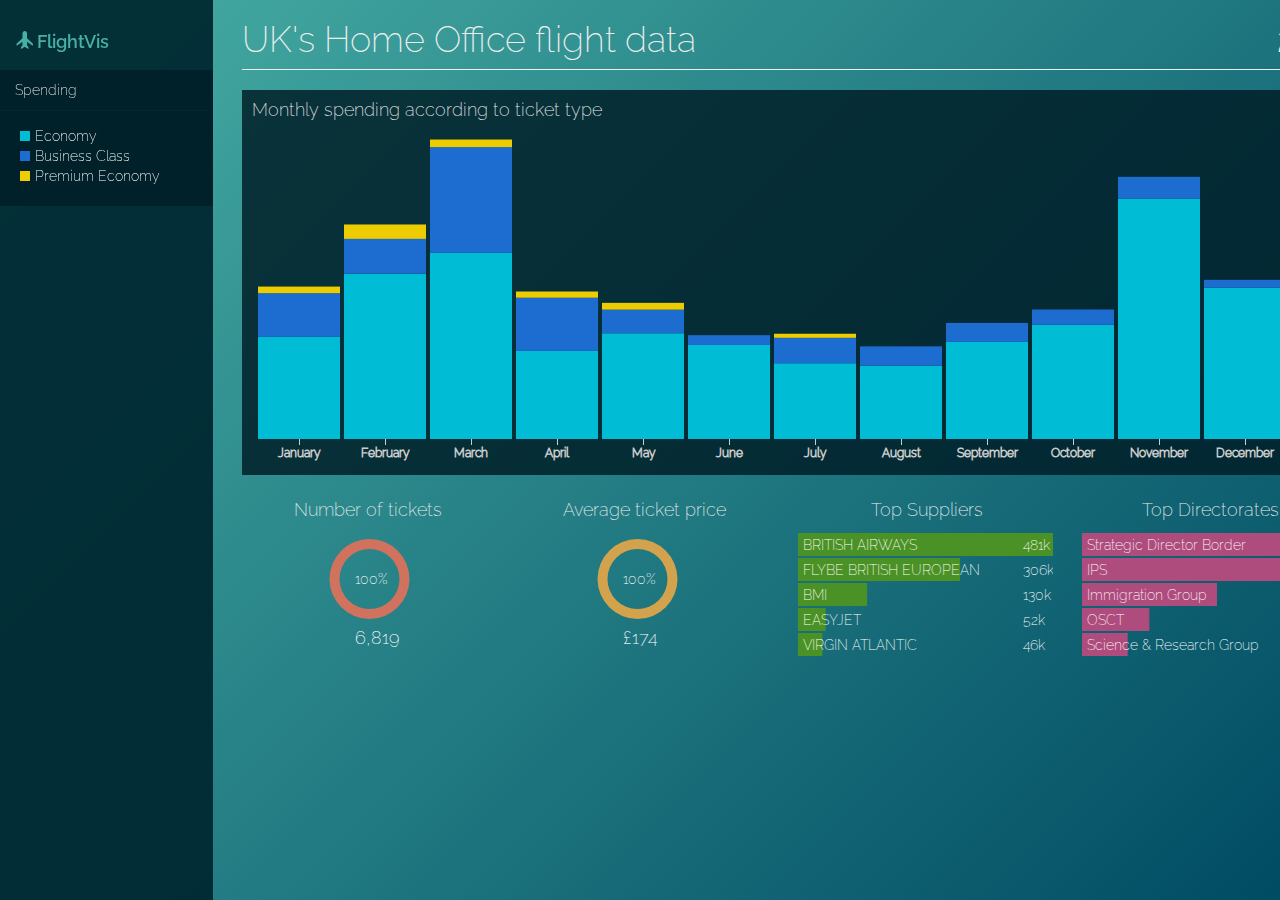
<file: home-office-flights/index.html>
<!DOCTYPE html>
<html lang="en">

<head>
	<meta charset="utf-8">
	<meta http-equiv="X-UA-Compatible" content="IE=edge">
	<meta name="viewport" content="width=device-width, initial-scale=1">

	<meta name="description" content="Visualizations for UK's Home Office flight data for 2011">
	<meta name="author" content="lucyia">

	<link rel="icon" href="favicon.ico">

	<title>Visualization of UK's Home Office flight data for 2011</title>

	<!-- CUSTOM STYLESHEET WITH ALL DEPENDENCIES -->
	<link href="styles.css" rel="stylesheet">

	<!-- ALL RESOURCES -->
	<script type="text/javascript" src="resources.js"></script>

	<!-- CUSTOM SCRIPTS - VIS, UI -->
	<script type="text/javascript" src="custom.js"></script>

	<!-- HTML5 shim and Respond.js for IE8 support of HTML5 elements and media queries -->
	<!--[if lt IE 9]>
		<script src="https://oss.maxcdn.com/html5shiv/3.7.2/html5shiv.min.js"></script>
		<script src="https://oss.maxcdn.com/respond/1.4.2/respond.min.js"></script>
	<![endif]-->

	<script>
		(function(i,s,o,g,r,a,m){i['GoogleAnalyticsObject']=r;i[r]=i[r]||function(){
		(i[r].q=i[r].q||[]).push(arguments)},i[r].l=1*new Date();a=s.createElement(o),
		m=s.getElementsByTagName(o)[0];a.async=1;a.src=g;m.parentNode.insertBefore(a,m)
		})(window,document,'script','https://www.google-analytics.com/analytics.js','ga');

		ga('create', 'UA-101230797-1', 'auto');
		ga('send', 'pageview');
	</script>
</head>

<body>
	<div class="container-custom">
		<div class="row">
			<nav class="col-lg-2 sidebar">
				<ul class="nav nav-sidebar">
					<li>
						<a class="navbar-brand" href="index.html"><span class="glyphicon glyphicon-plane" aria-hidden="true"></span>
							FlightVis</a>
					</li>
					<li class="active">
						<a href="index.html">Spending<span class="sr-only">(current)</span></a>
						<div id="spending-legend" class="legend"></div>
					</li>
				</ul>
			</nav>

			<div class="col-lg-10 col-lg-offset-2 content">

				<header>
					<h1 class="page-header">
						UK's Home Office flight data<span class="pull-right">2011</span>
					</h1>
				</header>

				<div class="row">
					<div class="col-lg-12 box box-8">
						<section>
							<div class="box-content">
								<h2>
									Monthly spending according to ticket type
								</h2>
								<div id="vis-spending"></div>
							</div>
						</section>
					</div>
					<!--
					<div class="col-lg-3 box box-8">
						<section>
							<div class="box-content">
								<h2>
									Distribution
								</h2>
								<div id="vis-distribution"></div>
							</div>
						</section>
					</div>
					-->
				</div>

				<div class="row">
					<div class="col-lg-3 box box-2">
						<div class="box-content box-transp">
							<h2 class="text-center">
								Number of tickets
							</h2>
							<div id="vis-ticket-num"></div>
						</div>
					</div>
					<div class="col-lg-3 box box-2">
						<div class="box-content box-transp">
							<h2 class="text-center">
								Average ticket price
							</h2>
							<div id="vis-ticket-avg"></div>
						</div>
					</div>
					<div class="col-lg-3 box box-2">
						<div class="box-content box-transp">
							<h2 class="text-center">
								Top Suppliers
							</h2>
							<div id="vis-top-sup"></div>
						</div>
					</div>
					<div class="col-lg-3 box box-2">
						<div class="box-content box-transp">
							<h2 class="text-center">
								Top Directorates
							</h2>
							<div id="vis-top-dir"></div>
						</div>
					</div>
				</div>

			</div>
		</div>
	</div>
</body>

</html>
</file>
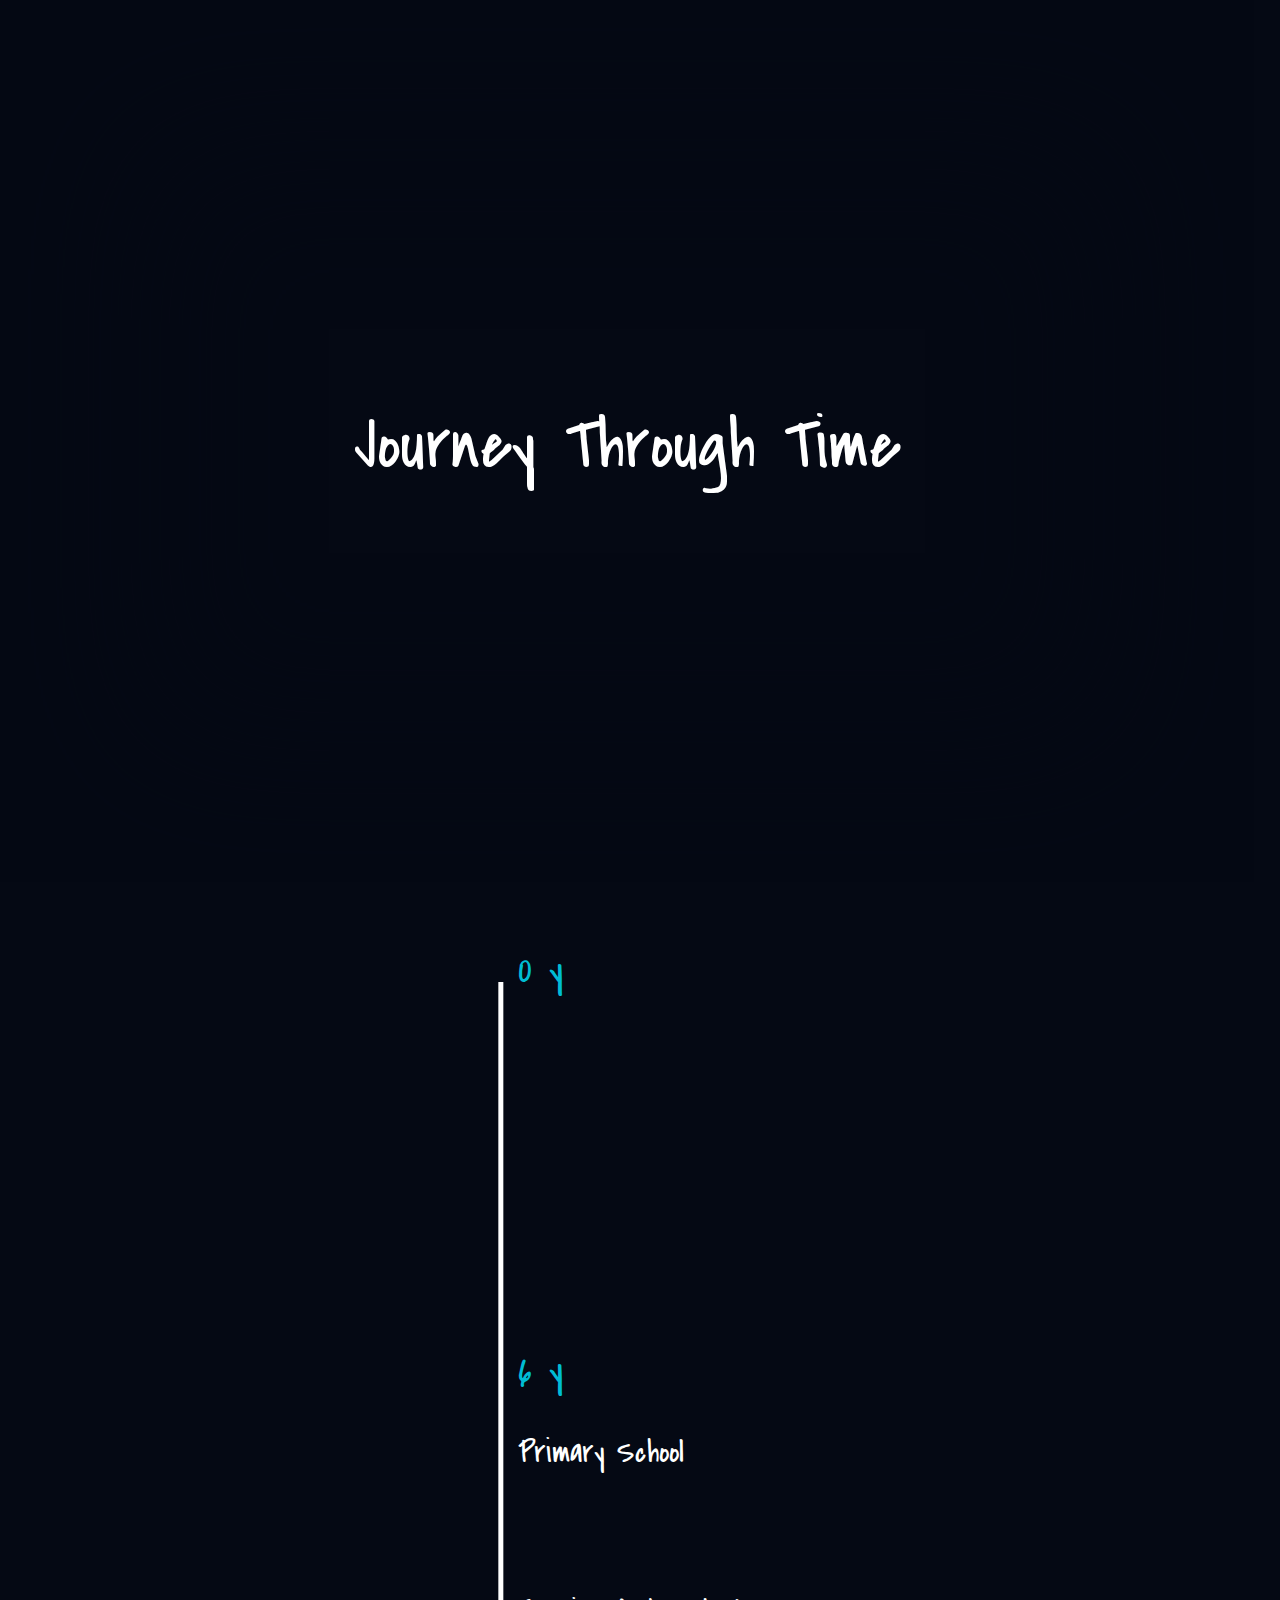
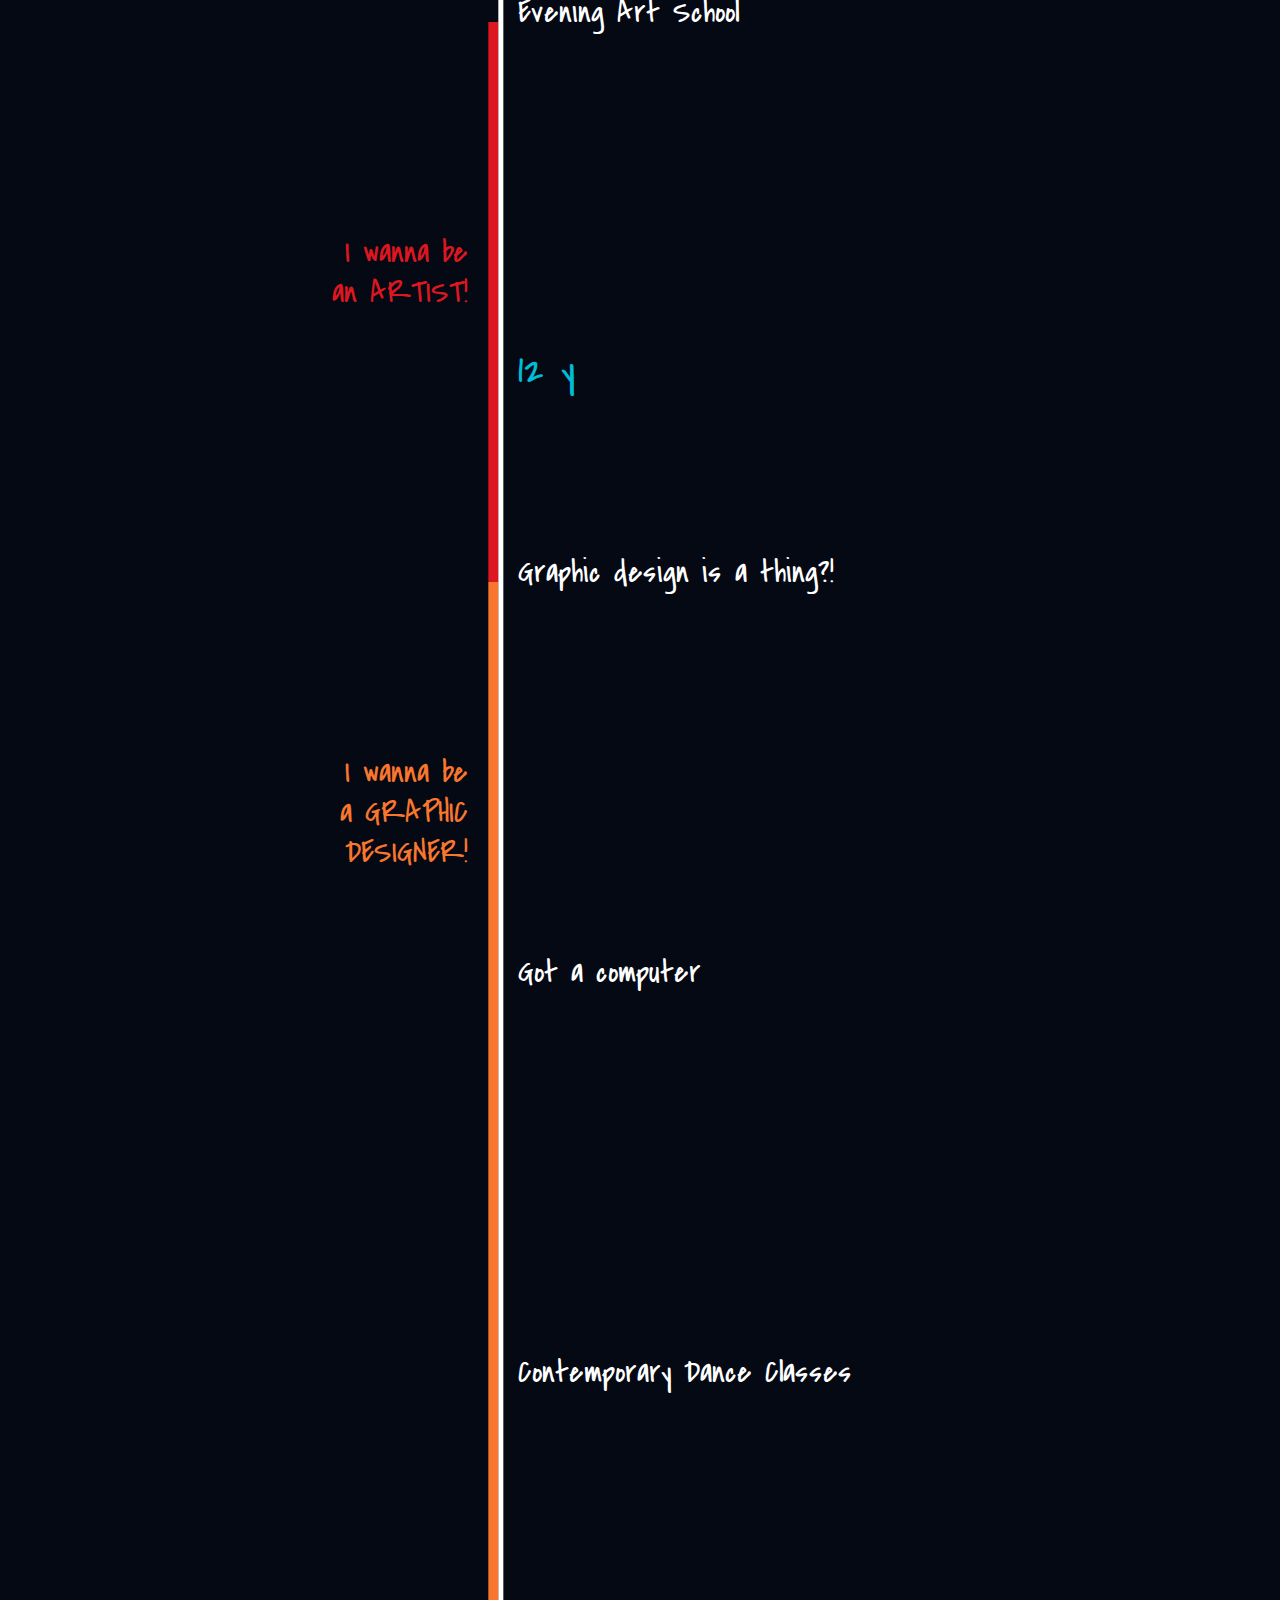
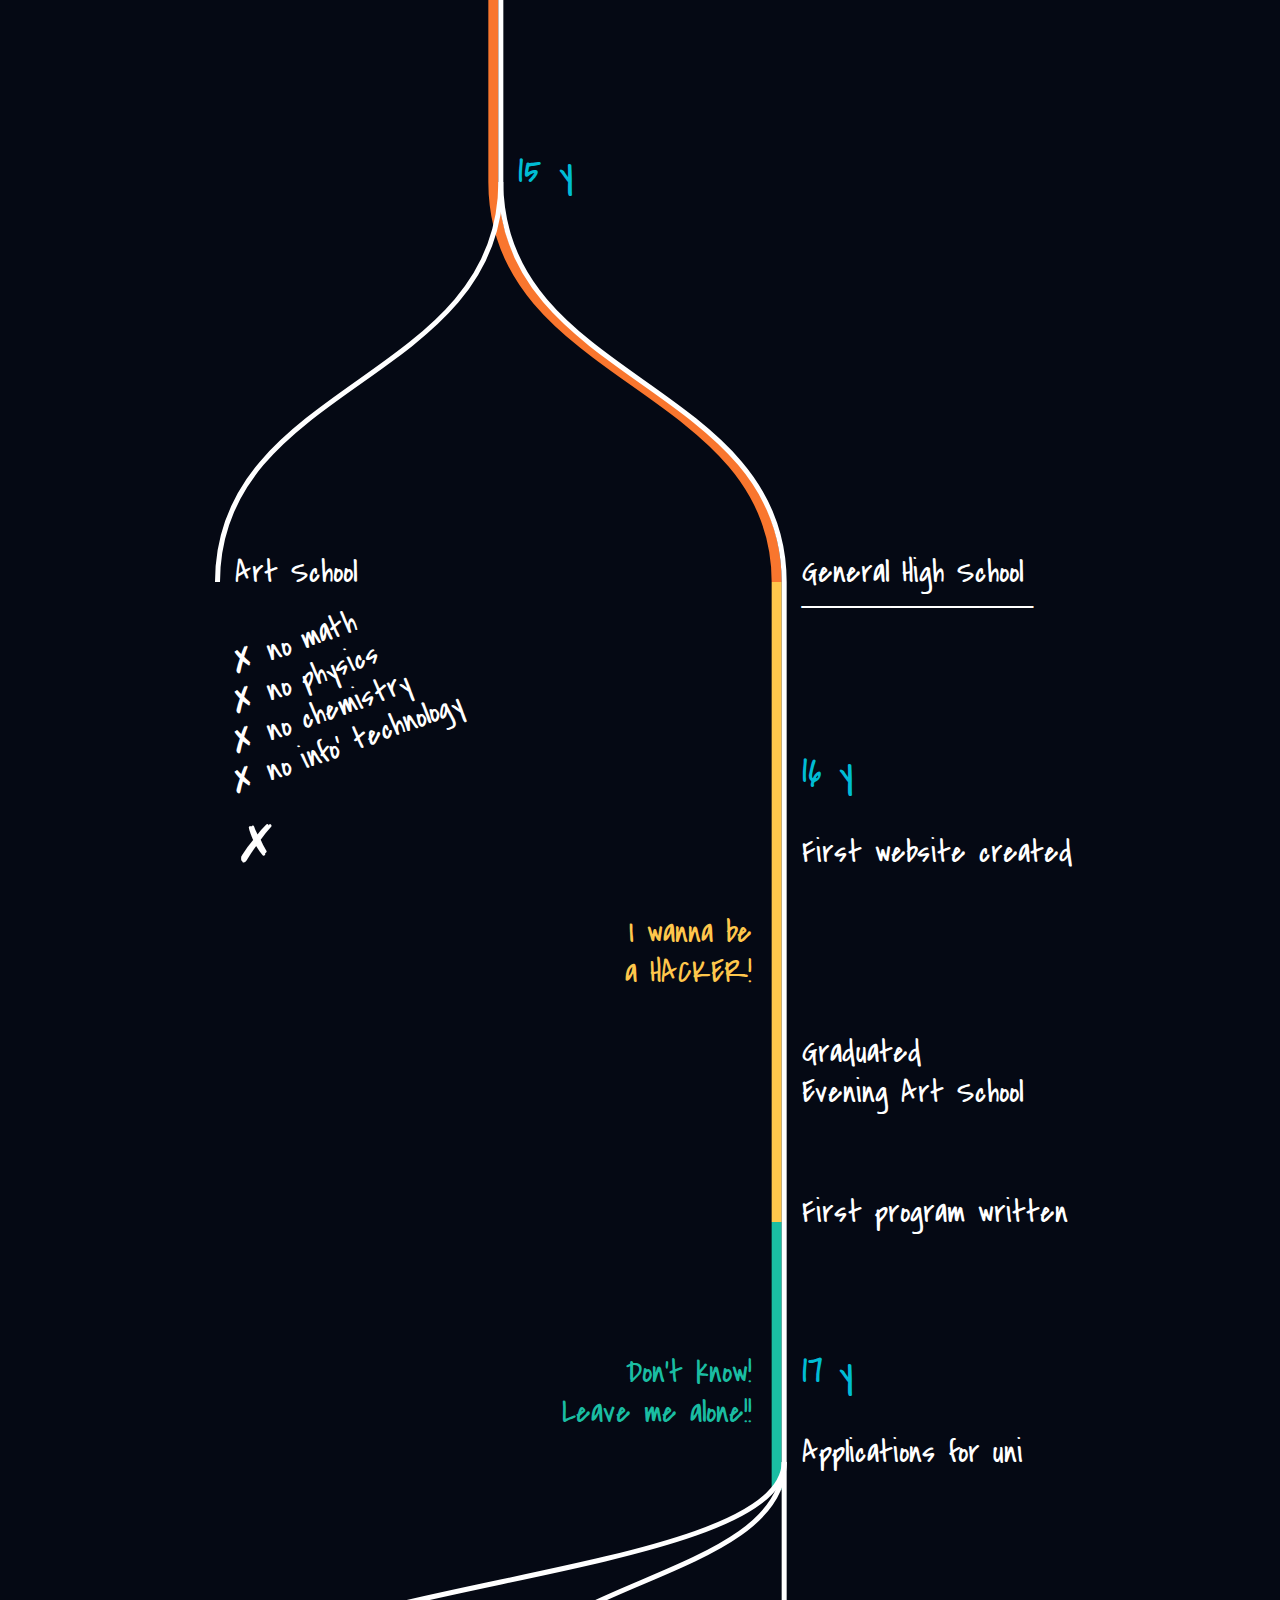
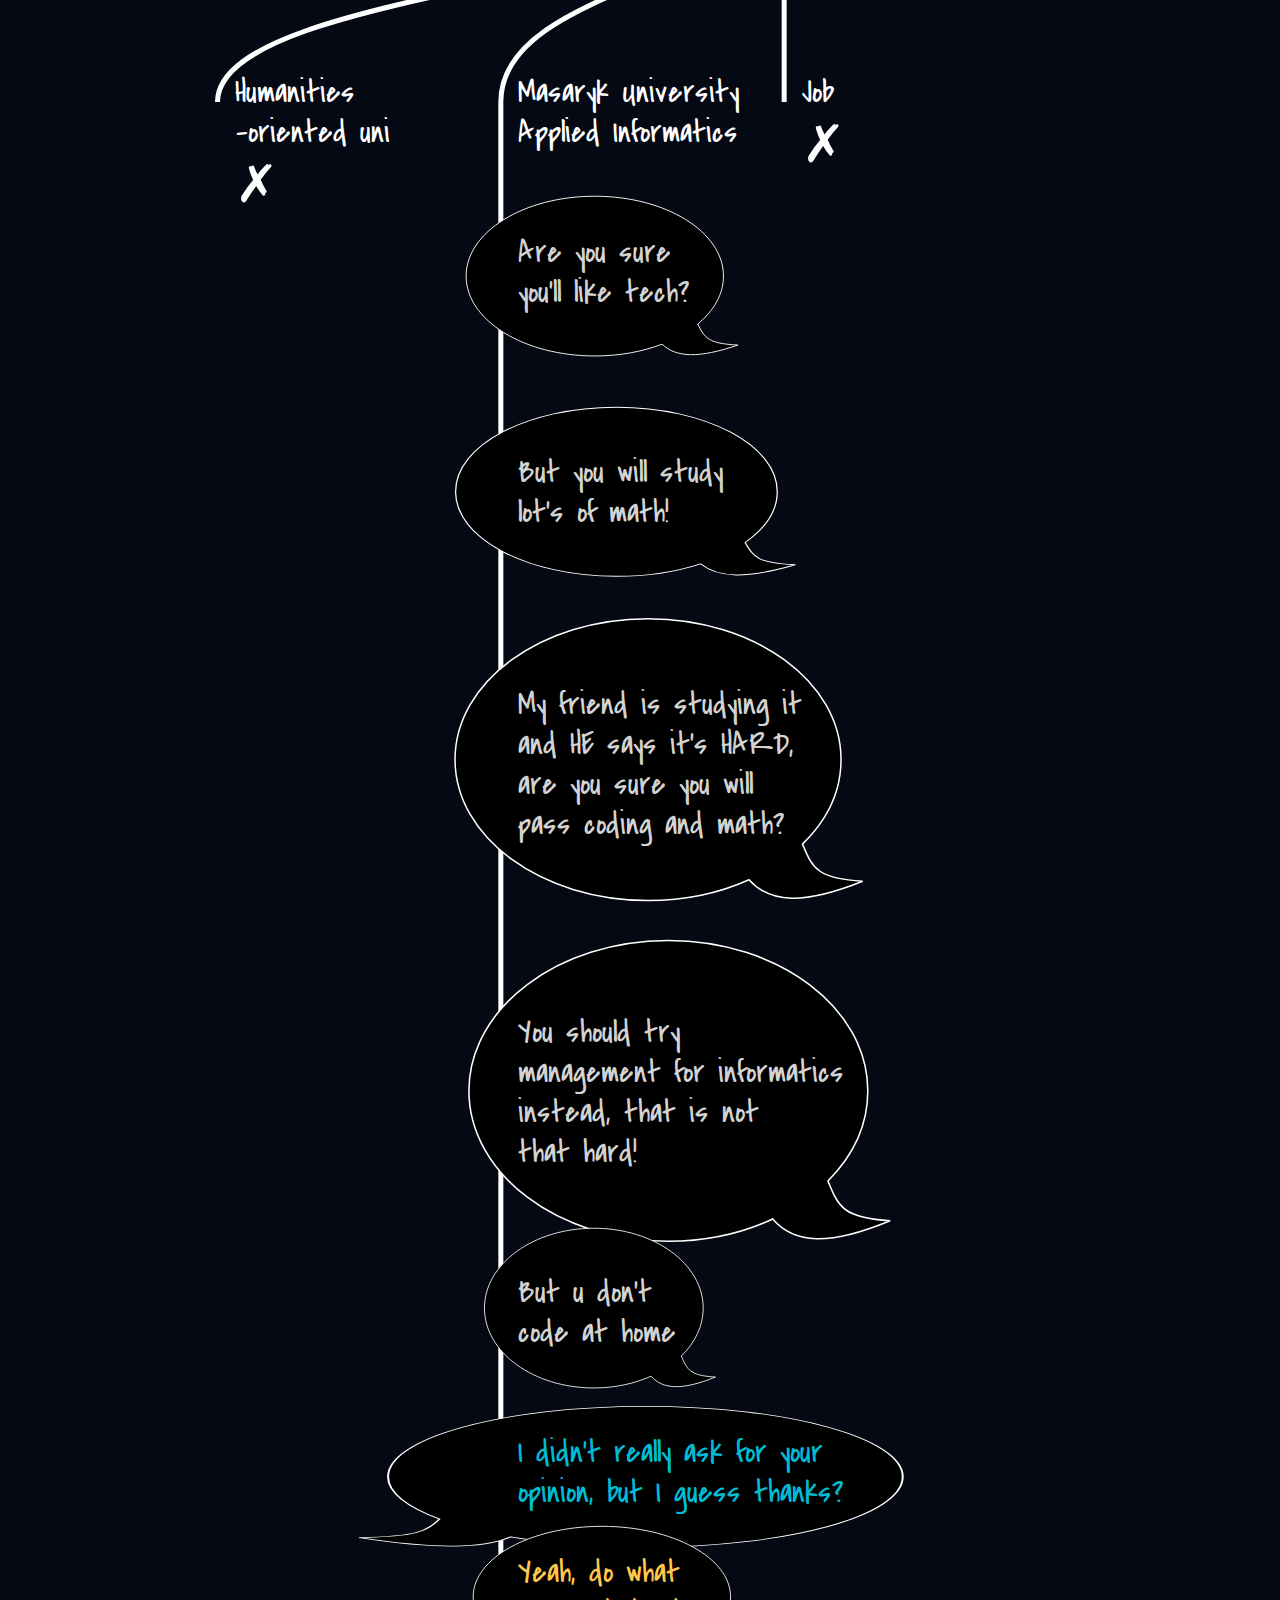
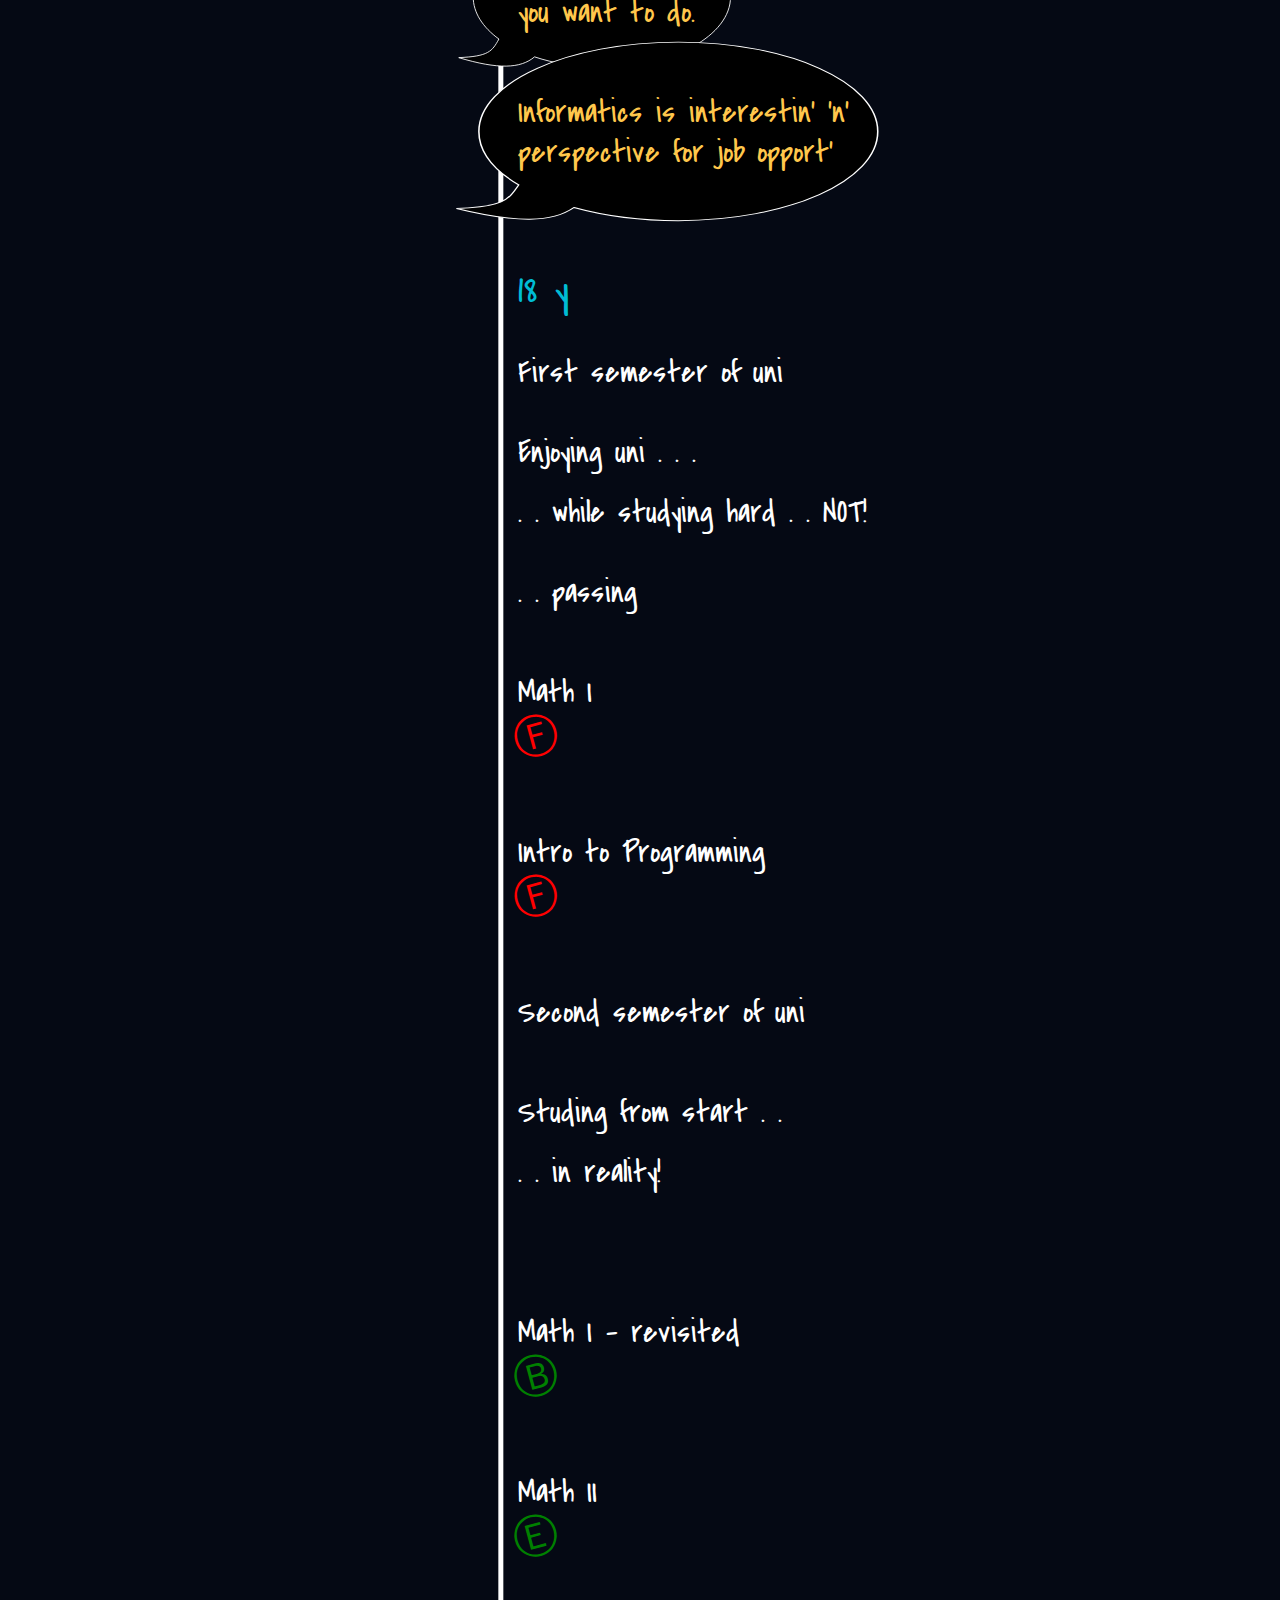
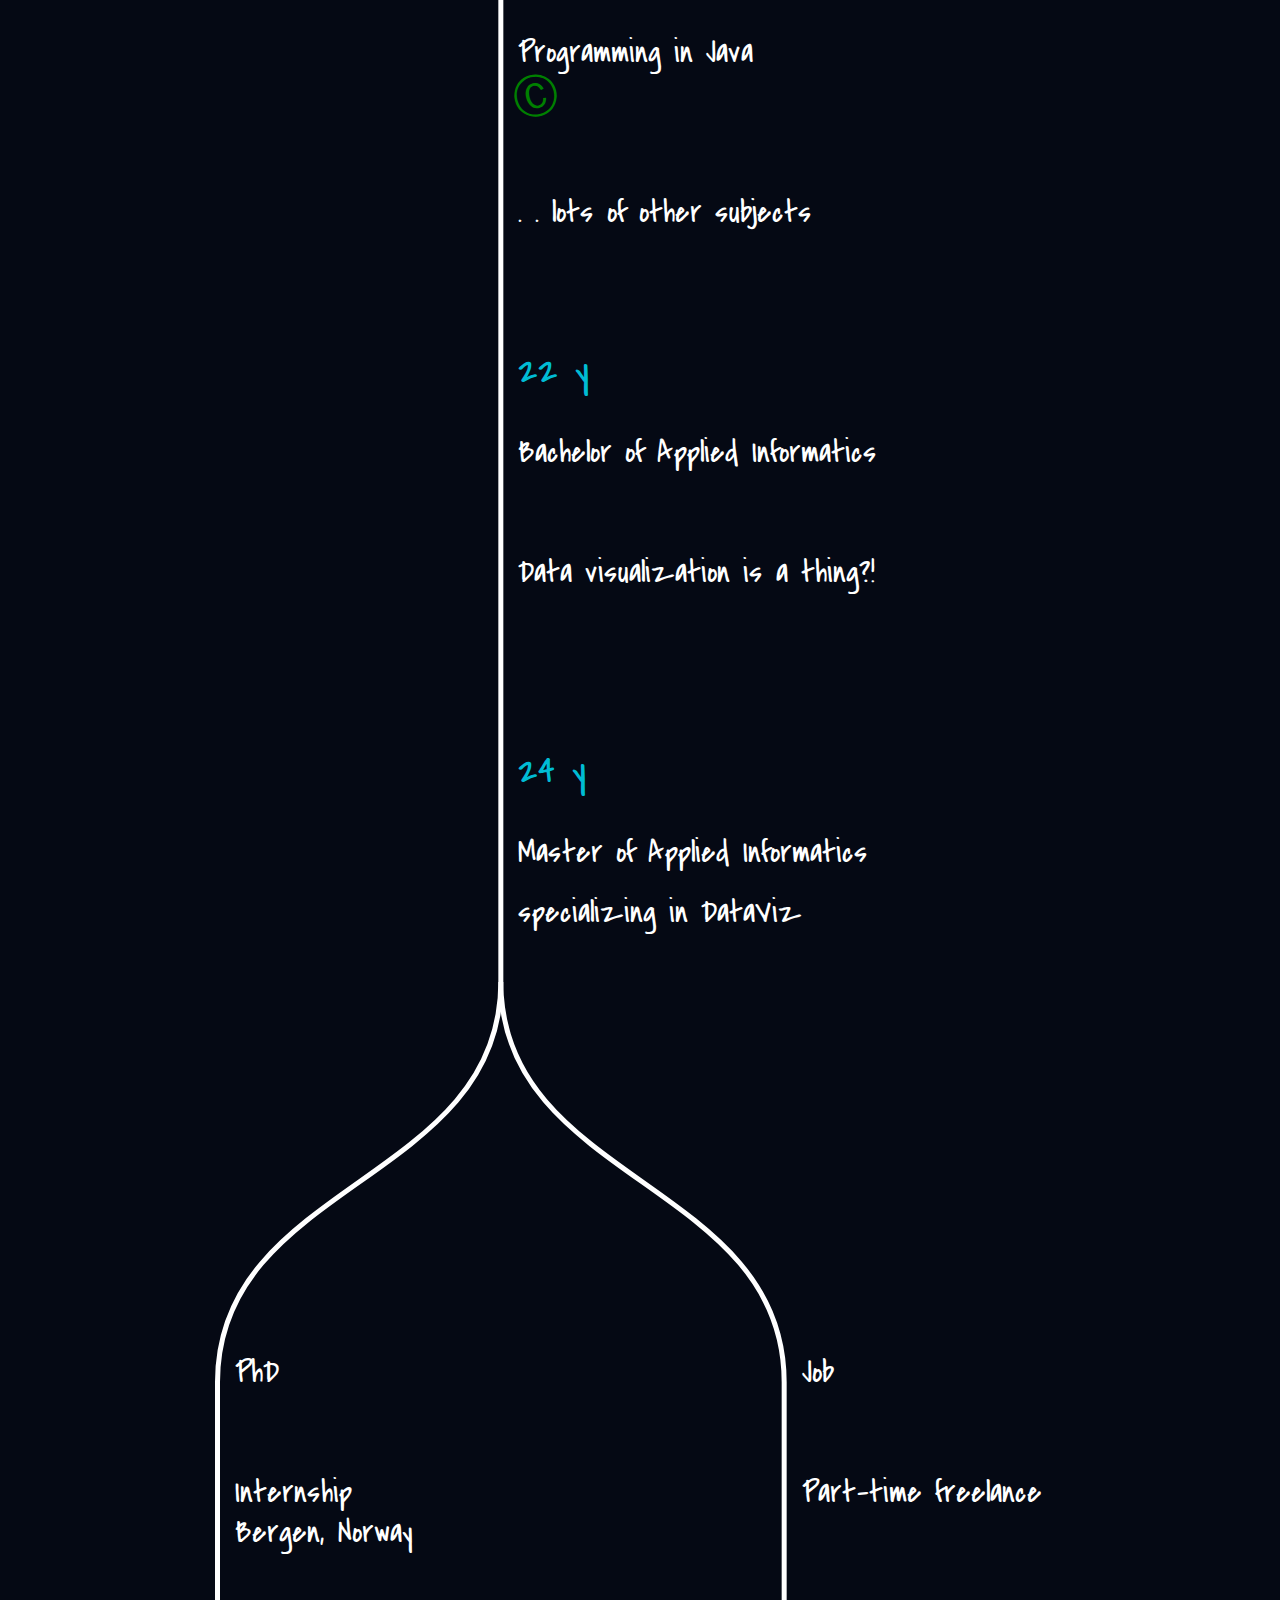
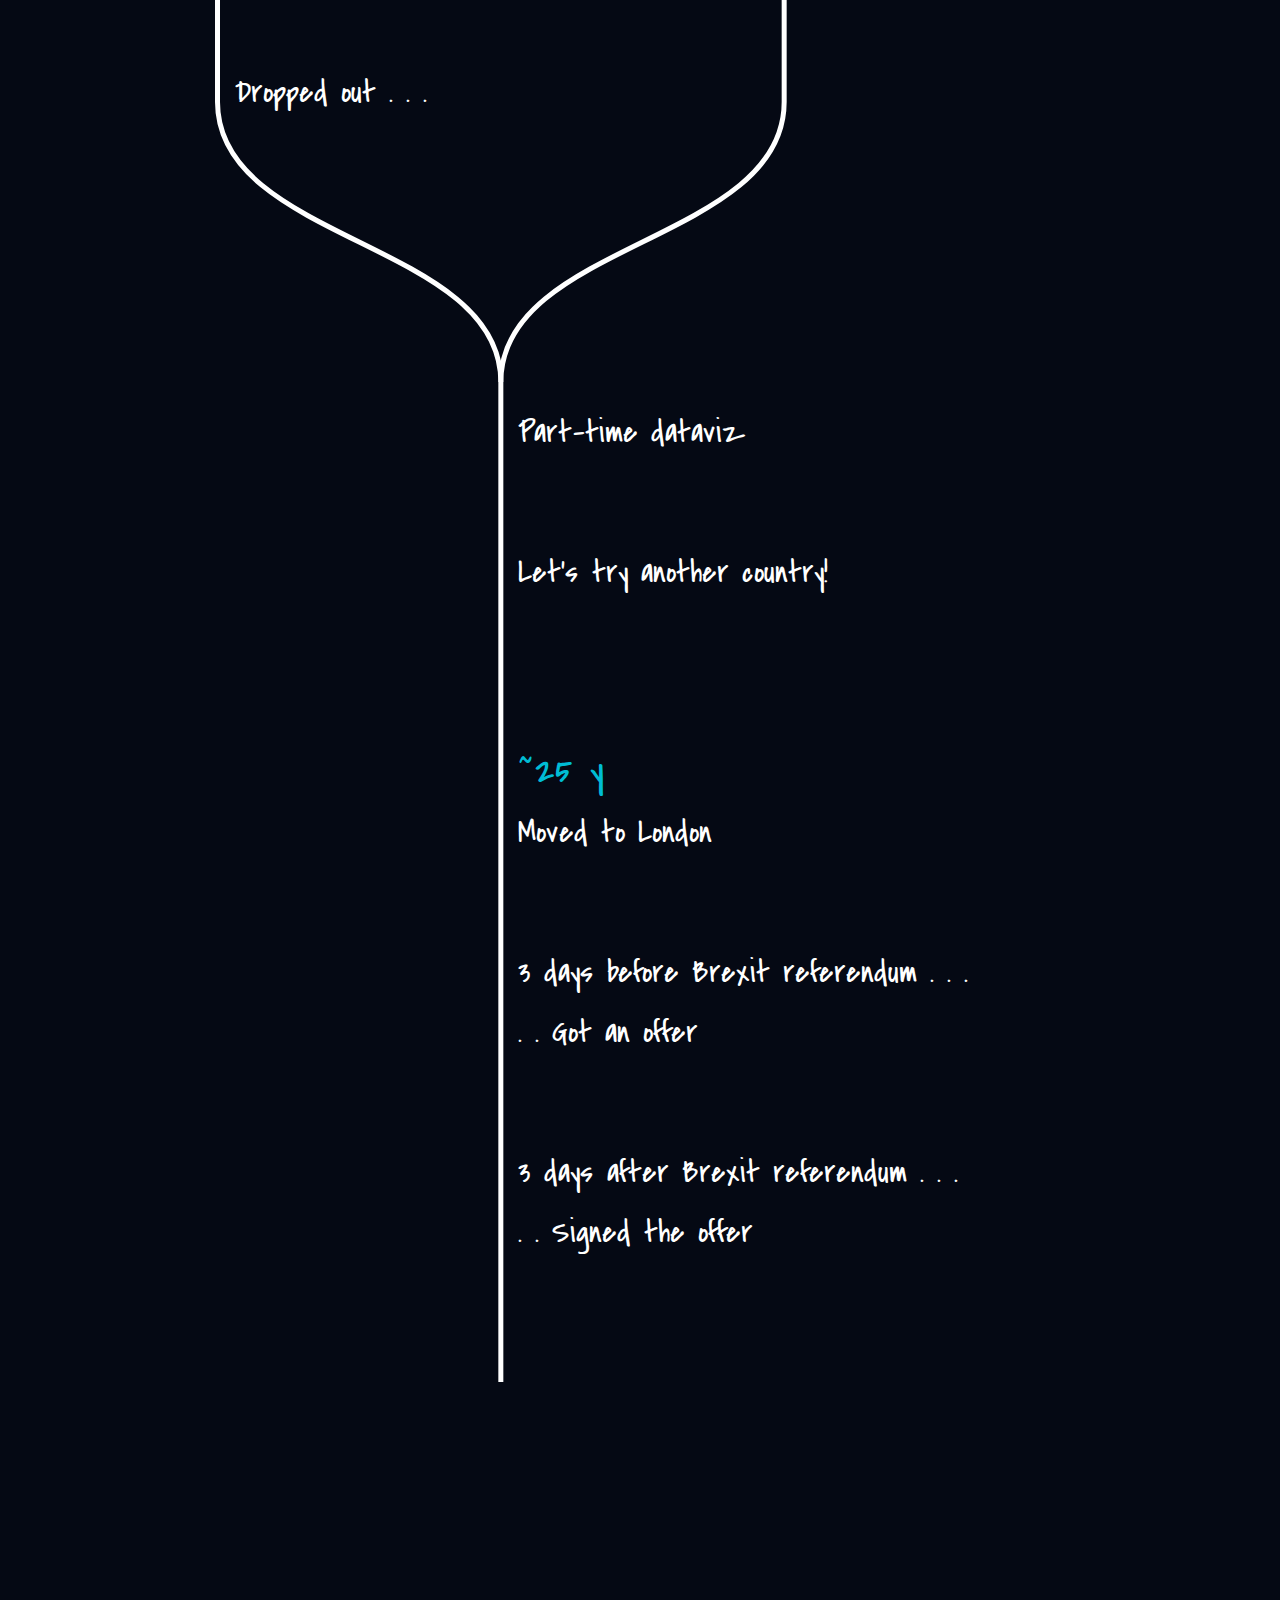
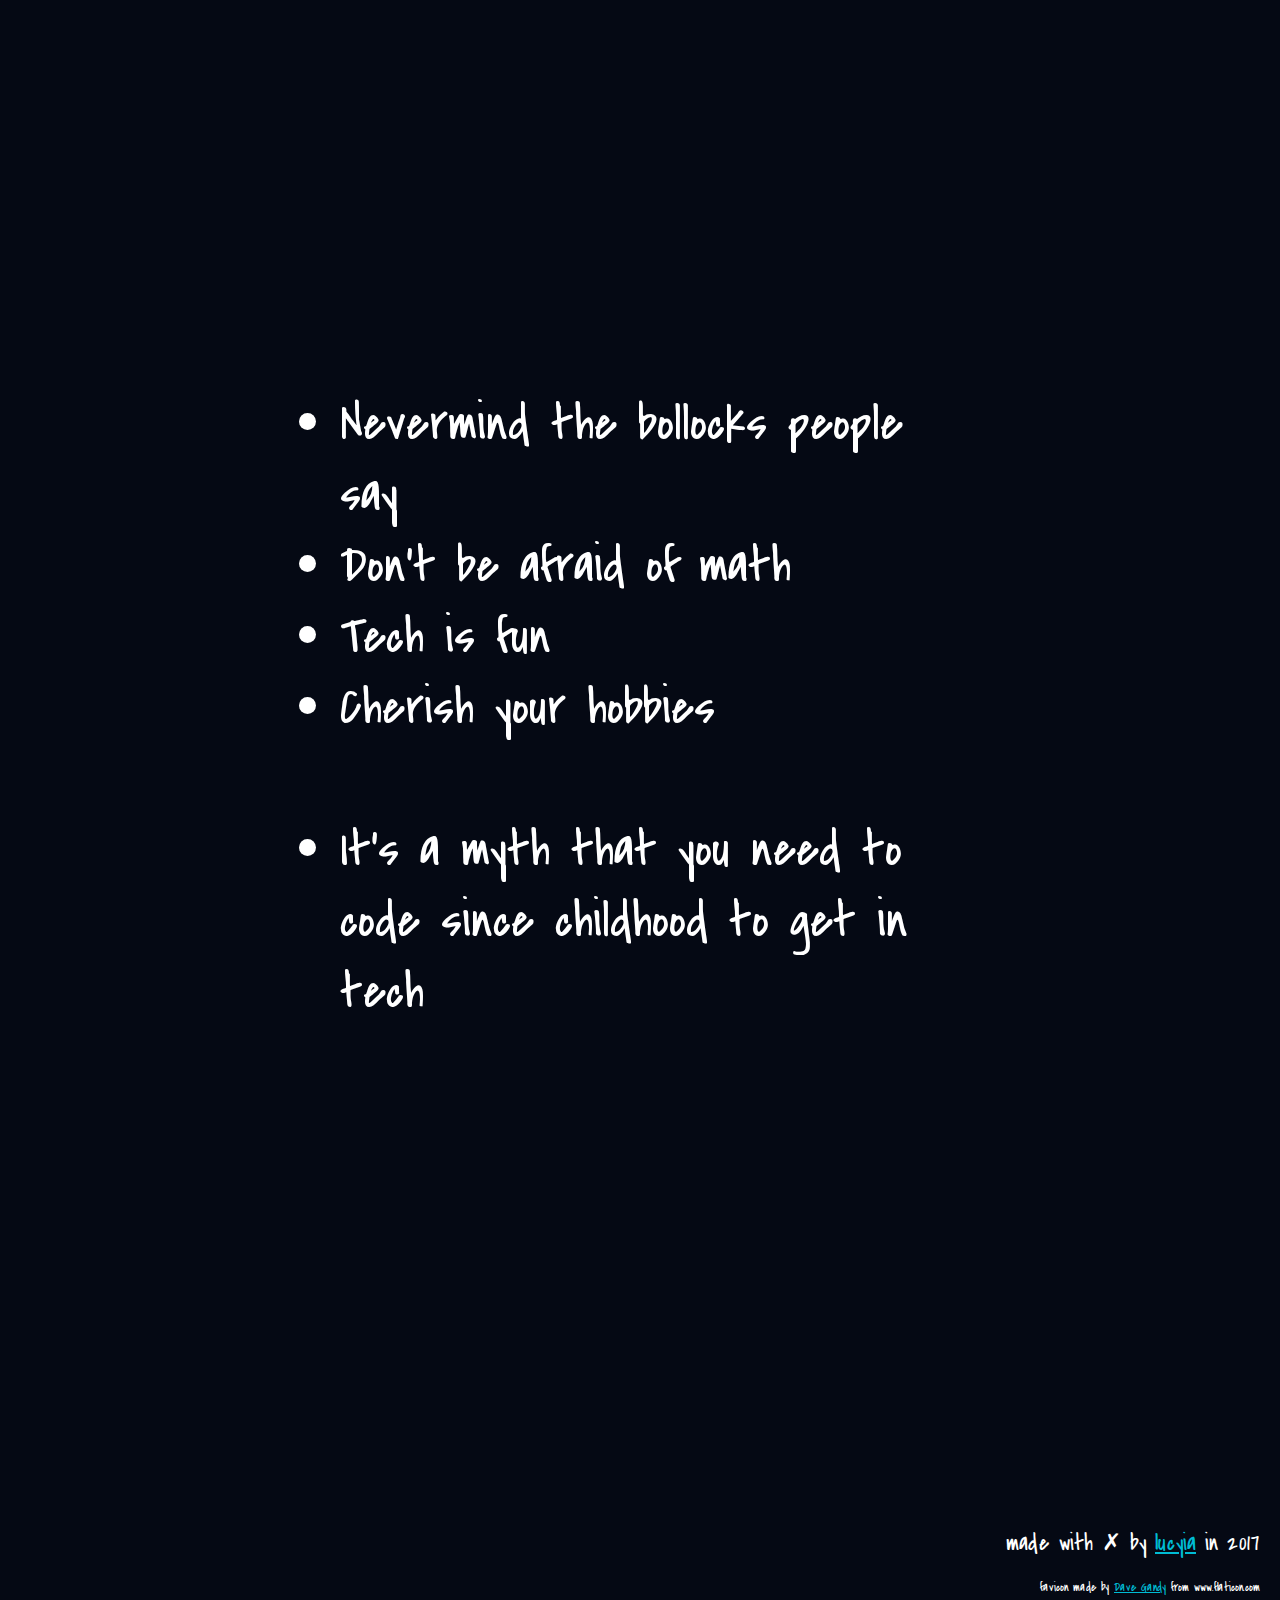
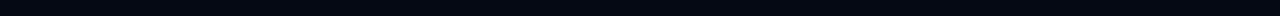
<file: journey-through-time/index.html>
<!DOCTYPE html>
<html lang='en'>
  <head>
    <meta charset='utf-8' />
    <meta http-equiv='X-UA-Compatible' content='IE=edge' />
    <meta name='viewport' content='width=device-width, initial-scale=1' />

    <link rel='icon' type='image/x-icon' href='favicon.png' />

    <link rel='stylesheet' type='text/css' href='style.css' />

    <link href='https://fonts.googleapis.com/css?family=Covered+By+Your+Grace' rel='stylesheet' />

    <title>Journey Through Time</title>

    <script>
      (function(i,s,o,g,r,a,m){i['GoogleAnalyticsObject']=r;i[r]=i[r]||function(){
      (i[r].q=i[r].q||[]).push(arguments)},i[r].l=1*new Date();a=s.createElement(o),
      m=s.getElementsByTagName(o)[0];a.async=1;a.src=g;m.parentNode.insertBefore(a,m)
      })(window,document,'script','https://www.google-analytics.com/analytics.js','ga');

      ga('create', 'UA-101230797-1', 'auto');
      ga('send', 'pageview');
    </script>

  </head>
  <body>
    <div class='header'>
      <div class='header__heading'>
        Journey Through Time
      </div>
    </div>

    <div id='wrapper'></div>

    <div class='summary'>
      <ul>
        <li>Nevermind the bollocks people say</li>
        <li>Don't be afraid of math</li>
        <li>Tech is fun</li>
        <li>Cherish your hobbies</li>
        <li style='color: transparent'></li>
        <li>It's a myth that you need to code since childhood to get in tech</li>
      </ul>
    </div>

    <div class='footer'>
      made with ✗ by <a href='www.lucyia.com' taget='_blank'>lucyia</a> in 2017
    </div>

    <div class='contribution'>
      favicon made by <a href='http://www.flaticon.com/authors/dave-gandy' target='_blank'>Dave Gandy</a>
      from www.flaticon.com
    </div>

    <script src='journey.min.js'></script>
  </body>
</html>
</file>
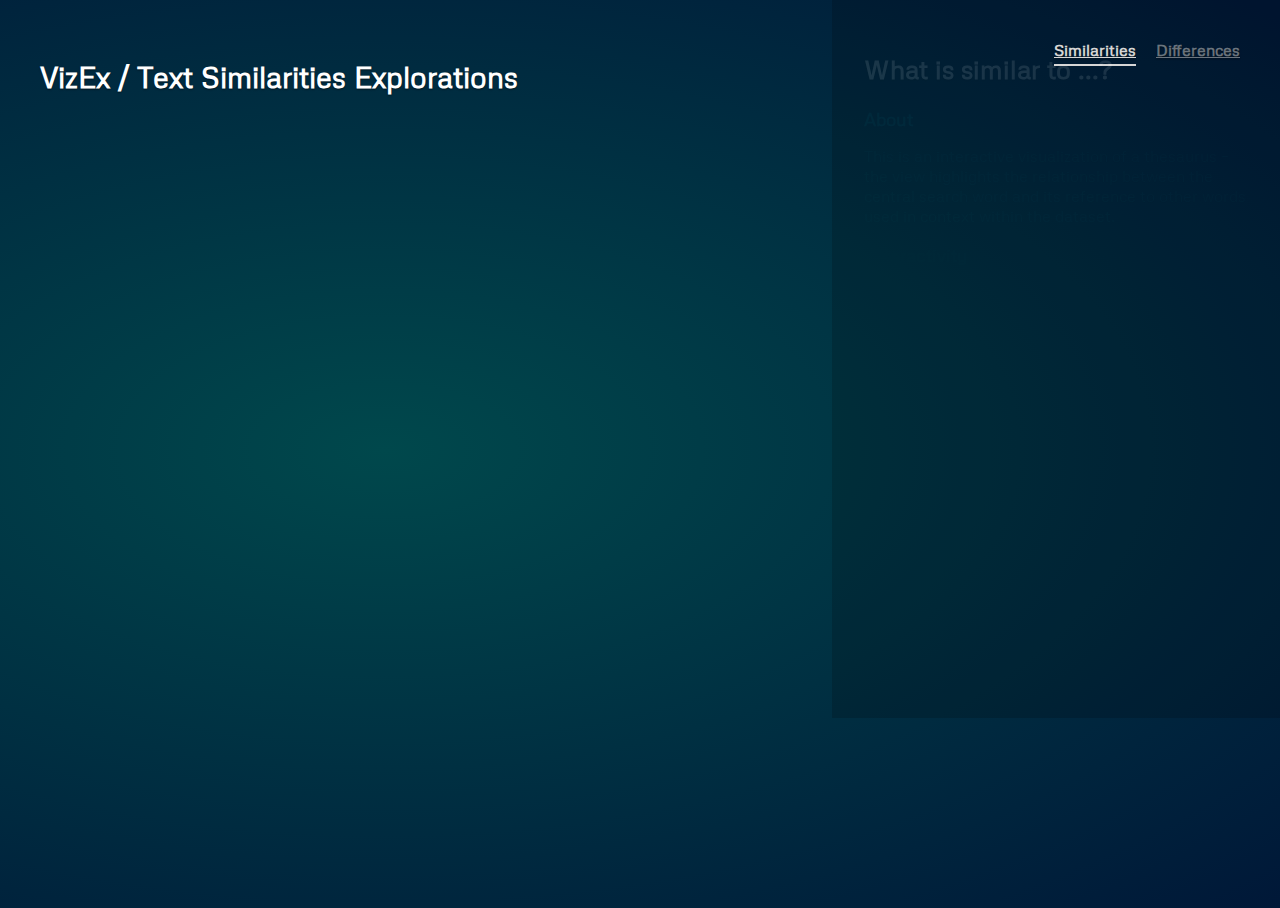
<file: viz-ex/index.html>
<!DOCTYPE html>
<html lang='en'>
  <head>
    <meta charset="utf-8">
    <meta http-equiv="X-UA-Compatible" content="IE=edge">
    <meta name="viewport" content="width=device-width, initial-scale=1, shrink-to-fit=no">

    <meta name="description" content="Interactive Data Visualization of Thesaurus automatically generated from SketchEngine">
    <meta name="keywords" lang="en" content="dataviz, interactive, data visualization, thesaurus, language, dictionary, natural language processing, d3, javascript, jquery">
    <meta name="author" content="Lucia Kocincova (lucyia)">

    <link rel="apple-touch-icon" sizes="180x180" href="./img/apple-touch-icon.png">
    <link rel="icon" type="image/png" sizes="32x32" href="./img/favicon-32x32.png">
    <link rel="icon" type="image/png" sizes="16x16" href="./img/favicon-16x16.png">
    <link rel="manifest" href="./img/manifest.json">
    <link rel="mask-icon" href="./img/safari-pinned-tab.svg" color="#5bbad5">
    <link rel="icon" href="./img/favicon.ico">
    <meta name="theme-color" content="#ffffff">

    <!-- Search Engine -->
    <meta name="description" content="Interactive Data Visualization of Thesaurus automatically generated from data">
    <meta name="image" content="./img/vizex_similarities.png">
    <!-- Schema.org for Google -->
    <meta itemprop="name" content="VizEx">
    <meta itemprop="description" content="Interactive Data Visualization of Thesaurus automatically generated from data">
    <meta itemprop="image" content="./img/vizex_similarities.png">
    <!-- Twitter -->
    <meta name="twitter:card" content="summary">
    <meta name="twitter:title" content="VizEx">
    <meta name="twitter:description" content="Interactive Data Visualization of Thesaurus automatically generated from data">
    <meta name="twitter:site" content="@_lucyia">
    <meta name="twitter:creator" content="@_lucyia">
    <meta name="twitter:image:src" content="./img/vizex_similarities.png">
    <!-- Open Graph general (Facebook, Pinterest & Google+) -->
    <meta name="og:title" content="VizEx">
    <meta name="og:description" content="Interactive Data Visualization of Thesaurus automatically generated from data">
    <meta name="og:image" content="./img/vizex_similarities.png">
    <meta name="og:url" content="http://lucyia.github.io/words-viz/">
    <meta name="og:site_name" content="VizEx">
    <meta name="og:type" content="website">

    <link rel="stylesheet" href="//fonts.googleapis.com/css?family=Metrophobic">
    <link rel="stylesheet" href="//maxcdn.bootstrapcdn.com/bootstrap/4.0.0-alpha.6/css/bootstrap.min.css" integrity="sha384-rwoIResjU2yc3z8GV/NPeZWAv56rSmLldC3R/AZzGRnGxQQKnKkoFVhFQhNUwEyJ" crossorigin="anonymous">
    <link rel="stylesheet" href="//rawgithub.com/Caged/d3-tip/master/examples/example-styles.css">
    <link rel="stylesheet" href="./style.css">

    <title>DataViz Words</title>

  </head>
  <body>

    <div class="masthead clearfix menu">
      <div class="inner">
        <h1 class="masthead-brand">VizEx / Text Similarities Explorations</h1>
        <nav class="nav nav-masthead">
          <a class="nav-link active" href="./index.html">Similarities</a>
          <a class="nav-link" href="./diff.html">Differences</a>
        </nav>
      </div>
    </div>

    <div class="container-fluid">

      <div class="row align-items-center">

          <div class="col-md-12 col-lg-8 col-viz">
            <div id="viz-wrapper"></div>
            <div id="word-input-wrapper" class="word-input-wrapper form-group row">
              <input class="form-control word-input" type="text" id="word-input">
            </div>
            <button id="button-close" type="button" class="close button-word button-word-close" aria-label="Close">
              <span aria-hidden="true">&times;</span>
            </button>
            <button id="button-check" type="button" class="check button-word button-word-check" aria-label="Submit">
              <span aria-hidden="true">✔</span>
            </button>
            <div class='notification'></div>
            <div id="loading">
              <svg width="300" height="300">
                <circle class="loading__circle" cx="150" cy="150" r="1" fill="none" stroke="rgb(50, 200, 200)" stroke-width="10"></circle>
              </svg>
            </div>
          </div>

          <div class="col-md-12 col-lg-4 col-info">
            <div class="inner info info-about">
              <div class="heading">
                <h2 class="info-intro-animate">What is similar to ...?</h2>
              </div>

              <div class="about">
                <h3 class="info-intro-animate">About</h3>
                <p class="info-intro-animate">
                  This is an interactive visualization of a thesaurus – the view highlights the relationship
                  between the central search word and its reference to other words used in context within the dataset.
                </p>
              </div>

              <div class="visual">
                <h3 class="info-intro-animate">Interactivity</h3>
                <p class="info-intro-animate">
                  A query word is in the middle of the visualisation, around which are words that have either a
                  relationship or are used in context with the query word.
                  The closer the word is to the center, the closer the relationship/context it has to the query word.
                  The size of the circle and the text has a direct correlation to how
                  frequently the word can be found in the dataset. You can see a detailed explanation by
                  hovering over the words or by clicking on the circles surrounding the words.
                </p>
                <p class="info-intro-animate">
                  To change the query, i.e. a word, you can either click on a surrounding word or enter a new query
                  word into search field. Simply click on the word and a type field will appear, enabling you
                  to enter a new query word.
                </p>
              </div>

              <div class="data">
                <h3 class="info-intro-animate">Data</h3>
                <p class="info-intro-animate">
                  The thesaurus was automatically generated based on algorithms that look for words which appear
                  in contexts to the query word using corpus analysis
                  tool <a href="//sketchengine.co.uk/" target="_blank">SketchEngine</a>.
                </p>
                <p class="info-intro-animate">
                  The underlying data was taken from
                  <a href="//acl-arc.comp.nus.edu.sg/" target="_blank">ACL Anthology Reference Corpus</a>,
                  a collection of scientific papers about Computational Linguistics.
                </p>
              </div>

              <div class="author">
                <p class="info-intro-animate">Made with ✗ by <a href='//www.lucyia.com' target='_blank'>lucyia</a>
                  in 2017.</p>
              </div>
            </div>

            <div class="inner info info-legend">
              <h3 class="info-intro-animate">Key</h3>
              <img src="legend.svg" alt="legend" class="info-intro-animate" />
            </div>

        </div>
      </div>
    </div>

    <script src="./words-viz.min.js"></script>
    <!-- <script type="text/javascript" src="//s7.addthis.com/js/300/addthis_widget.js#pubid=ra-59922d2ac9328f7d"></script> -->
  </body>
</html>
</file>
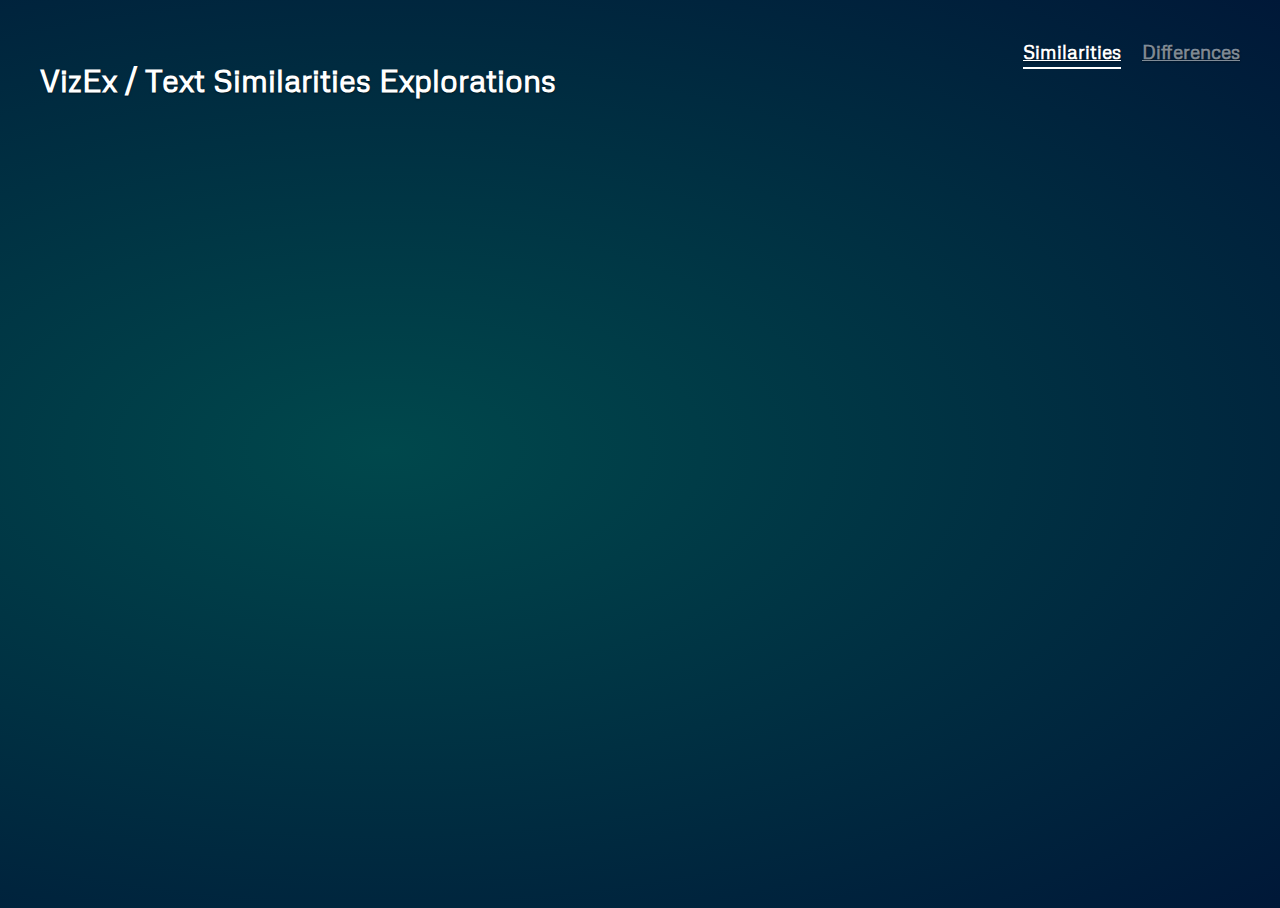
<file: vizex/index.html>
<!DOCTYPE html>
<html lang='en'>
  <head>
    <meta charset="utf-8">
    <meta http-equiv="X-UA-Compatible" content="IE=edge">
    <meta name="viewport" content="width=device-width, initial-scale=1, shrink-to-fit=no">

    <meta name="description" content="Interactive Data Visualization of Thesaurus automatically generated from SketchEngine">
    <meta name="keywords" lang="en" content="dataviz, interactive, data visualization, thesaurus, language, dictionary, natural language processing, d3, javascript, jquery">
    <meta name="author" content="Lucia Kocincova (lucyia)">

    <link rel="apple-touch-icon" sizes="180x180" href="./img/apple-touch-icon.png">
    <link rel="icon" type="image/png" sizes="32x32" href="./img/favicon-32x32.png">
    <link rel="icon" type="image/png" sizes="16x16" href="./img/favicon-16x16.png">
    <link rel="manifest" href="./img/manifest.json">
    <link rel="mask-icon" href="./img/safari-pinned-tab.svg" color="#5bbad5">
    <link rel="icon" href="./img/favicon.ico">
    <meta name="theme-color" content="#ffffff">

    <!-- Search Engine -->
    <meta name="description" content="Interactive Data Visualization of Thesaurus automatically generated from data">
    <meta name="image" content="./img/vizex_similarities.png">
    <!-- Schema.org for Google -->
    <meta itemprop="name" content="VizEx">
    <meta itemprop="description" content="Interactive Data Visualization of Thesaurus automatically generated from data">
    <meta itemprop="image" content="./img/vizex_similarities.png">
    <!-- Twitter -->
    <meta name="twitter:card" content="summary">
    <meta name="twitter:title" content="VizEx">
    <meta name="twitter:description" content="Interactive Data Visualization of Thesaurus automatically generated from data">
    <meta name="twitter:site" content="@_lucyia">
    <meta name="twitter:creator" content="@_lucyia">
    <meta name="twitter:image:src" content="./img/vizex_similarities.png">
    <!-- Open Graph general (Facebook, Pinterest & Google+) -->
    <meta name="og:title" content="VizEx">
    <meta name="og:description" content="Interactive Data Visualization of Thesaurus automatically generated from data">
    <meta name="og:image" content="./img/vizex_similarities.png">
    <meta name="og:url" content="http://lucyia.github.io/words-viz/">
    <meta name="og:site_name" content="VizEx">
    <meta name="og:type" content="website">

    <link rel="stylesheet" href="//fonts.googleapis.com/css?family=Metrophobic">
    <link rel="stylesheet" href="//maxcdn.bootstrapcdn.com/bootstrap/4.0.0-alpha.6/css/bootstrap.min.css" integrity="sha384-rwoIResjU2yc3z8GV/NPeZWAv56rSmLldC3R/AZzGRnGxQQKnKkoFVhFQhNUwEyJ" crossorigin="anonymous">
    <link rel="stylesheet" href="//rawgithub.com/Caged/d3-tip/master/examples/example-styles.css">
    <link rel="stylesheet" href="./style.css">

    <title>VizEx - Similarities</title>

    <script>
      (function(i,s,o,g,r,a,m){i['GoogleAnalyticsObject']=r;i[r]=i[r]||function(){
      (i[r].q=i[r].q||[]).push(arguments)},i[r].l=1*new Date();a=s.createElement(o),
      m=s.getElementsByTagName(o)[0];a.async=1;a.src=g;m.parentNode.insertBefore(a,m)
      })(window,document,'script','https://www.google-analytics.com/analytics.js','ga');

      ga('create', 'UA-101230797-1', 'auto');
      ga('send', 'pageview');
    </script>

  </head>
  <body>

    <div class="masthead clearfix menu">
      <div class="inner">
        <h1 class="masthead-brand">VizEx / Text Similarities Explorations</h1>
        <nav class="nav nav-masthead">
          <a class="nav-link active" href="./index.html">Similarities</a>
          <a class="nav-link" href="./diff.html">Differences</a>
        </nav>
      </div>
    </div>

    <div class="container-fluid">

      <div class="row align-items-center">

          <div class="col-md-12 col-lg-8 col-viz">
            <div id="viz-wrapper"></div>
            <div id="word-input-wrapper" class="word-input-wrapper form-group row">
              <input class="form-control word-input" type="text" id="word-input">
            </div>
            <button id="button-close" type="button" class="close button-word button-word-close" aria-label="Close">
              <span aria-hidden="true">&times;</span>
            </button>
            <button id="button-check" type="button" class="check button-word button-word-check" aria-label="Submit">
              <span aria-hidden="true">✔</span>
            </button>
            <div class='notification'></div>
            <div id="loading">
              <svg width="300" height="300">
                <circle class="loading__circle" cx="150" cy="150" r="1" fill="none" stroke="rgb(50, 200, 200)" stroke-width="10"></circle>
              </svg>
            </div>
          </div>

          <div class="col-md-12 col-lg-4 col-info">
            <div class="inner info info-about">
              <div class="heading">
                <h2 class="info-intro-animate">What is similar to ...?</h2>
              </div>

              <div class="about">
                <h3 class="info-intro-animate">About</h3>
                <p class="info-intro-animate">
                  This is an interactive visualization of a thesaurus – the view highlights the relationship
                  between the central search word and its reference to other words used in context within the dataset.
                </p>
              </div>
            </div>

            <div class="inner info info-about">
              <h3 class="info-intro-animate">Key</h3>
              <img src="legend.svg" alt="legend" class="info-intro-animate" />
            </div>

            <div class="inner info info-about">
              <div class="visual">
                <h3 class="info-intro-animate">Interactivity</h3>
                <p class="info-intro-animate">
                  A query word is in the middle of the visualisation, around which are words that have either a
                  relationship or are used in context with the query word.
                  The closer the word is to the center, the closer the relationship/context it has to the query word.
                  The size of the circle and the text has a direct correlation to how
                  frequently the word can be found in the dataset. You can see a detailed explanation by
                  hovering over the words or by clicking on the circles surrounding the words.
                </p>
                <p class="info-intro-animate">
                  To change the query, i.e. a word, you can either click on a surrounding word or enter a new query
                  word into search field. Simply click on the word and a type field will appear, enabling you
                  to enter a new query word.
                </p>
              </div>

              <div class="data">
                <h3 class="info-intro-animate">Data</h3>
                <p class="info-intro-animate">
                  The thesaurus was automatically generated based on algorithms that look for words which appear
                  in contexts to the query word using corpus analysis
                  tool <a href="//sketchengine.co.uk/" target="_blank">SketchEngine</a>.
                </p>
                <p class="info-intro-animate">
                  The underlying data was taken from
                  <a href="//acl-arc.comp.nus.edu.sg/" target="_blank">ACL Anthology Reference Corpus</a>,
                  a collection of scientific papers about Computational Linguistics.
                </p>
              </div>

              <div class="author">
                <p class="info-intro-animate">Made with ✗ by <a href='http://www.lucyia.com' target='_blank'>lucyia</a>
                  in 2017.</p>
              </div>
            </div>
        </div>
      </div>
    </div>

    <script src="./words-viz.min.js"></script>
    <!-- <script type="text/javascript" src="//s7.addthis.com/js/300/addthis_widget.js#pubid=ra-59922d2ac9328f7d"></script> -->
  </body>
</html>
</file>
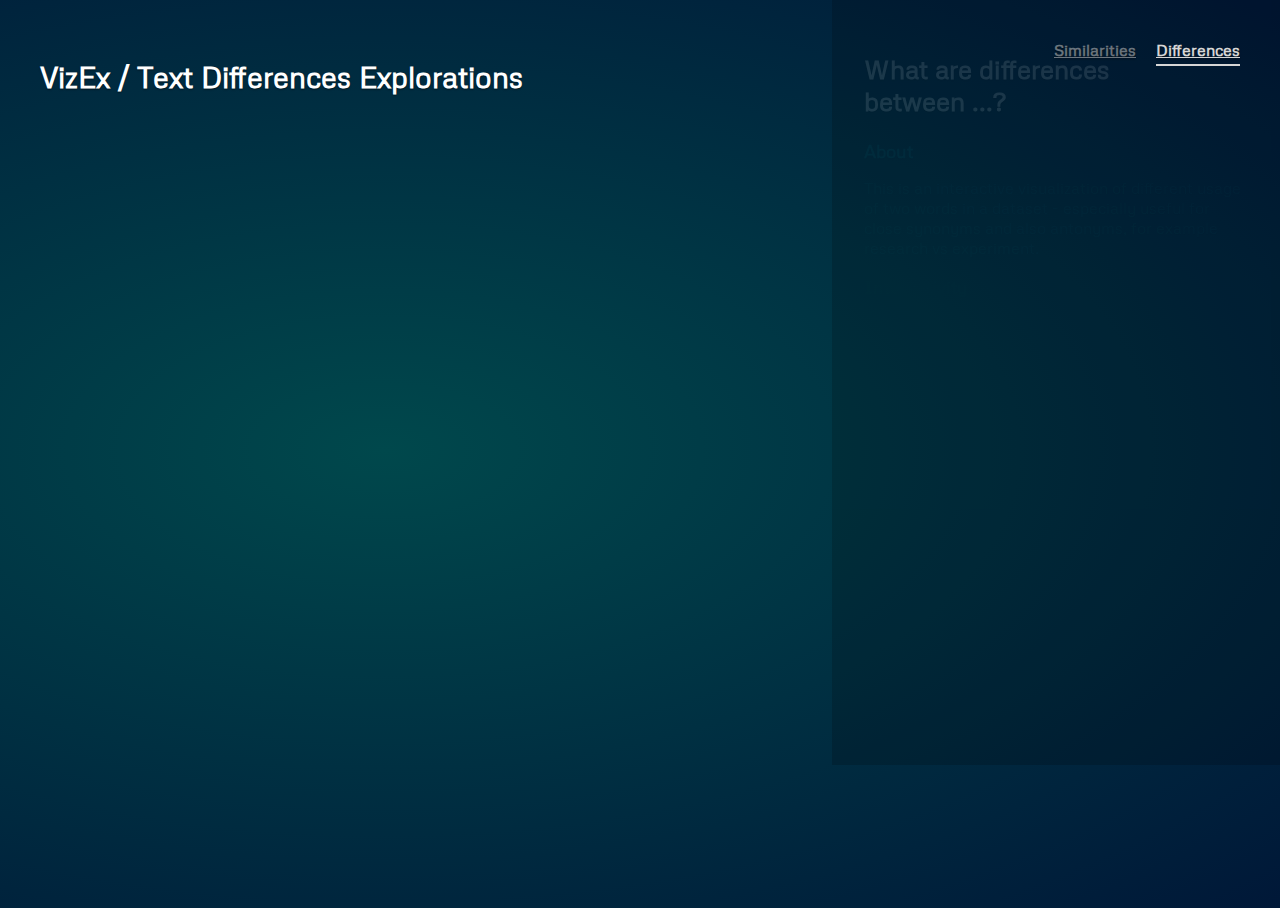
<file: viz-ex/diff.html>
<!DOCTYPE html>
<html lang='en'>
  <head>
    <meta charset="utf-8">
    <meta http-equiv="X-UA-Compatible" content="IE=edge">
    <meta name="viewport" content="width=device-width, initial-scale=1, shrink-to-fit=no">

    <meta name="description" content="Interactive Data Visualization of Thesaurus automatically generated from SketchEngine">
    <meta name="keywords" lang="en" content="dataviz, interactive, data visualization, thesaurus, language, dictionary, natural language processing, d3, javascript, jquery">
    <meta name="author" content="Lucia Kocincova (lucyia)">

    <link rel="apple-touch-icon" sizes="180x180" href="./img/apple-touch-icon.png">
    <link rel="icon" type="image/png" sizes="32x32" href="./img/favicon-32x32.png">
    <link rel="icon" type="image/png" sizes="16x16" href="./img/favicon-16x16.png">
    <link rel="manifest" href="./img/manifest.json">
    <link rel="mask-icon" href="./img/safari-pinned-tab.svg" color="#5bbad5">
    <link rel="icon" href="./img/favicon.ico">
    <meta name="theme-color" content="#ffffff">

    <!-- Search Engine -->
    <meta name="description" content="Interactive Data Visualization of words differences automatically generated from data">
    <meta name="image" content="./img/vizex_differences.png">
    <!-- Schema.org for Google -->
    <meta itemprop="name" content="VizEx">
    <meta itemprop="description" content="Interactive Data Visualization of words differences automatically generated from data">
    <meta itemprop="image" content="./img/vizex_differences.png">
    <!-- Twitter -->
    <meta name="twitter:card" content="summary">
    <meta name="twitter:title" content="VizEx">
    <meta name="twitter:description" content="Interactive Data Visualization of words differences automatically generated from data">
    <meta name="twitter:site" content="@_lucyia">
    <meta name="twitter:creator" content="@_lucyia">
    <meta name="twitter:image:src" content="./img/vizex_differences.png">
    <!-- Open Graph general (Facebook, Pinterest & Google+) -->
    <meta name="og:title" content="VizEx">
    <meta name="og:description" content="Interactive Data Visualization of words differences automatically generated from data">
    <meta name="og:image" content="./img/vizex_differences.png">
    <meta name="og:url" content="http://lucyia.github.io/words-viz/">
    <meta name="og:site_name" content="VizEx">
    <meta name="og:type" content="website">

    <link rel="stylesheet" href="//fonts.googleapis.com/css?family=Metrophobic">
    <link rel="stylesheet" href="//maxcdn.bootstrapcdn.com/bootstrap/4.0.0-alpha.6/css/bootstrap.min.css" integrity="sha384-rwoIResjU2yc3z8GV/NPeZWAv56rSmLldC3R/AZzGRnGxQQKnKkoFVhFQhNUwEyJ" crossorigin="anonymous">
    <link rel="stylesheet" href="//rawgithub.com/Caged/d3-tip/master/examples/example-styles.css">
    <link rel="stylesheet" href="style.css">

    <title>DataViz Words</title>

  </head>
  <body>

    <div class="masthead clearfix menu">
      <div class="inner">
        <h1 class="masthead-brand">VizEx / Text Differences Explorations</h1>
        <nav class="nav nav-masthead">
          <a class="nav-link" href="./index.html">Similarities</a>
          <a class="nav-link active" href="./diff.html">Differences</a>
        </nav>
      </div>
    </div>

    <div class="container-fluid">

      <div class="row align-items-center">

          <div class="col-md-12 col-lg-8 col-viz">
            <div id="words-wrapper">
              <span id="word-left" class="word-label">left</span>
              <span class="word-label">vs</span>
              <span id="word-right" class="word-label">right</span>
            </div>
            <div id="options-wrapper">
              <a class="option active" data-value="0" title="for example: small book" href="javascript:void(0)">modifiers of ...</a>
              <a class="option" data-value="1" title="for example: book has" href="javascript:void(0)">verbs with ... as subject</a>
              <a class="option" data-value="2" title="for example: read a book " href="javascript:void(0)">verbs with ... as object</a>
              <a class="option" data-value="3" title="for example: book and / or magazine" href="javascript:void(0)">words and / or ...</a>
            </div>
            <div id="viz-wrapper-diff"></div>
            <div id="word-input-left-wrapper" class="word-input-wrapper form-group-input form-group row">
              <input class="form-control word-input" type="text" id="word-input-left">
            </div>
            <div id="word-input-right-wrapper" class="word-input-wrapper form-group-input form-group row">
              <input class="form-control word-input" type="text" id="word-input-right">
            </div>
            <button id="button-close" type="button" class="close button-word button-word-close" aria-label="Close">
              <span aria-hidden="true">&times;</span>
            </button>
            <button id="button-check" type="button" class="check button-word button-word-check" aria-label="Submit">
              <span aria-hidden="true">✔</span>
            </button>
            <div class='notification'></div>
            <div id="loading">
              <svg width="300" height="300">
                <circle class="loading__circle" cx="150" cy="150" r="1" fill="none" stroke="rgb(50, 200, 200)" stroke-width="10"></circle>
              </svg>
            </div>
          </div>

          <div class="col-md-12 col-lg-4 col-info">
            <div class="inner info info-about">
              <div class="heading">
                <h2 class="info-intro-animate">What are differences<br />between ...?</h2>
              </div>

              <div class="about">
                <h3 class="info-intro-animate">About</h3>
                <p class="info-intro-animate">
                  This is an interactive visualization of different usage of two words in a dataset - especially
                  useful for close synonyms and also antonyms, for example research vs experiment.
                </p>
              </div>

              <div class="visual">
                <h3 class="info-intro-animate">Interactivity</h3>
                <p class="info-intro-animate">
                  Two query words appear on each side of the visualisation, between which are words that have either a
                  relationship or are used in context with the query words.
                  The closer the word is to the center, the more it tends to be combined with both of the given words.
                  So the more closer the word is to the right / left, the more it tends to be combined with right /
                  left word.

                  The size of the circle and the text has a direct correlation to the
                  frequently the word can be found in the dataset. You can see a detailed explanation by
                  hovering over the words or by clicking on the circles surrounding the words.
                </p>
                <p class="info-intro-animate">
                  To change the query, i.e. words, you can either click on a surrounding word or enter a new query
                  word into search field. Simply click on a word on left or on right and a type field will appear,
                  enabling you to enter new query words.
                </p>
              </div>

              <div class="data">
                <h3 class="info-intro-animate">Data</h3>
                <p class="info-intro-animate">
                  The differences were automatically generated based on algorithms that look for words which appear
                  in contexts to the query words using corpus analysis
                  tool <a href="//sketchengine.co.uk/" target="_blank">SketchEngine</a>.
                </p>
                <p class="info-intro-animate">
                  The underlying data was taken from
                  <a href="//acl-arc.comp.nus.edu.sg/" target="_blank">ACL Anthology Reference Corpus</a>,
                  a collection of scientific papers about Computational Linguistics.
                </p>
              </div>

              <div class="author">
                <p class="info-intro-animate">Made with ✗ by <a href='//www.lucyia.com' target='_blank'>lucyia</a>
                  in 2017.</p>
              </div>
            </div>

            <div class="inner info info-legend">
              <h3 class="info-intro-animate">Key</h3>
              <img src="legend_diff.svg" alt="legend" class="info-intro-animate info-key-diff" />
            </div>

        </div>
      </div>
    </div>

    <script src="./words-viz.min.js"></script>
    <!-- <script type="text/javascript" src="//s7.addthis.com/js/300/addthis_widget.js#pubid=ra-59922d2ac9328f7d"></script> -->
  </body>
</html>
</file>
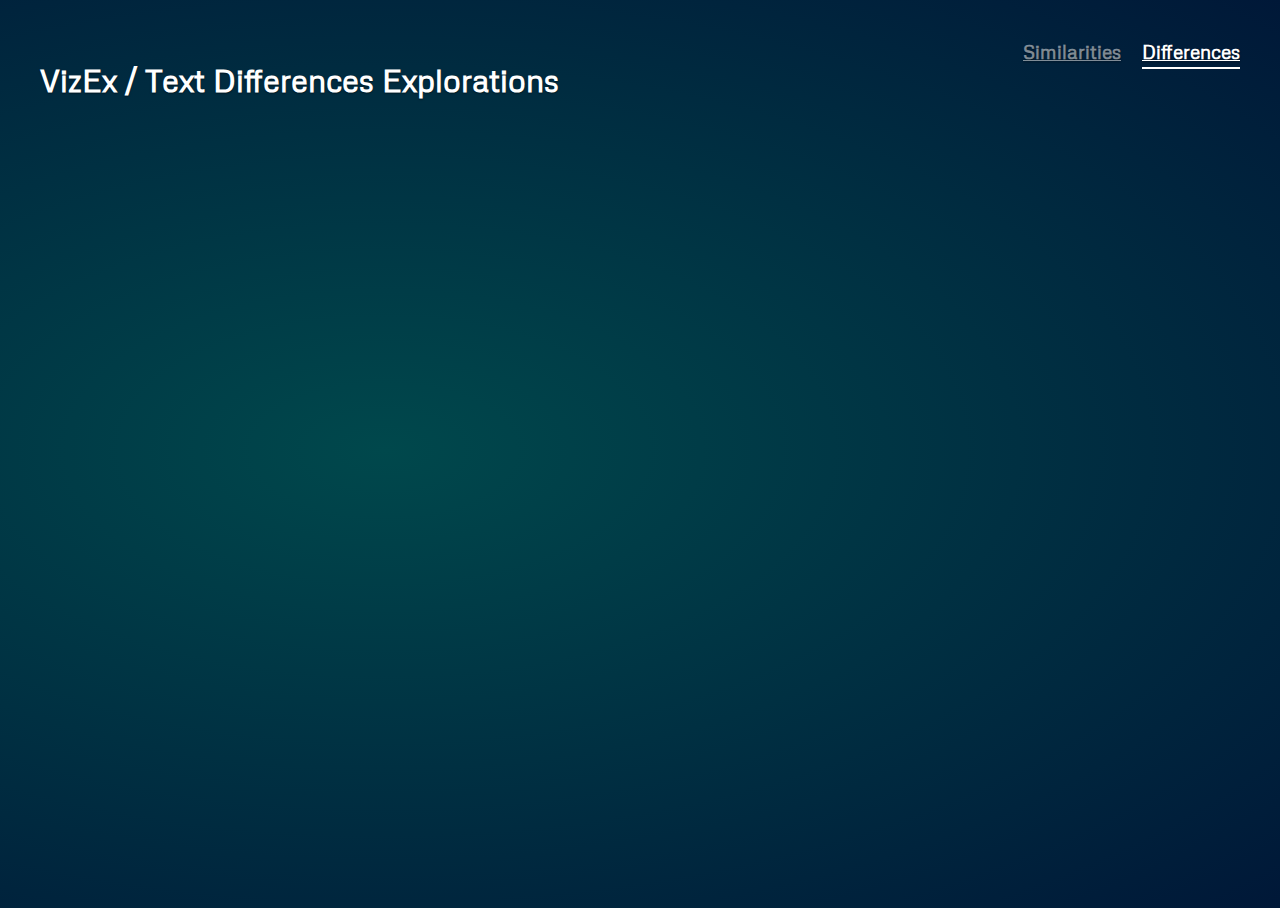
<file: vizex/diff.html>
<!DOCTYPE html>
<html lang='en'>
  <head>
    <meta charset="utf-8">
    <meta http-equiv="X-UA-Compatible" content="IE=edge">
    <meta name="viewport" content="width=device-width, initial-scale=1, shrink-to-fit=no">

    <meta name="description" content="Interactive Data Visualization of Thesaurus automatically generated from SketchEngine">
    <meta name="keywords" lang="en" content="dataviz, interactive, data visualization, thesaurus, language, dictionary, natural language processing, d3, javascript, jquery">
    <meta name="author" content="Lucia Kocincova (lucyia)">

    <link rel="apple-touch-icon" sizes="180x180" href="./img/apple-touch-icon.png">
    <link rel="icon" type="image/png" sizes="32x32" href="./img/favicon-32x32.png">
    <link rel="icon" type="image/png" sizes="16x16" href="./img/favicon-16x16.png">
    <link rel="manifest" href="./img/manifest.json">
    <link rel="mask-icon" href="./img/safari-pinned-tab.svg" color="#5bbad5">
    <link rel="icon" href="./img/favicon.ico">
    <meta name="theme-color" content="#ffffff">

    <!-- Search Engine -->
    <meta name="description" content="Interactive Data Visualization of words differences automatically generated from data">
    <meta name="image" content="./img/vizex_differences.png">
    <!-- Schema.org for Google -->
    <meta itemprop="name" content="VizEx">
    <meta itemprop="description" content="Interactive Data Visualization of words differences automatically generated from data">
    <meta itemprop="image" content="./img/vizex_differences.png">
    <!-- Twitter -->
    <meta name="twitter:card" content="summary">
    <meta name="twitter:title" content="VizEx">
    <meta name="twitter:description" content="Interactive Data Visualization of words differences automatically generated from data">
    <meta name="twitter:site" content="@_lucyia">
    <meta name="twitter:creator" content="@_lucyia">
    <meta name="twitter:image:src" content="./img/vizex_differences.png">
    <!-- Open Graph general (Facebook, Pinterest & Google+) -->
    <meta name="og:title" content="VizEx">
    <meta name="og:description" content="Interactive Data Visualization of words differences automatically generated from data">
    <meta name="og:image" content="./img/vizex_differences.png">
    <meta name="og:url" content="http://lucyia.github.io/words-viz/">
    <meta name="og:site_name" content="VizEx">
    <meta name="og:type" content="website">

    <link rel="stylesheet" href="//fonts.googleapis.com/css?family=Metrophobic">
    <link rel="stylesheet" href="//maxcdn.bootstrapcdn.com/bootstrap/4.0.0-alpha.6/css/bootstrap.min.css" integrity="sha384-rwoIResjU2yc3z8GV/NPeZWAv56rSmLldC3R/AZzGRnGxQQKnKkoFVhFQhNUwEyJ" crossorigin="anonymous">
    <link rel="stylesheet" href="//rawgithub.com/Caged/d3-tip/master/examples/example-styles.css">
    <link rel="stylesheet" href="style.css">

    <title>VizEx - Differences</title>

    <script>
      (function(i,s,o,g,r,a,m){i['GoogleAnalyticsObject']=r;i[r]=i[r]||function(){
      (i[r].q=i[r].q||[]).push(arguments)},i[r].l=1*new Date();a=s.createElement(o),
      m=s.getElementsByTagName(o)[0];a.async=1;a.src=g;m.parentNode.insertBefore(a,m)
      })(window,document,'script','https://www.google-analytics.com/analytics.js','ga');

      ga('create', 'UA-101230797-1', 'auto');
      ga('send', 'pageview');
    </script>

  </head>
  <body>

    <div class="masthead clearfix menu">
      <div class="inner">
        <h1 class="masthead-brand">VizEx / Text Differences Explorations</h1>
        <nav class="nav nav-masthead">
          <a class="nav-link" href="./index.html">Similarities</a>
          <a class="nav-link active" href="./diff.html">Differences</a>
        </nav>
      </div>
    </div>

    <div class="container-fluid">

      <div class="row align-items-center">

          <div class="col-md-12 col-lg-8 col-viz">
            <div id="words-wrapper">
              <span id="word-left" class="word-label">left</span>
              <span class="word-label">vs</span>
              <span id="word-right" class="word-label">right</span>
            </div>
            <div id="options-wrapper">
              <a class="option active" data-value="0" title="for example: small book" href="javascript:void(0)">modifiers of ...</a>
              <a class="option" data-value="1" title="for example: book has" href="javascript:void(0)">verbs with ... as subject</a>
              <a class="option" data-value="2" title="for example: read a book " href="javascript:void(0)">verbs with ... as object</a>
              <a class="option" data-value="3" title="for example: book and / or magazine" href="javascript:void(0)">words and / or ...</a>
            </div>
            <div id="viz-wrapper-diff"></div>
            <div id="word-input-left-wrapper" class="word-input-wrapper form-group-input form-group row">
              <input class="form-control word-input" type="text" id="word-input-left">
            </div>
            <div id="word-input-right-wrapper" class="word-input-wrapper form-group-input form-group row">
              <input class="form-control word-input" type="text" id="word-input-right">
            </div>
            <button id="button-close" type="button" class="close button-word button-word-close" aria-label="Close">
              <span aria-hidden="true">&times;</span>
            </button>
            <button id="button-check" type="button" class="check button-word button-word-check" aria-label="Submit">
              <span aria-hidden="true">✔</span>
            </button>
            <div class='notification'></div>
            <div id="loading">
              <svg width="300" height="300">
                <circle class="loading__circle" cx="150" cy="150" r="1" fill="none" stroke="rgb(50, 200, 200)" stroke-width="10"></circle>
              </svg>
            </div>
          </div>

          <div class="col-md-12 col-lg-4 col-info">
            <div class="inner info info-about">
              <div class="heading">
                <h2 class="info-intro-animate">What are differences<br />between ...?</h2>
              </div>

              <div class="about">
                <h3 class="info-intro-animate">About</h3>
                <p class="info-intro-animate">
                  This interactive visualization shows you the differences based on the frequency and
                  contextual relationship between two query words within the same dataset – this visualisation is
                  especially useful for understanding and articulating the data landscape of close synonyms and
                  antonyms, for example research vs experiment.
                </p>
              </div>
            </div>

            <div class="inner info info-about">
              <h3 class="info-intro-animate">Key</h3>
              <img src="legend_diff.svg" alt="legend" class="info-intro-animate info-key-diff" />
            </div>

            <div class="inner info info-about">
              <div class="visual">
                <h3 class="info-intro-animate">Interactivity</h3>
                <p class="info-intro-animate">
                  Two query words appear, one on each side of the visualisation, between them are words that have
                  either a relationship or are used in context with the query words. The closer the word is to the
                  center, the more it tends to be combined with both of the given words. The words that appear
                  closest to the query words on the right / left shows the contextual closeness of the relationship
                  with the query word.
                </p>
                <p class="info-intro-animate">
                  The size of the circle and the text has a direct correlation to the frequently
                  the word can be found in the dataset. You can see a detailed explanation by hovering over the words
                  or by clicking on the circles surrounding the words.
                </p>
                <p class="info-intro-animate">
                  To change the query, i.e. words, you can either click on a surrounding word or enter a new query
                  word into search field. Simply click on a word on left or on right and a type field will appear,
                  enabling you to enter new query words.
                </p>
              </div>

              <div class="data">
                <h3 class="info-intro-animate">Data</h3>
                <p class="info-intro-animate">
                  The differences were automatically generated based on algorithms that look for words which appear
                  in contexts to the query words using corpus analysis
                  tool <a href="//sketchengine.co.uk/" target="_blank">SketchEngine</a>.
                </p>
                <p class="info-intro-animate">
                  The underlying data was taken from
                  <a href="//acl-arc.comp.nus.edu.sg/" target="_blank">ACL Anthology Reference Corpus</a>,
                  a collection of scientific papers about Computational Linguistics.
                </p>
              </div>

              <div class="author">
                <p class="info-intro-animate">Made with ✗ by <a href='http://www.lucyia.com' target='_blank'>lucyia</a>
                  in 2017.</p>
              </div>
            </div>

        </div>
      </div>
    </div>

    <script src="./words-viz.min.js"></script>
    <!-- <script type="text/javascript" src="//s7.addthis.com/js/300/addthis_widget.js#pubid=ra-59922d2ac9328f7d"></script> -->
  </body>
</html>
</file>
<file: journey-through-time/style.css>
body {
  margin: 0;
  padding: 0;
  background: rgb(5, 9, 20);
  color: white;
  font-family: 'Covered By Your Grace', Helvetica, Arial, sans-serif;
}

a {
  color: rgb(0, 188, 212);
}

a:visited {
  color: rgb(26, 189, 162);
}

a:hover {
  color: rgb(255, 199, 76);
}

.header {
  position: relative;
  width: 98vw;
  height: 98vh;
  background-image: url('http://p1.pichost.me/i/40/1638093.jpg');
  background-size: cover;
  background-repeat: no-repeat;
  box-shadow: 0 0 150px 150px rgb(5, 9, 20) inset;
  z-index: -10;
}

.header__heading {
  position: relative;
  top: 45%;
  color: white;
  font-size: 72px;
  text-align: center;
}

.summary {
  margin-bottom: 500px;
  margin-top: 500px;
}

.summary ul {
  width: 50%;
  margin: 0 auto;
  font-size: 52px;
}

.footer,
.contribution {
  text-align: right;
  margin: 20px;
}

.footer {
  font-size: 23px;
}

.contribution {
  font-size: 12px;
}
</file>
<file: viz-ex/style.css>
html,
body {
  height: 100%;
  font-family: Metrophobic, Helvetica, Arial, sans-serif;
}

body {
  color: white;
  text-align: center;
  text-shadow: 0 .05rem .1rem rgba(0,0,0,.5);
  background: radial-gradient(ellipse at 50%, rgb(0, 72, 76) 0%, rgb(0, 24, 56) 100%);
}

h1 {
  font-size: 1.8rem;
}

a,
a:focus,
a:hover {
  color: white;
}

.col-viz {
  height: 85vh;
  overflow: hidden;
}

.col-info {
  width: 100vw;
  font-size: 0.85rem;
  overflow-x: hidden;
  padding: 0;
}

.col-info h2 {
  margin-bottom: 1.45rem;
  font-size: 1.6rem;
}

.col-info h3 {
  margin-bottom: 0.65rem;
  opacity: 0.65;
  font-size: 1.3rem;
}

.col-info .about {
  color: rgb(0, 185, 185);
  font-size: 1.3rem;
}

.col-info .about h3 {
  color: rgb(0, 165, 165);
}

.col-info .visual,
.col-info .data {
  font-size: 1rem;
}

.col-info .data a {
  color: rgb(135, 148, 229);
  text-decoration: underline;
}

.col-info .author {
  opacity: 0.45;
  font-size: 0.85rem;
  margin: 1.5rem 0 0 0;
}

.col-info .author p {
  margin-bottom: 0;
}

.col-info .author a {
  text-decoration: underline;
  font-weight: 600;
}

.col-info img {
  width: 80%;
  margin: 0 9%;
}

img.info-key-diff {
  width: 102%;
  margin: 0 -1%;
}

.col-info .inner {
  position: relative;
}

.info {
  background: rgba(0, 0, 0, 0.2);
  text-align: left;
  margin: 0 0 1rem 0;
}

.info-intro-animate,
h2.info-intro-animate,
h3.info-intro-animate,
.info-about,
.info-legend {
  opacity: 0;
}

.container-fluid {
  z-index: 1;
}

.menu.masthead {
  width: 100%;
}

.inner {
  padding: 2rem;
}

.masthead {
  margin-bottom: 2rem;
  z-index: 2;
}

.masthead-brand {
  margin-bottom: 0;
}

.nav-masthead {
  justify-content: center;
  margin-top: 10px;
}

.nav-masthead .nav-link {
  padding: .25rem 0;
  font-weight: bold;
  color: rgba(255,255,255,.5);
  background-color: transparent;
  border-bottom: 2px solid transparent;
}

.nav-masthead .nav-link:hover,
.nav-masthead .nav-link:focus {
  border-bottom-color: rgba(255,255,255,.25);
}

.nav-masthead .nav-link + .nav-link {
  margin-left: 1rem;
}

.nav-masthead .active {
  color: white;
  border-bottom-color: white;
}

#options-wrapper {
  width: 90%;
  margin: 0 5%;
  padding-bottom: 10px;
  border-bottom: 2px solid white;
  opacity: 0;
  font-size: 10px;
}

#words-wrapper {
  height: 50px;
  margin: 0 auto;
  font-size: 13px;
  color: white;
  transform: translate(40%, 0);
  opacity: 0;
}

.word-label {
  float: left;
  margin: 0 10px;
}

.option {
  display: inline-block;
  position: relative;
  width: 15%;
  margin: 0 20px;
  color: rgba(255,255,255,.5);
  line-height: 1.1;
  text-decoration: none;
}

.option:hover {
  text-decoration: none;
}

.option.active {
  color: white;
  text-decoration: none;
}

.option.active::after {
  content: '▲';
  position: absolute;
  bottom: -15px;
  left: 50%;
  color: white;
}

#at-cv-toaster .at-cv-toaster-win {
  width: 80px !important;
  background: black !important;
  margin: 0 0 0 -10px !important;
}

.d3-tip,
.notification {
  font-family: Metrophobic, Helvetica, Arial, sans-serif;
  line-height: 1.2;
  text-align: center;
  z-index: 10;
}

.d3-tip div {
  line-height: 1.3;
}

.d3-tip.n:after {
  top: calc(100% - 1px);
}

.tooltip-info__score {
  border-bottom: 1px #565656 solid;
  padding-bottom: 10px;
}

.tooltip-info__score + .tooltip-info__freq {
  padding-top: 6px;
}

.word-input-wrapper {
  position: absolute;
  margin: 0;
}

.word-input,
.word-input:focus {
  background: transparent;
  border: none;
  border-bottom: 1px solid black;
  border-radius: 0;
  margin: 0;
  padding: 0;
  text-align: center;
  color: white;
  font-size: 18px;
  display: none;
}

.button-word {
  position: absolute;
  border-radius: 50%;
  width: 30px;
  height: 30px;
  padding: 0;
  margin: 0;
  border: none;
  display: none;
}

.button-word span {
  margin: 0;
  padding: 0;
  color: white;
  line-height: 0.1;
  text-shadow: none;
}

button.button-word-close {
  background: black;
}

button.button-word-check {
  background: rgb(50, 200, 200);
}

.notification {
  position: absolute;
  width: 300px;
  line-height: 1;
  font-weight: bold;
  padding: 12px 12px 16px 12px;
  background: rgba(0, 0, 0, 0.8);
  color: white;
  border-radius: 2px;
  pointer-events: none;
  text-align: center;
  display: none;
}

.notification:after {
  position: absolute;
  display: inline;
  width: 100%;
  top: -10%;
  left: 0;
  content: "\25B2";
  margin: -2px 0 0 0;
  box-sizing: border-box;
  font-size: 10px;
  line-height: 1;
  color: rgba(0, 0, 0, 0.8);
  pointer-events: none;
}

#loading {
  position: absolute;
  top: 50%;
  left: 50%;
  display: none;
}

.loading__circle {
  animation: 1s ease-in infinite alternate pulse;
}

@keyframes pulse {
  from {
    r: 1;
    opacity: 1;
    stroke-width: 10;
  }

  to {
    r: 40;
    opacity: 0.1;
    stroke-width: 1;
  }
}

@media (min-width: 40em) {
  .masthead-brand {
    float: left;
  }
  .nav-masthead {
    float: right;
  }
}

@media (min-width: 62em) {
  body {
    background: radial-gradient(ellipse at 30%, rgb(0, 72, 76) 0%, rgb(0, 24, 56) 100%);
  }
  .nav-masthead {
    margin-top: 0;
  }
  .masthead {
    width: 100vw;
  }
  .col-info {
    position: absolute;
    right: 0;
    top: 0;
    width: 35vw;
    max-height: 85vh;
    overflow-y: scroll;
  }
  .col-info .visual,
  .col-info .data {
    font-size: 0.8rem;
  }
  .col-info .about {
    font-size: 1rem;
  }
  .col-info h3 {
    font-size: 1.1rem;
  }
  img.info-key-diff {
    width: 108%;
    margin: 0 -3%;
  }
  #words-wrapper {
    font-size: 18px;
    transform: translate(40%, 0);
  }
  #options-wrapper {
    width: 80%;
    margin: 0 10%;
    font-size: 14px;
  }
  .option.active::after {
    bottom: -17px;
  }
}
</file>
<file: vizex/style.css>
html,
body {
  height: 100%;
  font-family: Metrophobic, Helvetica, Arial, sans-serif;
}

body {
  color: white;
  text-align: center;
  text-shadow: 0 .05rem .1rem rgba(0,0,0,.5);
  background: radial-gradient(ellipse at 50%, rgb(0, 72, 76) 0%, rgb(0, 24, 56) 100%);
}

h1 {
  font-size: 1.95rem;
}

a,
a:focus,
a:hover {
  color: white;
}

nav {
  font-size: 1.2rem;
}

.col-viz {
  height: 85vh;
  overflow: hidden;
}

.col-info {
  width: 100vw;
  font-size: 0.85rem;
  overflow-x: hidden;
  padding: 0;
}

.col-info h2 {
  margin-bottom: 1.45rem;
  font-size: 1.8rem;
}

.col-info h3 {
  margin-bottom: 0.65rem;
  opacity: 0.65;
  font-size: 1.3rem;
}

.col-info .about {
  color: rgb(0, 185, 185);
  font-size: 1.3rem;
}

.col-info .about h3 {
  color: rgb(0, 165, 165);
}

.col-info .visual,
.col-info .data {
  font-size: 1rem;
}

.col-info .data a {
  color: rgb(135, 148, 229);
  text-decoration: underline;
}

.col-info .author {
  opacity: 0.45;
  font-size: 0.85rem;
  margin: 1.5rem 0 0 0;
}

.col-info .author p {
  margin-bottom: 0;
}

.col-info .author a {
  text-decoration: underline;
  font-weight: 600;
}

.col-info img {
  width: 80%;
  margin: 0 9%;
}

img.info-key-diff {
  width: 102%;
  margin: 0 -1%;
}

.col-info .inner {
  position: relative;
}

.info {
  background: rgba(0, 0, 0, 0.2);
  text-align: left;
  margin: 0 0 1rem 0;
}

.info-intro-animate,
h2.info-intro-animate,
h3.info-intro-animate,
.info-about,
.info-legend {
  opacity: 0;
}

.container-fluid {
  z-index: 1;
}

.menu.masthead {
  width: 100%;
}

.inner {
  padding: 2rem;
}

.masthead {
  margin-bottom: 2rem;
  z-index: 2;
}

.masthead-brand {
  margin-bottom: 0;
}

.nav-masthead {
  justify-content: center;
  margin-top: 10px;
}

.nav-masthead .nav-link {
  padding: .25rem 0;
  font-weight: bold;
  color: rgba(255,255,255,.5);
  background-color: transparent;
  border-bottom: 2px solid transparent;
}

.nav-masthead .nav-link:hover,
.nav-masthead .nav-link:focus {
  border-bottom-color: rgba(255,255,255,.25);
}

.nav-masthead .nav-link + .nav-link {
  margin-left: 1rem;
}

.nav-masthead .active {
  color: white;
  border-bottom-color: white;
}

#options-wrapper {
  width: 90%;
  margin: 0 5%;
  padding-bottom: 10px;
  border-bottom: 2px solid white;
  opacity: 0;
  font-size: 10px;
}

#words-wrapper {
  height: 50px;
  margin: 0 auto;
  font-size: 13px;
  color: white;
  transform: translate(40%, 0);
  opacity: 0;
}

.word-label {
  float: left;
  margin: 0 10px;
}

.option {
  display: inline-block;
  position: relative;
  width: 15%;
  margin: 0 20px;
  color: rgba(255,255,255,.5);
  line-height: 1.1;
  text-decoration: none;
}

.option:hover {
  text-decoration: none;
}

.option.active {
  color: white;
  text-decoration: none;
}

.option.active::after {
  content: '▲';
  position: absolute;
  bottom: -15px;
  left: 50%;
  color: white;
}

#at-cv-toaster .at-cv-toaster-win {
  width: 80px !important;
  background: black !important;
  margin: 0 0 0 -10px !important;
}

.d3-tip,
.notification {
  font-family: Metrophobic, Helvetica, Arial, sans-serif;
  line-height: 1.2;
  text-align: center;
  z-index: 10;
}

.d3-tip div {
  line-height: 1.3;
}

.d3-tip.n:after {
  top: calc(100% - 1px);
}

.tooltip-info__score {
  border-bottom: 1px #565656 solid;
  padding-bottom: 10px;
}

.tooltip-info__score + .tooltip-info__freq {
  padding-top: 6px;
}

.word-input-wrapper {
  position: absolute;
  margin: 0;
}

.word-input,
.word-input:focus {
  background: transparent;
  border: none;
  border-bottom: 1px solid black;
  border-radius: 0;
  margin: 0;
  padding: 0;
  text-align: center;
  color: white;
  font-size: 18px;
  display: none;
}

.button-word {
  position: absolute;
  border-radius: 50%;
  width: 30px;
  height: 30px;
  padding: 0;
  margin: 0;
  border: none;
  display: none;
}

.button-word span {
  margin: 0;
  padding: 0;
  color: white;
  line-height: 0.1;
  text-shadow: none;
}

button.button-word-close {
  background: black;
}

button.button-word-check {
  background: rgb(50, 200, 200);
}

.notification {
  position: absolute;
  width: 300px;
  line-height: 1;
  font-weight: bold;
  padding: 12px 12px 16px 12px;
  background: rgba(0, 0, 0, 0.8);
  color: white;
  border-radius: 2px;
  pointer-events: none;
  text-align: center;
  display: none;
}

.notification:after {
  position: absolute;
  display: inline;
  width: 100%;
  top: -10%;
  left: 0;
  content: "\25B2";
  margin: -2px 0 0 0;
  box-sizing: border-box;
  font-size: 10px;
  line-height: 1;
  color: rgba(0, 0, 0, 0.8);
  pointer-events: none;
}

#loading {
  position: absolute;
  top: 50%;
  left: 50%;
  display: none;
}

.loading__circle {
  animation: 1s ease-in infinite alternate pulse;
}

@keyframes pulse {
  from {
    r: 1;
    opacity: 1;
    stroke-width: 10;
  }

  to {
    r: 40;
    opacity: 0.1;
    stroke-width: 1;
  }
}

@media (min-width: 40em) {
  .masthead-brand {
    float: left;
  }
  .nav-masthead {
    float: right;
  }
}

@media (min-width: 62em) {
  body {
    background: radial-gradient(ellipse at 30%, rgb(0, 72, 76) 0%, rgb(0, 24, 56) 100%);
  }
  .nav-masthead {
    margin-top: 0;
  }
  .masthead {
    width: 100vw;
  }
  .col-info {
    position: absolute;
    right: 0;
    top: 0;
    width: 35vw;
    max-height: 85vh;
    overflow-y: scroll;
  }
  .col-info .visual,
  .col-info .data {
    font-size: 0.95rem;
  }
  .col-info .about {
    font-size: 1rem;
  }
  .col-info h3 {
    font-size: 1.4rem;
  }
  .col-info img {
    width: 102%;
    margin: 0 -1%;
  }
  img.info-key-diff {
    width: 108%;
    margin: 0 -3%;
  }
  #words-wrapper {
    font-size: 18px;
    transform: translate(40%, 0);
  }
  #options-wrapper {
    width: 80%;
    margin: 0 10%;
    font-size: 14px;
  }
  .option.active::after {
    bottom: -17px;
  }
}
</file>
<file: home-office-flights/styles.css>
@import url(https://fonts.googleapis.com/css?family=Raleway:600,200);
/*!
 * Bootstrap v3.3.6 (http://getbootstrap.com)
 * Copyright 2011-2015 Twitter, Inc.
 * Licensed under MIT (https://github.com/twbs/bootstrap/blob/master/LICENSE)
 */
/*! normalize.css v3.0.3 | MIT License | github.com/necolas/normalize.css */
html {
  font-family: sans-serif;
  -ms-text-size-adjust: 100%;
  -webkit-text-size-adjust: 100%;
}
body {
  margin: 0;
}
article,
aside,
details,
figcaption,
figure,
footer,
header,
hgroup,
main,
menu,
nav,
section,
summary {
  display: block;
}
audio,
canvas,
progress,
video {
  display: inline-block;
  vertical-align: baseline;
}
audio:not([controls]) {
  display: none;
  height: 0;
}
[hidden],
template {
  display: none;
}
a {
  background-color: transparent;
}
a:active,
a:hover {
  outline: 0;
}
abbr[title] {
  border-bottom: 1px dotted;
}
b,
strong {
  font-weight: bold;
}
dfn {
  font-style: italic;
}
h1 {
  font-size: 2em;
  margin: 0.67em 0;
}
mark {
  background: #ff0;
  color: #000;
}
small {
  font-size: 80%;
}
sub,
sup {
  font-size: 75%;
  line-height: 0;
  position: relative;
  vertical-align: baseline;
}
sup {
  top: -0.5em;
}
sub {
  bottom: -0.25em;
}
img {
  border: 0;
}
svg:not(:root) {
  overflow: hidden;
}
figure {
  margin: 1em 40px;
}
hr {
  box-sizing: content-box;
  height: 0;
}
pre {
  overflow: auto;
}
code,
kbd,
pre,
samp {
  font-family: monospace, monospace;
  font-size: 1em;
}
button,
input,
optgroup,
select,
textarea {
  color: inherit;
  font: inherit;
  margin: 0;
}
button {
  overflow: visible;
}
button,
select {
  text-transform: none;
}
button,
html input[type="button"],
input[type="reset"],
input[type="submit"] {
  -webkit-appearance: button;
  cursor: pointer;
}
button[disabled],
html input[disabled] {
  cursor: default;
}
button::-moz-focus-inner,
input::-moz-focus-inner {
  border: 0;
  padding: 0;
}
input {
  line-height: normal;
}
input[type="checkbox"],
input[type="radio"] {
  box-sizing: border-box;
  padding: 0;
}
input[type="number"]::-webkit-inner-spin-button,
input[type="number"]::-webkit-outer-spin-button {
  height: auto;
}
input[type="search"] {
  -webkit-appearance: textfield;
  box-sizing: content-box;
}
input[type="search"]::-webkit-search-cancel-button,
input[type="search"]::-webkit-search-decoration {
  -webkit-appearance: none;
}
fieldset {
  border: 1px solid #c0c0c0;
  margin: 0 2px;
  padding: 0.35em 0.625em 0.75em;
}
legend {
  border: 0;
  padding: 0;
}
textarea {
  overflow: auto;
}
optgroup {
  font-weight: bold;
}
table {
  border-collapse: collapse;
  border-spacing: 0;
}
td,
th {
  padding: 0;
}
/*! Source: https://github.com/h5bp/html5-boilerplate/blob/master/src/css/main.css */
@media print {
  *,
  *:before,
  *:after {
    background: transparent !important;
    color: #000 !important;
    box-shadow: none !important;
    text-shadow: none !important;
  }
  a,
  a:visited {
    text-decoration: underline;
  }
  a[href]:after {
    content: " (" attr(href) ")";
  }
  abbr[title]:after {
    content: " (" attr(title) ")";
  }
  a[href^="#"]:after,
  a[href^="javascript:"]:after {
    content: "";
  }
  pre,
  blockquote {
    border: 1px solid #999;
    page-break-inside: avoid;
  }
  thead {
    display: table-header-group;
  }
  tr,
  img {
    page-break-inside: avoid;
  }
  img {
    max-width: 100% !important;
  }
  p,
  h2,
  h3 {
    orphans: 3;
    widows: 3;
  }
  h2,
  h3 {
    page-break-after: avoid;
  }
  .navbar {
    display: none;
  }
  .btn > .caret,
  .dropup > .btn > .caret {
    border-top-color: #000 !important;
  }
  .label {
    border: 1px solid #000;
  }
  .table {
    border-collapse: collapse !important;
  }
  .table td,
  .table th {
    background-color: #fff !important;
  }
  .table-bordered th,
  .table-bordered td {
    border: 1px solid #ddd !important;
  }
}
@font-face {
  font-family: 'Glyphicons Halflings';
  src: url('/assets/fonts/glyphicons-halflings-regular.eot');
  src: url('/assets/fonts/glyphicons-halflings-regular.eot?#iefix') format('embedded-opentype'), url('/assets/fonts/glyphicons-halflings-regular.woff2') format('woff2'), url('/assets/fonts/glyphicons-halflings-regular.woff') format('woff'), url('/assets/fonts/glyphicons-halflings-regular.ttf') format('truetype'), url('/assets/fonts/glyphicons-halflings-regular.svg#glyphicons_halflingsregular') format('svg');
}
.glyphicon {
  position: relative;
  top: 1px;
  display: inline-block;
  font-family: 'Glyphicons Halflings';
  font-style: normal;
  font-weight: normal;
  line-height: 1;
  -webkit-font-smoothing: antialiased;
  -moz-osx-font-smoothing: grayscale;
}
.glyphicon-asterisk:before {
  content: "\002a";
}
.glyphicon-plus:before {
  content: "\002b";
}
.glyphicon-euro:before,
.glyphicon-eur:before {
  content: "\20ac";
}
.glyphicon-minus:before {
  content: "\2212";
}
.glyphicon-cloud:before {
  content: "\2601";
}
.glyphicon-envelope:before {
  content: "\2709";
}
.glyphicon-pencil:before {
  content: "\270f";
}
.glyphicon-glass:before {
  content: "\e001";
}
.glyphicon-music:before {
  content: "\e002";
}
.glyphicon-search:before {
  content: "\e003";
}
.glyphicon-heart:before {
  content: "\e005";
}
.glyphicon-star:before {
  content: "\e006";
}
.glyphicon-star-empty:before {
  content: "\e007";
}
.glyphicon-user:before {
  content: "\e008";
}
.glyphicon-film:before {
  content: "\e009";
}
.glyphicon-th-large:before {
  content: "\e010";
}
.glyphicon-th:before {
  content: "\e011";
}
.glyphicon-th-list:before {
  content: "\e012";
}
.glyphicon-ok:before {
  content: "\e013";
}
.glyphicon-remove:before {
  content: "\e014";
}
.glyphicon-zoom-in:before {
  content: "\e015";
}
.glyphicon-zoom-out:before {
  content: "\e016";
}
.glyphicon-off:before {
  content: "\e017";
}
.glyphicon-signal:before {
  content: "\e018";
}
.glyphicon-cog:before {
  content: "\e019";
}
.glyphicon-trash:before {
  content: "\e020";
}
.glyphicon-home:before {
  content: "\e021";
}
.glyphicon-file:before {
  content: "\e022";
}
.glyphicon-time:before {
  content: "\e023";
}
.glyphicon-road:before {
  content: "\e024";
}
.glyphicon-download-alt:before {
  content: "\e025";
}
.glyphicon-download:before {
  content: "\e026";
}
.glyphicon-upload:before {
  content: "\e027";
}
.glyphicon-inbox:before {
  content: "\e028";
}
.glyphicon-play-circle:before {
  content: "\e029";
}
.glyphicon-repeat:before {
  content: "\e030";
}
.glyphicon-refresh:before {
  content: "\e031";
}
.glyphicon-list-alt:before {
  content: "\e032";
}
.glyphicon-lock:before {
  content: "\e033";
}
.glyphicon-flag:before {
  content: "\e034";
}
.glyphicon-headphones:before {
  content: "\e035";
}
.glyphicon-volume-off:before {
  content: "\e036";
}
.glyphicon-volume-down:before {
  content: "\e037";
}
.glyphicon-volume-up:before {
  content: "\e038";
}
.glyphicon-qrcode:before {
  content: "\e039";
}
.glyphicon-barcode:before {
  content: "\e040";
}
.glyphicon-tag:before {
  content: "\e041";
}
.glyphicon-tags:before {
  content: "\e042";
}
.glyphicon-book:before {
  content: "\e043";
}
.glyphicon-bookmark:before {
  content: "\e044";
}
.glyphicon-print:before {
  content: "\e045";
}
.glyphicon-camera:before {
  content: "\e046";
}
.glyphicon-font:before {
  content: "\e047";
}
.glyphicon-bold:before {
  content: "\e048";
}
.glyphicon-italic:before {
  content: "\e049";
}
.glyphicon-text-height:before {
  content: "\e050";
}
.glyphicon-text-width:before {
  content: "\e051";
}
.glyphicon-align-left:before {
  content: "\e052";
}
.glyphicon-align-center:before {
  content: "\e053";
}
.glyphicon-align-right:before {
  content: "\e054";
}
.glyphicon-align-justify:before {
  content: "\e055";
}
.glyphicon-list:before {
  content: "\e056";
}
.glyphicon-indent-left:before {
  content: "\e057";
}
.glyphicon-indent-right:before {
  content: "\e058";
}
.glyphicon-facetime-video:before {
  content: "\e059";
}
.glyphicon-picture:before {
  content: "\e060";
}
.glyphicon-map-marker:before {
  content: "\e062";
}
.glyphicon-adjust:before {
  content: "\e063";
}
.glyphicon-tint:before {
  content: "\e064";
}
.glyphicon-edit:before {
  content: "\e065";
}
.glyphicon-share:before {
  content: "\e066";
}
.glyphicon-check:before {
  content: "\e067";
}
.glyphicon-move:before {
  content: "\e068";
}
.glyphicon-step-backward:before {
  content: "\e069";
}
.glyphicon-fast-backward:before {
  content: "\e070";
}
.glyphicon-backward:before {
  content: "\e071";
}
.glyphicon-play:before {
  content: "\e072";
}
.glyphicon-pause:before {
  content: "\e073";
}
.glyphicon-stop:before {
  content: "\e074";
}
.glyphicon-forward:before {
  content: "\e075";
}
.glyphicon-fast-forward:before {
  content: "\e076";
}
.glyphicon-step-forward:before {
  content: "\e077";
}
.glyphicon-eject:before {
  content: "\e078";
}
.glyphicon-chevron-left:before {
  content: "\e079";
}
.glyphicon-chevron-right:before {
  content: "\e080";
}
.glyphicon-plus-sign:before {
  content: "\e081";
}
.glyphicon-minus-sign:before {
  content: "\e082";
}
.glyphicon-remove-sign:before {
  content: "\e083";
}
.glyphicon-ok-sign:before {
  content: "\e084";
}
.glyphicon-question-sign:before {
  content: "\e085";
}
.glyphicon-info-sign:before {
  content: "\e086";
}
.glyphicon-screenshot:before {
  content: "\e087";
}
.glyphicon-remove-circle:before {
  content: "\e088";
}
.glyphicon-ok-circle:before {
  content: "\e089";
}
.glyphicon-ban-circle:before {
  content: "\e090";
}
.glyphicon-arrow-left:before {
  content: "\e091";
}
.glyphicon-arrow-right:before {
  content: "\e092";
}
.glyphicon-arrow-up:before {
  content: "\e093";
}
.glyphicon-arrow-down:before {
  content: "\e094";
}
.glyphicon-share-alt:before {
  content: "\e095";
}
.glyphicon-resize-full:before {
  content: "\e096";
}
.glyphicon-resize-small:before {
  content: "\e097";
}
.glyphicon-exclamation-sign:before {
  content: "\e101";
}
.glyphicon-gift:before {
  content: "\e102";
}
.glyphicon-leaf:before {
  content: "\e103";
}
.glyphicon-fire:before {
  content: "\e104";
}
.glyphicon-eye-open:before {
  content: "\e105";
}
.glyphicon-eye-close:before {
  content: "\e106";
}
.glyphicon-warning-sign:before {
  content: "\e107";
}
.glyphicon-plane:before {
  content: "\e108";
}
.glyphicon-calendar:before {
  content: "\e109";
}
.glyphicon-random:before {
  content: "\e110";
}
.glyphicon-comment:before {
  content: "\e111";
}
.glyphicon-magnet:before {
  content: "\e112";
}
.glyphicon-chevron-up:before {
  content: "\e113";
}
.glyphicon-chevron-down:before {
  content: "\e114";
}
.glyphicon-retweet:before {
  content: "\e115";
}
.glyphicon-shopping-cart:before {
  content: "\e116";
}
.glyphicon-folder-close:before {
  content: "\e117";
}
.glyphicon-folder-open:before {
  content: "\e118";
}
.glyphicon-resize-vertical:before {
  content: "\e119";
}
.glyphicon-resize-horizontal:before {
  content: "\e120";
}
.glyphicon-hdd:before {
  content: "\e121";
}
.glyphicon-bullhorn:before {
  content: "\e122";
}
.glyphicon-bell:before {
  content: "\e123";
}
.glyphicon-certificate:before {
  content: "\e124";
}
.glyphicon-thumbs-up:before {
  content: "\e125";
}
.glyphicon-thumbs-down:before {
  content: "\e126";
}
.glyphicon-hand-right:before {
  content: "\e127";
}
.glyphicon-hand-left:before {
  content: "\e128";
}
.glyphicon-hand-up:before {
  content: "\e129";
}
.glyphicon-hand-down:before {
  content: "\e130";
}
.glyphicon-circle-arrow-right:before {
  content: "\e131";
}
.glyphicon-circle-arrow-left:before {
  content: "\e132";
}
.glyphicon-circle-arrow-up:before {
  content: "\e133";
}
.glyphicon-circle-arrow-down:before {
  content: "\e134";
}
.glyphicon-globe:before {
  content: "\e135";
}
.glyphicon-wrench:before {
  content: "\e136";
}
.glyphicon-tasks:before {
  content: "\e137";
}
.glyphicon-filter:before {
  content: "\e138";
}
.glyphicon-briefcase:before {
  content: "\e139";
}
.glyphicon-fullscreen:before {
  content: "\e140";
}
.glyphicon-dashboard:before {
  content: "\e141";
}
.glyphicon-paperclip:before {
  content: "\e142";
}
.glyphicon-heart-empty:before {
  content: "\e143";
}
.glyphicon-link:before {
  content: "\e144";
}
.glyphicon-phone:before {
  content: "\e145";
}
.glyphicon-pushpin:before {
  content: "\e146";
}
.glyphicon-usd:before {
  content: "\e148";
}
.glyphicon-gbp:before {
  content: "\e149";
}
.glyphicon-sort:before {
  content: "\e150";
}
.glyphicon-sort-by-alphabet:before {
  content: "\e151";
}
.glyphicon-sort-by-alphabet-alt:before {
  content: "\e152";
}
.glyphicon-sort-by-order:before {
  content: "\e153";
}
.glyphicon-sort-by-order-alt:before {
  content: "\e154";
}
.glyphicon-sort-by-attributes:before {
  content: "\e155";
}
.glyphicon-sort-by-attributes-alt:before {
  content: "\e156";
}
.glyphicon-unchecked:before {
  content: "\e157";
}
.glyphicon-expand:before {
  content: "\e158";
}
.glyphicon-collapse-down:before {
  content: "\e159";
}
.glyphicon-collapse-up:before {
  content: "\e160";
}
.glyphicon-log-in:before {
  content: "\e161";
}
.glyphicon-flash:before {
  content: "\e162";
}
.glyphicon-log-out:before {
  content: "\e163";
}
.glyphicon-new-window:before {
  content: "\e164";
}
.glyphicon-record:before {
  content: "\e165";
}
.glyphicon-save:before {
  content: "\e166";
}
.glyphicon-open:before {
  content: "\e167";
}
.glyphicon-saved:before {
  content: "\e168";
}
.glyphicon-import:before {
  content: "\e169";
}
.glyphicon-export:before {
  content: "\e170";
}
.glyphicon-send:before {
  content: "\e171";
}
.glyphicon-floppy-disk:before {
  content: "\e172";
}
.glyphicon-floppy-saved:before {
  content: "\e173";
}
.glyphicon-floppy-remove:before {
  content: "\e174";
}
.glyphicon-floppy-save:before {
  content: "\e175";
}
.glyphicon-floppy-open:before {
  content: "\e176";
}
.glyphicon-credit-card:before {
  content: "\e177";
}
.glyphicon-transfer:before {
  content: "\e178";
}
.glyphicon-cutlery:before {
  content: "\e179";
}
.glyphicon-header:before {
  content: "\e180";
}
.glyphicon-compressed:before {
  content: "\e181";
}
.glyphicon-earphone:before {
  content: "\e182";
}
.glyphicon-phone-alt:before {
  content: "\e183";
}
.glyphicon-tower:before {
  content: "\e184";
}
.glyphicon-stats:before {
  content: "\e185";
}
.glyphicon-sd-video:before {
  content: "\e186";
}
.glyphicon-hd-video:before {
  content: "\e187";
}
.glyphicon-subtitles:before {
  content: "\e188";
}
.glyphicon-sound-stereo:before {
  content: "\e189";
}
.glyphicon-sound-dolby:before {
  content: "\e190";
}
.glyphicon-sound-5-1:before {
  content: "\e191";
}
.glyphicon-sound-6-1:before {
  content: "\e192";
}
.glyphicon-sound-7-1:before {
  content: "\e193";
}
.glyphicon-copyright-mark:before {
  content: "\e194";
}
.glyphicon-registration-mark:before {
  content: "\e195";
}
.glyphicon-cloud-download:before {
  content: "\e197";
}
.glyphicon-cloud-upload:before {
  content: "\e198";
}
.glyphicon-tree-conifer:before {
  content: "\e199";
}
.glyphicon-tree-deciduous:before {
  content: "\e200";
}
.glyphicon-cd:before {
  content: "\e201";
}
.glyphicon-save-file:before {
  content: "\e202";
}
.glyphicon-open-file:before {
  content: "\e203";
}
.glyphicon-level-up:before {
  content: "\e204";
}
.glyphicon-copy:before {
  content: "\e205";
}
.glyphicon-paste:before {
  content: "\e206";
}
.glyphicon-alert:before {
  content: "\e209";
}
.glyphicon-equalizer:before {
  content: "\e210";
}
.glyphicon-king:before {
  content: "\e211";
}
.glyphicon-queen:before {
  content: "\e212";
}
.glyphicon-pawn:before {
  content: "\e213";
}
.glyphicon-bishop:before {
  content: "\e214";
}
.glyphicon-knight:before {
  content: "\e215";
}
.glyphicon-baby-formula:before {
  content: "\e216";
}
.glyphicon-tent:before {
  content: "\26fa";
}
.glyphicon-blackboard:before {
  content: "\e218";
}
.glyphicon-bed:before {
  content: "\e219";
}
.glyphicon-apple:before {
  content: "\f8ff";
}
.glyphicon-erase:before {
  content: "\e221";
}
.glyphicon-hourglass:before {
  content: "\231b";
}
.glyphicon-lamp:before {
  content: "\e223";
}
.glyphicon-duplicate:before {
  content: "\e224";
}
.glyphicon-piggy-bank:before {
  content: "\e225";
}
.glyphicon-scissors:before {
  content: "\e226";
}
.glyphicon-bitcoin:before {
  content: "\e227";
}
.glyphicon-btc:before {
  content: "\e227";
}
.glyphicon-xbt:before {
  content: "\e227";
}
.glyphicon-yen:before {
  content: "\00a5";
}
.glyphicon-jpy:before {
  content: "\00a5";
}
.glyphicon-ruble:before {
  content: "\20bd";
}
.glyphicon-rub:before {
  content: "\20bd";
}
.glyphicon-scale:before {
  content: "\e230";
}
.glyphicon-ice-lolly:before {
  content: "\e231";
}
.glyphicon-ice-lolly-tasted:before {
  content: "\e232";
}
.glyphicon-education:before {
  content: "\e233";
}
.glyphicon-option-horizontal:before {
  content: "\e234";
}
.glyphicon-option-vertical:before {
  content: "\e235";
}
.glyphicon-menu-hamburger:before {
  content: "\e236";
}
.glyphicon-modal-window:before {
  content: "\e237";
}
.glyphicon-oil:before {
  content: "\e238";
}
.glyphicon-grain:before {
  content: "\e239";
}
.glyphicon-sunglasses:before {
  content: "\e240";
}
.glyphicon-text-size:before {
  content: "\e241";
}
.glyphicon-text-color:before {
  content: "\e242";
}
.glyphicon-text-background:before {
  content: "\e243";
}
.glyphicon-object-align-top:before {
  content: "\e244";
}
.glyphicon-object-align-bottom:before {
  content: "\e245";
}
.glyphicon-object-align-horizontal:before {
  content: "\e246";
}
.glyphicon-object-align-left:before {
  content: "\e247";
}
.glyphicon-object-align-vertical:before {
  content: "\e248";
}
.glyphicon-object-align-right:before {
  content: "\e249";
}
.glyphicon-triangle-right:before {
  content: "\e250";
}
.glyphicon-triangle-left:before {
  content: "\e251";
}
.glyphicon-triangle-bottom:before {
  content: "\e252";
}
.glyphicon-triangle-top:before {
  content: "\e253";
}
.glyphicon-console:before {
  content: "\e254";
}
.glyphicon-superscript:before {
  content: "\e255";
}
.glyphicon-subscript:before {
  content: "\e256";
}
.glyphicon-menu-left:before {
  content: "\e257";
}
.glyphicon-menu-right:before {
  content: "\e258";
}
.glyphicon-menu-down:before {
  content: "\e259";
}
.glyphicon-menu-up:before {
  content: "\e260";
}
* {
  -webkit-box-sizing: border-box;
  -moz-box-sizing: border-box;
  box-sizing: border-box;
}
*:before,
*:after {
  -webkit-box-sizing: border-box;
  -moz-box-sizing: border-box;
  box-sizing: border-box;
}
html {
  font-size: 10px;
  -webkit-tap-highlight-color: rgba(0, 0, 0, 0);
}
body {
  font-family: "Helvetica Neue", Helvetica, Arial, sans-serif;
  font-size: 14px;
  line-height: 1.42857143;
  color: #333333;
  background-color: #fff;
}
input,
button,
select,
textarea {
  font-family: inherit;
  font-size: inherit;
  line-height: inherit;
}
a {
  color: #337ab7;
  text-decoration: none;
}
a:hover,
a:focus {
  color: #23527c;
  text-decoration: underline;
}
a:focus {
  outline: thin dotted;
  outline: 5px auto -webkit-focus-ring-color;
  outline-offset: -2px;
}
figure {
  margin: 0;
}
img {
  vertical-align: middle;
}
.img-responsive,
.thumbnail > img,
.thumbnail a > img,
.carousel-inner > .item > img,
.carousel-inner > .item > a > img {
  display: block;
  max-width: 100%;
  height: auto;
}
.img-rounded {
  border-radius: 6px;
}
.img-thumbnail {
  padding: 4px;
  line-height: 1.42857143;
  background-color: #fff;
  border: 1px solid #ddd;
  border-radius: 4px;
  -webkit-transition: all 0.2s ease-in-out;
  -o-transition: all 0.2s ease-in-out;
  transition: all 0.2s ease-in-out;
  display: inline-block;
  max-width: 100%;
  height: auto;
}
.img-circle {
  border-radius: 50%;
}
hr {
  margin-top: 20px;
  margin-bottom: 20px;
  border: 0;
  border-top: 1px solid #eeeeee;
}
.sr-only {
  position: absolute;
  width: 1px;
  height: 1px;
  margin: -1px;
  padding: 0;
  overflow: hidden;
  clip: rect(0, 0, 0, 0);
  border: 0;
}
.sr-only-focusable:active,
.sr-only-focusable:focus {
  position: static;
  width: auto;
  height: auto;
  margin: 0;
  overflow: visible;
  clip: auto;
}
[role="button"] {
  cursor: pointer;
}
h1,
h2,
h3,
h4,
h5,
h6,
.h1,
.h2,
.h3,
.h4,
.h5,
.h6 {
  font-family: inherit;
  font-weight: 500;
  line-height: 1.1;
  color: inherit;
}
h1 small,
h2 small,
h3 small,
h4 small,
h5 small,
h6 small,
.h1 small,
.h2 small,
.h3 small,
.h4 small,
.h5 small,
.h6 small,
h1 .small,
h2 .small,
h3 .small,
h4 .small,
h5 .small,
h6 .small,
.h1 .small,
.h2 .small,
.h3 .small,
.h4 .small,
.h5 .small,
.h6 .small {
  font-weight: normal;
  line-height: 1;
  color: #777777;
}
h1,
.h1,
h2,
.h2,
h3,
.h3 {
  margin-top: 20px;
  margin-bottom: 10px;
}
h1 small,
.h1 small,
h2 small,
.h2 small,
h3 small,
.h3 small,
h1 .small,
.h1 .small,
h2 .small,
.h2 .small,
h3 .small,
.h3 .small {
  font-size: 65%;
}
h4,
.h4,
h5,
.h5,
h6,
.h6 {
  margin-top: 10px;
  margin-bottom: 10px;
}
h4 small,
.h4 small,
h5 small,
.h5 small,
h6 small,
.h6 small,
h4 .small,
.h4 .small,
h5 .small,
.h5 .small,
h6 .small,
.h6 .small {
  font-size: 75%;
}
h1,
.h1 {
  font-size: 36px;
}
h2,
.h2 {
  font-size: 30px;
}
h3,
.h3 {
  font-size: 24px;
}
h4,
.h4 {
  font-size: 18px;
}
h5,
.h5 {
  font-size: 14px;
}
h6,
.h6 {
  font-size: 12px;
}
p {
  margin: 0 0 10px;
}
.lead {
  margin-bottom: 20px;
  font-size: 16px;
  font-weight: 300;
  line-height: 1.4;
}
@media (min-width: 768px) {
  .lead {
    font-size: 21px;
  }
}
small,
.small {
  font-size: 85%;
}
mark,
.mark {
  background-color: #fcf8e3;
  padding: .2em;
}
.text-left {
  text-align: left;
}
.text-right {
  text-align: right;
}
.text-center {
  text-align: center;
}
.text-justify {
  text-align: justify;
}
.text-nowrap {
  white-space: nowrap;
}
.text-lowercase {
  text-transform: lowercase;
}
.text-uppercase {
  text-transform: uppercase;
}
.text-capitalize {
  text-transform: capitalize;
}
.text-muted {
  color: #777777;
}
.text-primary {
  color: #337ab7;
}
a.text-primary:hover,
a.text-primary:focus {
  color: #286090;
}
.text-success {
  color: #3c763d;
}
a.text-success:hover,
a.text-success:focus {
  color: #2b542c;
}
.text-info {
  color: #31708f;
}
a.text-info:hover,
a.text-info:focus {
  color: #245269;
}
.text-warning {
  color: #8a6d3b;
}
a.text-warning:hover,
a.text-warning:focus {
  color: #66512c;
}
.text-danger {
  color: #a94442;
}
a.text-danger:hover,
a.text-danger:focus {
  color: #843534;
}
.bg-primary {
  color: #fff;
  background-color: #337ab7;
}
a.bg-primary:hover,
a.bg-primary:focus {
  background-color: #286090;
}
.bg-success {
  background-color: #dff0d8;
}
a.bg-success:hover,
a.bg-success:focus {
  background-color: #c1e2b3;
}
.bg-info {
  background-color: #d9edf7;
}
a.bg-info:hover,
a.bg-info:focus {
  background-color: #afd9ee;
}
.bg-warning {
  background-color: #fcf8e3;
}
a.bg-warning:hover,
a.bg-warning:focus {
  background-color: #f7ecb5;
}
.bg-danger {
  background-color: #f2dede;
}
a.bg-danger:hover,
a.bg-danger:focus {
  background-color: #e4b9b9;
}
.page-header {
  padding-bottom: 9px;
  margin: 40px 0 20px;
  border-bottom: 1px solid #eeeeee;
}
ul,
ol {
  margin-top: 0;
  margin-bottom: 10px;
}
ul ul,
ol ul,
ul ol,
ol ol {
  margin-bottom: 0;
}
.list-unstyled {
  padding-left: 0;
  list-style: none;
}
.list-inline {
  padding-left: 0;
  list-style: none;
  margin-left: -5px;
}
.list-inline > li {
  display: inline-block;
  padding-left: 5px;
  padding-right: 5px;
}
dl {
  margin-top: 0;
  margin-bottom: 20px;
}
dt,
dd {
  line-height: 1.42857143;
}
dt {
  font-weight: bold;
}
dd {
  margin-left: 0;
}
@media (min-width: 768px) {
  .dl-horizontal dt {
    float: left;
    width: 160px;
    clear: left;
    text-align: right;
    overflow: hidden;
    text-overflow: ellipsis;
    white-space: nowrap;
  }
  .dl-horizontal dd {
    margin-left: 180px;
  }
}
abbr[title],
abbr[data-original-title] {
  cursor: help;
  border-bottom: 1px dotted #777777;
}
.initialism {
  font-size: 90%;
  text-transform: uppercase;
}
blockquote {
  padding: 10px 20px;
  margin: 0 0 20px;
  font-size: 17.5px;
  border-left: 5px solid #eeeeee;
}
blockquote p:last-child,
blockquote ul:last-child,
blockquote ol:last-child {
  margin-bottom: 0;
}
blockquote footer,
blockquote small,
blockquote .small {
  display: block;
  font-size: 80%;
  line-height: 1.42857143;
  color: #777777;
}
blockquote footer:before,
blockquote small:before,
blockquote .small:before {
  content: '\2014 \00A0';
}
.blockquote-reverse,
blockquote.pull-right {
  padding-right: 15px;
  padding-left: 0;
  border-right: 5px solid #eeeeee;
  border-left: 0;
  text-align: right;
}
.blockquote-reverse footer:before,
blockquote.pull-right footer:before,
.blockquote-reverse small:before,
blockquote.pull-right small:before,
.blockquote-reverse .small:before,
blockquote.pull-right .small:before {
  content: '';
}
.blockquote-reverse footer:after,
blockquote.pull-right footer:after,
.blockquote-reverse small:after,
blockquote.pull-right small:after,
.blockquote-reverse .small:after,
blockquote.pull-right .small:after {
  content: '\00A0 \2014';
}
address {
  margin-bottom: 20px;
  font-style: normal;
  line-height: 1.42857143;
}
code,
kbd,
pre,
samp {
  font-family: Menlo, Monaco, Consolas, "Courier New", monospace;
}
code {
  padding: 2px 4px;
  font-size: 90%;
  color: #c7254e;
  background-color: #f9f2f4;
  border-radius: 4px;
}
kbd {
  padding: 2px 4px;
  font-size: 90%;
  color: #fff;
  background-color: #333;
  border-radius: 3px;
  box-shadow: inset 0 -1px 0 rgba(0, 0, 0, 0.25);
}
kbd kbd {
  padding: 0;
  font-size: 100%;
  font-weight: bold;
  box-shadow: none;
}
pre {
  display: block;
  padding: 9.5px;
  margin: 0 0 10px;
  font-size: 13px;
  line-height: 1.42857143;
  word-break: break-all;
  word-wrap: break-word;
  color: #333333;
  background-color: #f5f5f5;
  border: 1px solid #ccc;
  border-radius: 4px;
}
pre code {
  padding: 0;
  font-size: inherit;
  color: inherit;
  white-space: pre-wrap;
  background-color: transparent;
  border-radius: 0;
}
.pre-scrollable {
  max-height: 340px;
  overflow-y: scroll;
}
.container {
  margin-right: auto;
  margin-left: auto;
  padding-left: 15px;
  padding-right: 15px;
}
@media (min-width: 768px) {
  .container {
    width: 750px;
  }
}
@media (min-width: 992px) {
  .container {
    width: 970px;
  }
}
@media (min-width: 1200px) {
  .container {
    width: 1170px;
  }
}
.container-fluid {
  margin-right: auto;
  margin-left: auto;
  padding-left: 15px;
  padding-right: 15px;
}
.row {
  margin-left: -15px;
  margin-right: -15px;
}
.col-xs-1, .col-sm-1, .col-md-1, .col-lg-1, .col-xs-2, .col-sm-2, .col-md-2, .col-lg-2, .col-xs-3, .col-sm-3, .col-md-3, .col-lg-3, .col-xs-4, .col-sm-4, .col-md-4, .col-lg-4, .col-xs-5, .col-sm-5, .col-md-5, .col-lg-5, .col-xs-6, .col-sm-6, .col-md-6, .col-lg-6, .col-xs-7, .col-sm-7, .col-md-7, .col-lg-7, .col-xs-8, .col-sm-8, .col-md-8, .col-lg-8, .col-xs-9, .col-sm-9, .col-md-9, .col-lg-9, .col-xs-10, .col-sm-10, .col-md-10, .col-lg-10, .col-xs-11, .col-sm-11, .col-md-11, .col-lg-11, .col-xs-12, .col-sm-12, .col-md-12, .col-lg-12 {
  position: relative;
  min-height: 1px;
  padding-left: 15px;
  padding-right: 15px;
}
.col-xs-1, .col-xs-2, .col-xs-3, .col-xs-4, .col-xs-5, .col-xs-6, .col-xs-7, .col-xs-8, .col-xs-9, .col-xs-10, .col-xs-11, .col-xs-12 {
  float: left;
}
.col-xs-12 {
  width: 100%;
}
.col-xs-11 {
  width: 91.66666667%;
}
.col-xs-10 {
  width: 83.33333333%;
}
.col-xs-9 {
  width: 75%;
}
.col-xs-8 {
  width: 66.66666667%;
}
.col-xs-7 {
  width: 58.33333333%;
}
.col-xs-6 {
  width: 50%;
}
.col-xs-5 {
  width: 41.66666667%;
}
.col-xs-4 {
  width: 33.33333333%;
}
.col-xs-3 {
  width: 25%;
}
.col-xs-2 {
  width: 16.66666667%;
}
.col-xs-1 {
  width: 8.33333333%;
}
.col-xs-pull-12 {
  right: 100%;
}
.col-xs-pull-11 {
  right: 91.66666667%;
}
.col-xs-pull-10 {
  right: 83.33333333%;
}
.col-xs-pull-9 {
  right: 75%;
}
.col-xs-pull-8 {
  right: 66.66666667%;
}
.col-xs-pull-7 {
  right: 58.33333333%;
}
.col-xs-pull-6 {
  right: 50%;
}
.col-xs-pull-5 {
  right: 41.66666667%;
}
.col-xs-pull-4 {
  right: 33.33333333%;
}
.col-xs-pull-3 {
  right: 25%;
}
.col-xs-pull-2 {
  right: 16.66666667%;
}
.col-xs-pull-1 {
  right: 8.33333333%;
}
.col-xs-pull-0 {
  right: auto;
}
.col-xs-push-12 {
  left: 100%;
}
.col-xs-push-11 {
  left: 91.66666667%;
}
.col-xs-push-10 {
  left: 83.33333333%;
}
.col-xs-push-9 {
  left: 75%;
}
.col-xs-push-8 {
  left: 66.66666667%;
}
.col-xs-push-7 {
  left: 58.33333333%;
}
.col-xs-push-6 {
  left: 50%;
}
.col-xs-push-5 {
  left: 41.66666667%;
}
.col-xs-push-4 {
  left: 33.33333333%;
}
.col-xs-push-3 {
  left: 25%;
}
.col-xs-push-2 {
  left: 16.66666667%;
}
.col-xs-push-1 {
  left: 8.33333333%;
}
.col-xs-push-0 {
  left: auto;
}
.col-xs-offset-12 {
  margin-left: 100%;
}
.col-xs-offset-11 {
  margin-left: 91.66666667%;
}
.col-xs-offset-10 {
  margin-left: 83.33333333%;
}
.col-xs-offset-9 {
  margin-left: 75%;
}
.col-xs-offset-8 {
  margin-left: 66.66666667%;
}
.col-xs-offset-7 {
  margin-left: 58.33333333%;
}
.col-xs-offset-6 {
  margin-left: 50%;
}
.col-xs-offset-5 {
  margin-left: 41.66666667%;
}
.col-xs-offset-4 {
  margin-left: 33.33333333%;
}
.col-xs-offset-3 {
  margin-left: 25%;
}
.col-xs-offset-2 {
  margin-left: 16.66666667%;
}
.col-xs-offset-1 {
  margin-left: 8.33333333%;
}
.col-xs-offset-0 {
  margin-left: 0%;
}
@media (min-width: 768px) {
  .col-sm-1, .col-sm-2, .col-sm-3, .col-sm-4, .col-sm-5, .col-sm-6, .col-sm-7, .col-sm-8, .col-sm-9, .col-sm-10, .col-sm-11, .col-sm-12 {
    float: left;
  }
  .col-sm-12 {
    width: 100%;
  }
  .col-sm-11 {
    width: 91.66666667%;
  }
  .col-sm-10 {
    width: 83.33333333%;
  }
  .col-sm-9 {
    width: 75%;
  }
  .col-sm-8 {
    width: 66.66666667%;
  }
  .col-sm-7 {
    width: 58.33333333%;
  }
  .col-sm-6 {
    width: 50%;
  }
  .col-sm-5 {
    width: 41.66666667%;
  }
  .col-sm-4 {
    width: 33.33333333%;
  }
  .col-sm-3 {
    width: 25%;
  }
  .col-sm-2 {
    width: 16.66666667%;
  }
  .col-sm-1 {
    width: 8.33333333%;
  }
  .col-sm-pull-12 {
    right: 100%;
  }
  .col-sm-pull-11 {
    right: 91.66666667%;
  }
  .col-sm-pull-10 {
    right: 83.33333333%;
  }
  .col-sm-pull-9 {
    right: 75%;
  }
  .col-sm-pull-8 {
    right: 66.66666667%;
  }
  .col-sm-pull-7 {
    right: 58.33333333%;
  }
  .col-sm-pull-6 {
    right: 50%;
  }
  .col-sm-pull-5 {
    right: 41.66666667%;
  }
  .col-sm-pull-4 {
    right: 33.33333333%;
  }
  .col-sm-pull-3 {
    right: 25%;
  }
  .col-sm-pull-2 {
    right: 16.66666667%;
  }
  .col-sm-pull-1 {
    right: 8.33333333%;
  }
  .col-sm-pull-0 {
    right: auto;
  }
  .col-sm-push-12 {
    left: 100%;
  }
  .col-sm-push-11 {
    left: 91.66666667%;
  }
  .col-sm-push-10 {
    left: 83.33333333%;
  }
  .col-sm-push-9 {
    left: 75%;
  }
  .col-sm-push-8 {
    left: 66.66666667%;
  }
  .col-sm-push-7 {
    left: 58.33333333%;
  }
  .col-sm-push-6 {
    left: 50%;
  }
  .col-sm-push-5 {
    left: 41.66666667%;
  }
  .col-sm-push-4 {
    left: 33.33333333%;
  }
  .col-sm-push-3 {
    left: 25%;
  }
  .col-sm-push-2 {
    left: 16.66666667%;
  }
  .col-sm-push-1 {
    left: 8.33333333%;
  }
  .col-sm-push-0 {
    left: auto;
  }
  .col-sm-offset-12 {
    margin-left: 100%;
  }
  .col-sm-offset-11 {
    margin-left: 91.66666667%;
  }
  .col-sm-offset-10 {
    margin-left: 83.33333333%;
  }
  .col-sm-offset-9 {
    margin-left: 75%;
  }
  .col-sm-offset-8 {
    margin-left: 66.66666667%;
  }
  .col-sm-offset-7 {
    margin-left: 58.33333333%;
  }
  .col-sm-offset-6 {
    margin-left: 50%;
  }
  .col-sm-offset-5 {
    margin-left: 41.66666667%;
  }
  .col-sm-offset-4 {
    margin-left: 33.33333333%;
  }
  .col-sm-offset-3 {
    margin-left: 25%;
  }
  .col-sm-offset-2 {
    margin-left: 16.66666667%;
  }
  .col-sm-offset-1 {
    margin-left: 8.33333333%;
  }
  .col-sm-offset-0 {
    margin-left: 0%;
  }
}
@media (min-width: 992px) {
  .col-md-1, .col-md-2, .col-md-3, .col-md-4, .col-md-5, .col-md-6, .col-md-7, .col-md-8, .col-md-9, .col-md-10, .col-md-11, .col-md-12 {
    float: left;
  }
  .col-md-12 {
    width: 100%;
  }
  .col-md-11 {
    width: 91.66666667%;
  }
  .col-md-10 {
    width: 83.33333333%;
  }
  .col-md-9 {
    width: 75%;
  }
  .col-md-8 {
    width: 66.66666667%;
  }
  .col-md-7 {
    width: 58.33333333%;
  }
  .col-md-6 {
    width: 50%;
  }
  .col-md-5 {
    width: 41.66666667%;
  }
  .col-md-4 {
    width: 33.33333333%;
  }
  .col-md-3 {
    width: 25%;
  }
  .col-md-2 {
    width: 16.66666667%;
  }
  .col-md-1 {
    width: 8.33333333%;
  }
  .col-md-pull-12 {
    right: 100%;
  }
  .col-md-pull-11 {
    right: 91.66666667%;
  }
  .col-md-pull-10 {
    right: 83.33333333%;
  }
  .col-md-pull-9 {
    right: 75%;
  }
  .col-md-pull-8 {
    right: 66.66666667%;
  }
  .col-md-pull-7 {
    right: 58.33333333%;
  }
  .col-md-pull-6 {
    right: 50%;
  }
  .col-md-pull-5 {
    right: 41.66666667%;
  }
  .col-md-pull-4 {
    right: 33.33333333%;
  }
  .col-md-pull-3 {
    right: 25%;
  }
  .col-md-pull-2 {
    right: 16.66666667%;
  }
  .col-md-pull-1 {
    right: 8.33333333%;
  }
  .col-md-pull-0 {
    right: auto;
  }
  .col-md-push-12 {
    left: 100%;
  }
  .col-md-push-11 {
    left: 91.66666667%;
  }
  .col-md-push-10 {
    left: 83.33333333%;
  }
  .col-md-push-9 {
    left: 75%;
  }
  .col-md-push-8 {
    left: 66.66666667%;
  }
  .col-md-push-7 {
    left: 58.33333333%;
  }
  .col-md-push-6 {
    left: 50%;
  }
  .col-md-push-5 {
    left: 41.66666667%;
  }
  .col-md-push-4 {
    left: 33.33333333%;
  }
  .col-md-push-3 {
    left: 25%;
  }
  .col-md-push-2 {
    left: 16.66666667%;
  }
  .col-md-push-1 {
    left: 8.33333333%;
  }
  .col-md-push-0 {
    left: auto;
  }
  .col-md-offset-12 {
    margin-left: 100%;
  }
  .col-md-offset-11 {
    margin-left: 91.66666667%;
  }
  .col-md-offset-10 {
    margin-left: 83.33333333%;
  }
  .col-md-offset-9 {
    margin-left: 75%;
  }
  .col-md-offset-8 {
    margin-left: 66.66666667%;
  }
  .col-md-offset-7 {
    margin-left: 58.33333333%;
  }
  .col-md-offset-6 {
    margin-left: 50%;
  }
  .col-md-offset-5 {
    margin-left: 41.66666667%;
  }
  .col-md-offset-4 {
    margin-left: 33.33333333%;
  }
  .col-md-offset-3 {
    margin-left: 25%;
  }
  .col-md-offset-2 {
    margin-left: 16.66666667%;
  }
  .col-md-offset-1 {
    margin-left: 8.33333333%;
  }
  .col-md-offset-0 {
    margin-left: 0%;
  }
}
@media (min-width: 1200px) {
  .col-lg-1, .col-lg-2, .col-lg-3, .col-lg-4, .col-lg-5, .col-lg-6, .col-lg-7, .col-lg-8, .col-lg-9, .col-lg-10, .col-lg-11, .col-lg-12 {
    float: left;
  }
  .col-lg-12 {
    width: 100%;
  }
  .col-lg-11 {
    width: 91.66666667%;
  }
  .col-lg-10 {
    width: 83.33333333%;
  }
  .col-lg-9 {
    width: 75%;
  }
  .col-lg-8 {
    width: 66.66666667%;
  }
  .col-lg-7 {
    width: 58.33333333%;
  }
  .col-lg-6 {
    width: 50%;
  }
  .col-lg-5 {
    width: 41.66666667%;
  }
  .col-lg-4 {
    width: 33.33333333%;
  }
  .col-lg-3 {
    width: 25%;
  }
  .col-lg-2 {
    width: 16.66666667%;
  }
  .col-lg-1 {
    width: 8.33333333%;
  }
  .col-lg-pull-12 {
    right: 100%;
  }
  .col-lg-pull-11 {
    right: 91.66666667%;
  }
  .col-lg-pull-10 {
    right: 83.33333333%;
  }
  .col-lg-pull-9 {
    right: 75%;
  }
  .col-lg-pull-8 {
    right: 66.66666667%;
  }
  .col-lg-pull-7 {
    right: 58.33333333%;
  }
  .col-lg-pull-6 {
    right: 50%;
  }
  .col-lg-pull-5 {
    right: 41.66666667%;
  }
  .col-lg-pull-4 {
    right: 33.33333333%;
  }
  .col-lg-pull-3 {
    right: 25%;
  }
  .col-lg-pull-2 {
    right: 16.66666667%;
  }
  .col-lg-pull-1 {
    right: 8.33333333%;
  }
  .col-lg-pull-0 {
    right: auto;
  }
  .col-lg-push-12 {
    left: 100%;
  }
  .col-lg-push-11 {
    left: 91.66666667%;
  }
  .col-lg-push-10 {
    left: 83.33333333%;
  }
  .col-lg-push-9 {
    left: 75%;
  }
  .col-lg-push-8 {
    left: 66.66666667%;
  }
  .col-lg-push-7 {
    left: 58.33333333%;
  }
  .col-lg-push-6 {
    left: 50%;
  }
  .col-lg-push-5 {
    left: 41.66666667%;
  }
  .col-lg-push-4 {
    left: 33.33333333%;
  }
  .col-lg-push-3 {
    left: 25%;
  }
  .col-lg-push-2 {
    left: 16.66666667%;
  }
  .col-lg-push-1 {
    left: 8.33333333%;
  }
  .col-lg-push-0 {
    left: auto;
  }
  .col-lg-offset-12 {
    margin-left: 100%;
  }
  .col-lg-offset-11 {
    margin-left: 91.66666667%;
  }
  .col-lg-offset-10 {
    margin-left: 83.33333333%;
  }
  .col-lg-offset-9 {
    margin-left: 75%;
  }
  .col-lg-offset-8 {
    margin-left: 66.66666667%;
  }
  .col-lg-offset-7 {
    margin-left: 58.33333333%;
  }
  .col-lg-offset-6 {
    margin-left: 50%;
  }
  .col-lg-offset-5 {
    margin-left: 41.66666667%;
  }
  .col-lg-offset-4 {
    margin-left: 33.33333333%;
  }
  .col-lg-offset-3 {
    margin-left: 25%;
  }
  .col-lg-offset-2 {
    margin-left: 16.66666667%;
  }
  .col-lg-offset-1 {
    margin-left: 8.33333333%;
  }
  .col-lg-offset-0 {
    margin-left: 0%;
  }
}
table {
  background-color: transparent;
}
caption {
  padding-top: 8px;
  padding-bottom: 8px;
  color: #777777;
  text-align: left;
}
th {
  text-align: left;
}
.table {
  width: 100%;
  max-width: 100%;
  margin-bottom: 20px;
}
.table > thead > tr > th,
.table > tbody > tr > th,
.table > tfoot > tr > th,
.table > thead > tr > td,
.table > tbody > tr > td,
.table > tfoot > tr > td {
  padding: 8px;
  line-height: 1.42857143;
  vertical-align: top;
  border-top: 1px solid #ddd;
}
.table > thead > tr > th {
  vertical-align: bottom;
  border-bottom: 2px solid #ddd;
}
.table > caption + thead > tr:first-child > th,
.table > colgroup + thead > tr:first-child > th,
.table > thead:first-child > tr:first-child > th,
.table > caption + thead > tr:first-child > td,
.table > colgroup + thead > tr:first-child > td,
.table > thead:first-child > tr:first-child > td {
  border-top: 0;
}
.table > tbody + tbody {
  border-top: 2px solid #ddd;
}
.table .table {
  background-color: #fff;
}
.table-condensed > thead > tr > th,
.table-condensed > tbody > tr > th,
.table-condensed > tfoot > tr > th,
.table-condensed > thead > tr > td,
.table-condensed > tbody > tr > td,
.table-condensed > tfoot > tr > td {
  padding: 5px;
}
.table-bordered {
  border: 1px solid #ddd;
}
.table-bordered > thead > tr > th,
.table-bordered > tbody > tr > th,
.table-bordered > tfoot > tr > th,
.table-bordered > thead > tr > td,
.table-bordered > tbody > tr > td,
.table-bordered > tfoot > tr > td {
  border: 1px solid #ddd;
}
.table-bordered > thead > tr > th,
.table-bordered > thead > tr > td {
  border-bottom-width: 2px;
}
.table-striped > tbody > tr:nth-of-type(odd) {
  background-color: #f9f9f9;
}
.table-hover > tbody > tr:hover {
  background-color: #f5f5f5;
}
table col[class*="col-"] {
  position: static;
  float: none;
  display: table-column;
}
table td[class*="col-"],
table th[class*="col-"] {
  position: static;
  float: none;
  display: table-cell;
}
.table > thead > tr > td.active,
.table > tbody > tr > td.active,
.table > tfoot > tr > td.active,
.table > thead > tr > th.active,
.table > tbody > tr > th.active,
.table > tfoot > tr > th.active,
.table > thead > tr.active > td,
.table > tbody > tr.active > td,
.table > tfoot > tr.active > td,
.table > thead > tr.active > th,
.table > tbody > tr.active > th,
.table > tfoot > tr.active > th {
  background-color: #f5f5f5;
}
.table-hover > tbody > tr > td.active:hover,
.table-hover > tbody > tr > th.active:hover,
.table-hover > tbody > tr.active:hover > td,
.table-hover > tbody > tr:hover > .active,
.table-hover > tbody > tr.active:hover > th {
  background-color: #e8e8e8;
}
.table > thead > tr > td.success,
.table > tbody > tr > td.success,
.table > tfoot > tr > td.success,
.table > thead > tr > th.success,
.table > tbody > tr > th.success,
.table > tfoot > tr > th.success,
.table > thead > tr.success > td,
.table > tbody > tr.success > td,
.table > tfoot > tr.success > td,
.table > thead > tr.success > th,
.table > tbody > tr.success > th,
.table > tfoot > tr.success > th {
  background-color: #dff0d8;
}
.table-hover > tbody > tr > td.success:hover,
.table-hover > tbody > tr > th.success:hover,
.table-hover > tbody > tr.success:hover > td,
.table-hover > tbody > tr:hover > .success,
.table-hover > tbody > tr.success:hover > th {
  background-color: #d0e9c6;
}
.table > thead > tr > td.info,
.table > tbody > tr > td.info,
.table > tfoot > tr > td.info,
.table > thead > tr > th.info,
.table > tbody > tr > th.info,
.table > tfoot > tr > th.info,
.table > thead > tr.info > td,
.table > tbody > tr.info > td,
.table > tfoot > tr.info > td,
.table > thead > tr.info > th,
.table > tbody > tr.info > th,
.table > tfoot > tr.info > th {
  background-color: #d9edf7;
}
.table-hover > tbody > tr > td.info:hover,
.table-hover > tbody > tr > th.info:hover,
.table-hover > tbody > tr.info:hover > td,
.table-hover > tbody > tr:hover > .info,
.table-hover > tbody > tr.info:hover > th {
  background-color: #c4e3f3;
}
.table > thead > tr > td.warning,
.table > tbody > tr > td.warning,
.table > tfoot > tr > td.warning,
.table > thead > tr > th.warning,
.table > tbody > tr > th.warning,
.table > tfoot > tr > th.warning,
.table > thead > tr.warning > td,
.table > tbody > tr.warning > td,
.table > tfoot > tr.warning > td,
.table > thead > tr.warning > th,
.table > tbody > tr.warning > th,
.table > tfoot > tr.warning > th {
  background-color: #fcf8e3;
}
.table-hover > tbody > tr > td.warning:hover,
.table-hover > tbody > tr > th.warning:hover,
.table-hover > tbody > tr.warning:hover > td,
.table-hover > tbody > tr:hover > .warning,
.table-hover > tbody > tr.warning:hover > th {
  background-color: #faf2cc;
}
.table > thead > tr > td.danger,
.table > tbody > tr > td.danger,
.table > tfoot > tr > td.danger,
.table > thead > tr > th.danger,
.table > tbody > tr > th.danger,
.table > tfoot > tr > th.danger,
.table > thead > tr.danger > td,
.table > tbody > tr.danger > td,
.table > tfoot > tr.danger > td,
.table > thead > tr.danger > th,
.table > tbody > tr.danger > th,
.table > tfoot > tr.danger > th {
  background-color: #f2dede;
}
.table-hover > tbody > tr > td.danger:hover,
.table-hover > tbody > tr > th.danger:hover,
.table-hover > tbody > tr.danger:hover > td,
.table-hover > tbody > tr:hover > .danger,
.table-hover > tbody > tr.danger:hover > th {
  background-color: #ebcccc;
}
.table-responsive {
  overflow-x: auto;
  min-height: 0.01%;
}
@media screen and (max-width: 767px) {
  .table-responsive {
    width: 100%;
    margin-bottom: 15px;
    overflow-y: hidden;
    -ms-overflow-style: -ms-autohiding-scrollbar;
    border: 1px solid #ddd;
  }
  .table-responsive > .table {
    margin-bottom: 0;
  }
  .table-responsive > .table > thead > tr > th,
  .table-responsive > .table > tbody > tr > th,
  .table-responsive > .table > tfoot > tr > th,
  .table-responsive > .table > thead > tr > td,
  .table-responsive > .table > tbody > tr > td,
  .table-responsive > .table > tfoot > tr > td {
    white-space: nowrap;
  }
  .table-responsive > .table-bordered {
    border: 0;
  }
  .table-responsive > .table-bordered > thead > tr > th:first-child,
  .table-responsive > .table-bordered > tbody > tr > th:first-child,
  .table-responsive > .table-bordered > tfoot > tr > th:first-child,
  .table-responsive > .table-bordered > thead > tr > td:first-child,
  .table-responsive > .table-bordered > tbody > tr > td:first-child,
  .table-responsive > .table-bordered > tfoot > tr > td:first-child {
    border-left: 0;
  }
  .table-responsive > .table-bordered > thead > tr > th:last-child,
  .table-responsive > .table-bordered > tbody > tr > th:last-child,
  .table-responsive > .table-bordered > tfoot > tr > th:last-child,
  .table-responsive > .table-bordered > thead > tr > td:last-child,
  .table-responsive > .table-bordered > tbody > tr > td:last-child,
  .table-responsive > .table-bordered > tfoot > tr > td:last-child {
    border-right: 0;
  }
  .table-responsive > .table-bordered > tbody > tr:last-child > th,
  .table-responsive > .table-bordered > tfoot > tr:last-child > th,
  .table-responsive > .table-bordered > tbody > tr:last-child > td,
  .table-responsive > .table-bordered > tfoot > tr:last-child > td {
    border-bottom: 0;
  }
}
fieldset {
  padding: 0;
  margin: 0;
  border: 0;
  min-width: 0;
}
legend {
  display: block;
  width: 100%;
  padding: 0;
  margin-bottom: 20px;
  font-size: 21px;
  line-height: inherit;
  color: #333333;
  border: 0;
  border-bottom: 1px solid #e5e5e5;
}
label {
  display: inline-block;
  max-width: 100%;
  margin-bottom: 5px;
  font-weight: bold;
}
input[type="search"] {
  -webkit-box-sizing: border-box;
  -moz-box-sizing: border-box;
  box-sizing: border-box;
}
input[type="radio"],
input[type="checkbox"] {
  margin: 4px 0 0;
  margin-top: 1px \9;
  line-height: normal;
}
input[type="file"] {
  display: block;
}
input[type="range"] {
  display: block;
  width: 100%;
}
select[multiple],
select[size] {
  height: auto;
}
input[type="file"]:focus,
input[type="radio"]:focus,
input[type="checkbox"]:focus {
  outline: thin dotted;
  outline: 5px auto -webkit-focus-ring-color;
  outline-offset: -2px;
}
output {
  display: block;
  padding-top: 7px;
  font-size: 14px;
  line-height: 1.42857143;
  color: #555555;
}
.form-control {
  display: block;
  width: 100%;
  height: 34px;
  padding: 6px 12px;
  font-size: 14px;
  line-height: 1.42857143;
  color: #555555;
  background-color: #fff;
  background-image: none;
  border: 1px solid #ccc;
  border-radius: 4px;
  -webkit-box-shadow: inset 0 1px 1px rgba(0, 0, 0, 0.075);
  box-shadow: inset 0 1px 1px rgba(0, 0, 0, 0.075);
  -webkit-transition: border-color ease-in-out .15s, box-shadow ease-in-out .15s;
  -o-transition: border-color ease-in-out .15s, box-shadow ease-in-out .15s;
  transition: border-color ease-in-out .15s, box-shadow ease-in-out .15s;
}
.form-control:focus {
  border-color: #66afe9;
  outline: 0;
  -webkit-box-shadow: inset 0 1px 1px rgba(0,0,0,.075), 0 0 8px rgba(102, 175, 233, 0.6);
  box-shadow: inset 0 1px 1px rgba(0,0,0,.075), 0 0 8px rgba(102, 175, 233, 0.6);
}
.form-control::-moz-placeholder {
  color: #999;
  opacity: 1;
}
.form-control:-ms-input-placeholder {
  color: #999;
}
.form-control::-webkit-input-placeholder {
  color: #999;
}
.form-control::-ms-expand {
  border: 0;
  background-color: transparent;
}
.form-control[disabled],
.form-control[readonly],
fieldset[disabled] .form-control {
  background-color: #eeeeee;
  opacity: 1;
}
.form-control[disabled],
fieldset[disabled] .form-control {
  cursor: not-allowed;
}
textarea.form-control {
  height: auto;
}
input[type="search"] {
  -webkit-appearance: none;
}
@media screen and (-webkit-min-device-pixel-ratio: 0) {
  input[type="date"].form-control,
  input[type="time"].form-control,
  input[type="datetime-local"].form-control,
  input[type="month"].form-control {
    line-height: 34px;
  }
  input[type="date"].input-sm,
  input[type="time"].input-sm,
  input[type="datetime-local"].input-sm,
  input[type="month"].input-sm,
  .input-group-sm input[type="date"],
  .input-group-sm input[type="time"],
  .input-group-sm input[type="datetime-local"],
  .input-group-sm input[type="month"] {
    line-height: 30px;
  }
  input[type="date"].input-lg,
  input[type="time"].input-lg,
  input[type="datetime-local"].input-lg,
  input[type="month"].input-lg,
  .input-group-lg input[type="date"],
  .input-group-lg input[type="time"],
  .input-group-lg input[type="datetime-local"],
  .input-group-lg input[type="month"] {
    line-height: 46px;
  }
}
.form-group {
  margin-bottom: 15px;
}
.radio,
.checkbox {
  position: relative;
  display: block;
  margin-top: 10px;
  margin-bottom: 10px;
}
.radio label,
.checkbox label {
  min-height: 20px;
  padding-left: 20px;
  margin-bottom: 0;
  font-weight: normal;
  cursor: pointer;
}
.radio input[type="radio"],
.radio-inline input[type="radio"],
.checkbox input[type="checkbox"],
.checkbox-inline input[type="checkbox"] {
  position: absolute;
  margin-left: -20px;
  margin-top: 4px \9;
}
.radio + .radio,
.checkbox + .checkbox {
  margin-top: -5px;
}
.radio-inline,
.checkbox-inline {
  position: relative;
  display: inline-block;
  padding-left: 20px;
  margin-bottom: 0;
  vertical-align: middle;
  font-weight: normal;
  cursor: pointer;
}
.radio-inline + .radio-inline,
.checkbox-inline + .checkbox-inline {
  margin-top: 0;
  margin-left: 10px;
}
input[type="radio"][disabled],
input[type="checkbox"][disabled],
input[type="radio"].disabled,
input[type="checkbox"].disabled,
fieldset[disabled] input[type="radio"],
fieldset[disabled] input[type="checkbox"] {
  cursor: not-allowed;
}
.radio-inline.disabled,
.checkbox-inline.disabled,
fieldset[disabled] .radio-inline,
fieldset[disabled] .checkbox-inline {
  cursor: not-allowed;
}
.radio.disabled label,
.checkbox.disabled label,
fieldset[disabled] .radio label,
fieldset[disabled] .checkbox label {
  cursor: not-allowed;
}
.form-control-static {
  padding-top: 7px;
  padding-bottom: 7px;
  margin-bottom: 0;
  min-height: 34px;
}
.form-control-static.input-lg,
.form-control-static.input-sm {
  padding-left: 0;
  padding-right: 0;
}
.input-sm {
  height: 30px;
  padding: 5px 10px;
  font-size: 12px;
  line-height: 1.5;
  border-radius: 3px;
}
select.input-sm {
  height: 30px;
  line-height: 30px;
}
textarea.input-sm,
select[multiple].input-sm {
  height: auto;
}
.form-group-sm .form-control {
  height: 30px;
  padding: 5px 10px;
  font-size: 12px;
  line-height: 1.5;
  border-radius: 3px;
}
.form-group-sm select.form-control {
  height: 30px;
  line-height: 30px;
}
.form-group-sm textarea.form-control,
.form-group-sm select[multiple].form-control {
  height: auto;
}
.form-group-sm .form-control-static {
  height: 30px;
  min-height: 32px;
  padding: 6px 10px;
  font-size: 12px;
  line-height: 1.5;
}
.input-lg {
  height: 46px;
  padding: 10px 16px;
  font-size: 18px;
  line-height: 1.3333333;
  border-radius: 6px;
}
select.input-lg {
  height: 46px;
  line-height: 46px;
}
textarea.input-lg,
select[multiple].input-lg {
  height: auto;
}
.form-group-lg .form-control {
  height: 46px;
  padding: 10px 16px;
  font-size: 18px;
  line-height: 1.3333333;
  border-radius: 6px;
}
.form-group-lg select.form-control {
  height: 46px;
  line-height: 46px;
}
.form-group-lg textarea.form-control,
.form-group-lg select[multiple].form-control {
  height: auto;
}
.form-group-lg .form-control-static {
  height: 46px;
  min-height: 38px;
  padding: 11px 16px;
  font-size: 18px;
  line-height: 1.3333333;
}
.has-feedback {
  position: relative;
}
.has-feedback .form-control {
  padding-right: 42.5px;
}
.form-control-feedback {
  position: absolute;
  top: 0;
  right: 0;
  z-index: 2;
  display: block;
  width: 34px;
  height: 34px;
  line-height: 34px;
  text-align: center;
  pointer-events: none;
}
.input-lg + .form-control-feedback,
.input-group-lg + .form-control-feedback,
.form-group-lg .form-control + .form-control-feedback {
  width: 46px;
  height: 46px;
  line-height: 46px;
}
.input-sm + .form-control-feedback,
.input-group-sm + .form-control-feedback,
.form-group-sm .form-control + .form-control-feedback {
  width: 30px;
  height: 30px;
  line-height: 30px;
}
.has-success .help-block,
.has-success .control-label,
.has-success .radio,
.has-success .checkbox,
.has-success .radio-inline,
.has-success .checkbox-inline,
.has-success.radio label,
.has-success.checkbox label,
.has-success.radio-inline label,
.has-success.checkbox-inline label {
  color: #3c763d;
}
.has-success .form-control {
  border-color: #3c763d;
  -webkit-box-shadow: inset 0 1px 1px rgba(0, 0, 0, 0.075);
  box-shadow: inset 0 1px 1px rgba(0, 0, 0, 0.075);
}
.has-success .form-control:focus {
  border-color: #2b542c;
  -webkit-box-shadow: inset 0 1px 1px rgba(0, 0, 0, 0.075), 0 0 6px #67b168;
  box-shadow: inset 0 1px 1px rgba(0, 0, 0, 0.075), 0 0 6px #67b168;
}
.has-success .input-group-addon {
  color: #3c763d;
  border-color: #3c763d;
  background-color: #dff0d8;
}
.has-success .form-control-feedback {
  color: #3c763d;
}
.has-warning .help-block,
.has-warning .control-label,
.has-warning .radio,
.has-warning .checkbox,
.has-warning .radio-inline,
.has-warning .checkbox-inline,
.has-warning.radio label,
.has-warning.checkbox label,
.has-warning.radio-inline label,
.has-warning.checkbox-inline label {
  color: #8a6d3b;
}
.has-warning .form-control {
  border-color: #8a6d3b;
  -webkit-box-shadow: inset 0 1px 1px rgba(0, 0, 0, 0.075);
  box-shadow: inset 0 1px 1px rgba(0, 0, 0, 0.075);
}
.has-warning .form-control:focus {
  border-color: #66512c;
  -webkit-box-shadow: inset 0 1px 1px rgba(0, 0, 0, 0.075), 0 0 6px #c0a16b;
  box-shadow: inset 0 1px 1px rgba(0, 0, 0, 0.075), 0 0 6px #c0a16b;
}
.has-warning .input-group-addon {
  color: #8a6d3b;
  border-color: #8a6d3b;
  background-color: #fcf8e3;
}
.has-warning .form-control-feedback {
  color: #8a6d3b;
}
.has-error .help-block,
.has-error .control-label,
.has-error .radio,
.has-error .checkbox,
.has-error .radio-inline,
.has-error .checkbox-inline,
.has-error.radio label,
.has-error.checkbox label,
.has-error.radio-inline label,
.has-error.checkbox-inline label {
  color: #a94442;
}
.has-error .form-control {
  border-color: #a94442;
  -webkit-box-shadow: inset 0 1px 1px rgba(0, 0, 0, 0.075);
  box-shadow: inset 0 1px 1px rgba(0, 0, 0, 0.075);
}
.has-error .form-control:focus {
  border-color: #843534;
  -webkit-box-shadow: inset 0 1px 1px rgba(0, 0, 0, 0.075), 0 0 6px #ce8483;
  box-shadow: inset 0 1px 1px rgba(0, 0, 0, 0.075), 0 0 6px #ce8483;
}
.has-error .input-group-addon {
  color: #a94442;
  border-color: #a94442;
  background-color: #f2dede;
}
.has-error .form-control-feedback {
  color: #a94442;
}
.has-feedback label ~ .form-control-feedback {
  top: 25px;
}
.has-feedback label.sr-only ~ .form-control-feedback {
  top: 0;
}
.help-block {
  display: block;
  margin-top: 5px;
  margin-bottom: 10px;
  color: #737373;
}
@media (min-width: 768px) {
  .form-inline .form-group {
    display: inline-block;
    margin-bottom: 0;
    vertical-align: middle;
  }
  .form-inline .form-control {
    display: inline-block;
    width: auto;
    vertical-align: middle;
  }
  .form-inline .form-control-static {
    display: inline-block;
  }
  .form-inline .input-group {
    display: inline-table;
    vertical-align: middle;
  }
  .form-inline .input-group .input-group-addon,
  .form-inline .input-group .input-group-btn,
  .form-inline .input-group .form-control {
    width: auto;
  }
  .form-inline .input-group > .form-control {
    width: 100%;
  }
  .form-inline .control-label {
    margin-bottom: 0;
    vertical-align: middle;
  }
  .form-inline .radio,
  .form-inline .checkbox {
    display: inline-block;
    margin-top: 0;
    margin-bottom: 0;
    vertical-align: middle;
  }
  .form-inline .radio label,
  .form-inline .checkbox label {
    padding-left: 0;
  }
  .form-inline .radio input[type="radio"],
  .form-inline .checkbox input[type="checkbox"] {
    position: relative;
    margin-left: 0;
  }
  .form-inline .has-feedback .form-control-feedback {
    top: 0;
  }
}
.form-horizontal .radio,
.form-horizontal .checkbox,
.form-horizontal .radio-inline,
.form-horizontal .checkbox-inline {
  margin-top: 0;
  margin-bottom: 0;
  padding-top: 7px;
}
.form-horizontal .radio,
.form-horizontal .checkbox {
  min-height: 27px;
}
.form-horizontal .form-group {
  margin-left: -15px;
  margin-right: -15px;
}
@media (min-width: 768px) {
  .form-horizontal .control-label {
    text-align: right;
    margin-bottom: 0;
    padding-top: 7px;
  }
}
.form-horizontal .has-feedback .form-control-feedback {
  right: 15px;
}
@media (min-width: 768px) {
  .form-horizontal .form-group-lg .control-label {
    padding-top: 11px;
    font-size: 18px;
  }
}
@media (min-width: 768px) {
  .form-horizontal .form-group-sm .control-label {
    padding-top: 6px;
    font-size: 12px;
  }
}
.btn {
  display: inline-block;
  margin-bottom: 0;
  font-weight: normal;
  text-align: center;
  vertical-align: middle;
  touch-action: manipulation;
  cursor: pointer;
  background-image: none;
  border: 1px solid transparent;
  white-space: nowrap;
  padding: 6px 12px;
  font-size: 14px;
  line-height: 1.42857143;
  border-radius: 4px;
  -webkit-user-select: none;
  -moz-user-select: none;
  -ms-user-select: none;
  user-select: none;
}
.btn:focus,
.btn:active:focus,
.btn.active:focus,
.btn.focus,
.btn:active.focus,
.btn.active.focus {
  outline: thin dotted;
  outline: 5px auto -webkit-focus-ring-color;
  outline-offset: -2px;
}
.btn:hover,
.btn:focus,
.btn.focus {
  color: #333;
  text-decoration: none;
}
.btn:active,
.btn.active {
  outline: 0;
  background-image: none;
  -webkit-box-shadow: inset 0 3px 5px rgba(0, 0, 0, 0.125);
  box-shadow: inset 0 3px 5px rgba(0, 0, 0, 0.125);
}
.btn.disabled,
.btn[disabled],
fieldset[disabled] .btn {
  cursor: not-allowed;
  opacity: 0.65;
  filter: alpha(opacity=65);
  -webkit-box-shadow: none;
  box-shadow: none;
}
a.btn.disabled,
fieldset[disabled] a.btn {
  pointer-events: none;
}
.btn-default {
  color: #333;
  background-color: #fff;
  border-color: #ccc;
}
.btn-default:focus,
.btn-default.focus {
  color: #333;
  background-color: #e6e6e6;
  border-color: #8c8c8c;
}
.btn-default:hover {
  color: #333;
  background-color: #e6e6e6;
  border-color: #adadad;
}
.btn-default:active,
.btn-default.active,
.open > .dropdown-toggle.btn-default {
  color: #333;
  background-color: #e6e6e6;
  border-color: #adadad;
}
.btn-default:active:hover,
.btn-default.active:hover,
.open > .dropdown-toggle.btn-default:hover,
.btn-default:active:focus,
.btn-default.active:focus,
.open > .dropdown-toggle.btn-default:focus,
.btn-default:active.focus,
.btn-default.active.focus,
.open > .dropdown-toggle.btn-default.focus {
  color: #333;
  background-color: #d4d4d4;
  border-color: #8c8c8c;
}
.btn-default:active,
.btn-default.active,
.open > .dropdown-toggle.btn-default {
  background-image: none;
}
.btn-default.disabled:hover,
.btn-default[disabled]:hover,
fieldset[disabled] .btn-default:hover,
.btn-default.disabled:focus,
.btn-default[disabled]:focus,
fieldset[disabled] .btn-default:focus,
.btn-default.disabled.focus,
.btn-default[disabled].focus,
fieldset[disabled] .btn-default.focus {
  background-color: #fff;
  border-color: #ccc;
}
.btn-default .badge {
  color: #fff;
  background-color: #333;
}
.btn-primary {
  color: #fff;
  background-color: #337ab7;
  border-color: #2e6da4;
}
.btn-primary:focus,
.btn-primary.focus {
  color: #fff;
  background-color: #286090;
  border-color: #122b40;
}
.btn-primary:hover {
  color: #fff;
  background-color: #286090;
  border-color: #204d74;
}
.btn-primary:active,
.btn-primary.active,
.open > .dropdown-toggle.btn-primary {
  color: #fff;
  background-color: #286090;
  border-color: #204d74;
}
.btn-primary:active:hover,
.btn-primary.active:hover,
.open > .dropdown-toggle.btn-primary:hover,
.btn-primary:active:focus,
.btn-primary.active:focus,
.open > .dropdown-toggle.btn-primary:focus,
.btn-primary:active.focus,
.btn-primary.active.focus,
.open > .dropdown-toggle.btn-primary.focus {
  color: #fff;
  background-color: #204d74;
  border-color: #122b40;
}
.btn-primary:active,
.btn-primary.active,
.open > .dropdown-toggle.btn-primary {
  background-image: none;
}
.btn-primary.disabled:hover,
.btn-primary[disabled]:hover,
fieldset[disabled] .btn-primary:hover,
.btn-primary.disabled:focus,
.btn-primary[disabled]:focus,
fieldset[disabled] .btn-primary:focus,
.btn-primary.disabled.focus,
.btn-primary[disabled].focus,
fieldset[disabled] .btn-primary.focus {
  background-color: #337ab7;
  border-color: #2e6da4;
}
.btn-primary .badge {
  color: #337ab7;
  background-color: #fff;
}
.btn-success {
  color: #fff;
  background-color: #5cb85c;
  border-color: #4cae4c;
}
.btn-success:focus,
.btn-success.focus {
  color: #fff;
  background-color: #449d44;
  border-color: #255625;
}
.btn-success:hover {
  color: #fff;
  background-color: #449d44;
  border-color: #398439;
}
.btn-success:active,
.btn-success.active,
.open > .dropdown-toggle.btn-success {
  color: #fff;
  background-color: #449d44;
  border-color: #398439;
}
.btn-success:active:hover,
.btn-success.active:hover,
.open > .dropdown-toggle.btn-success:hover,
.btn-success:active:focus,
.btn-success.active:focus,
.open > .dropdown-toggle.btn-success:focus,
.btn-success:active.focus,
.btn-success.active.focus,
.open > .dropdown-toggle.btn-success.focus {
  color: #fff;
  background-color: #398439;
  border-color: #255625;
}
.btn-success:active,
.btn-success.active,
.open > .dropdown-toggle.btn-success {
  background-image: none;
}
.btn-success.disabled:hover,
.btn-success[disabled]:hover,
fieldset[disabled] .btn-success:hover,
.btn-success.disabled:focus,
.btn-success[disabled]:focus,
fieldset[disabled] .btn-success:focus,
.btn-success.disabled.focus,
.btn-success[disabled].focus,
fieldset[disabled] .btn-success.focus {
  background-color: #5cb85c;
  border-color: #4cae4c;
}
.btn-success .badge {
  color: #5cb85c;
  background-color: #fff;
}
.btn-info {
  color: #fff;
  background-color: #5bc0de;
  border-color: #46b8da;
}
.btn-info:focus,
.btn-info.focus {
  color: #fff;
  background-color: #31b0d5;
  border-color: #1b6d85;
}
.btn-info:hover {
  color: #fff;
  background-color: #31b0d5;
  border-color: #269abc;
}
.btn-info:active,
.btn-info.active,
.open > .dropdown-toggle.btn-info {
  color: #fff;
  background-color: #31b0d5;
  border-color: #269abc;
}
.btn-info:active:hover,
.btn-info.active:hover,
.open > .dropdown-toggle.btn-info:hover,
.btn-info:active:focus,
.btn-info.active:focus,
.open > .dropdown-toggle.btn-info:focus,
.btn-info:active.focus,
.btn-info.active.focus,
.open > .dropdown-toggle.btn-info.focus {
  color: #fff;
  background-color: #269abc;
  border-color: #1b6d85;
}
.btn-info:active,
.btn-info.active,
.open > .dropdown-toggle.btn-info {
  background-image: none;
}
.btn-info.disabled:hover,
.btn-info[disabled]:hover,
fieldset[disabled] .btn-info:hover,
.btn-info.disabled:focus,
.btn-info[disabled]:focus,
fieldset[disabled] .btn-info:focus,
.btn-info.disabled.focus,
.btn-info[disabled].focus,
fieldset[disabled] .btn-info.focus {
  background-color: #5bc0de;
  border-color: #46b8da;
}
.btn-info .badge {
  color: #5bc0de;
  background-color: #fff;
}
.btn-warning {
  color: #fff;
  background-color: #f0ad4e;
  border-color: #eea236;
}
.btn-warning:focus,
.btn-warning.focus {
  color: #fff;
  background-color: #ec971f;
  border-color: #985f0d;
}
.btn-warning:hover {
  color: #fff;
  background-color: #ec971f;
  border-color: #d58512;
}
.btn-warning:active,
.btn-warning.active,
.open > .dropdown-toggle.btn-warning {
  color: #fff;
  background-color: #ec971f;
  border-color: #d58512;
}
.btn-warning:active:hover,
.btn-warning.active:hover,
.open > .dropdown-toggle.btn-warning:hover,
.btn-warning:active:focus,
.btn-warning.active:focus,
.open > .dropdown-toggle.btn-warning:focus,
.btn-warning:active.focus,
.btn-warning.active.focus,
.open > .dropdown-toggle.btn-warning.focus {
  color: #fff;
  background-color: #d58512;
  border-color: #985f0d;
}
.btn-warning:active,
.btn-warning.active,
.open > .dropdown-toggle.btn-warning {
  background-image: none;
}
.btn-warning.disabled:hover,
.btn-warning[disabled]:hover,
fieldset[disabled] .btn-warning:hover,
.btn-warning.disabled:focus,
.btn-warning[disabled]:focus,
fieldset[disabled] .btn-warning:focus,
.btn-warning.disabled.focus,
.btn-warning[disabled].focus,
fieldset[disabled] .btn-warning.focus {
  background-color: #f0ad4e;
  border-color: #eea236;
}
.btn-warning .badge {
  color: #f0ad4e;
  background-color: #fff;
}
.btn-danger {
  color: #fff;
  background-color: #d9534f;
  border-color: #d43f3a;
}
.btn-danger:focus,
.btn-danger.focus {
  color: #fff;
  background-color: #c9302c;
  border-color: #761c19;
}
.btn-danger:hover {
  color: #fff;
  background-color: #c9302c;
  border-color: #ac2925;
}
.btn-danger:active,
.btn-danger.active,
.open > .dropdown-toggle.btn-danger {
  color: #fff;
  background-color: #c9302c;
  border-color: #ac2925;
}
.btn-danger:active:hover,
.btn-danger.active:hover,
.open > .dropdown-toggle.btn-danger:hover,
.btn-danger:active:focus,
.btn-danger.active:focus,
.open > .dropdown-toggle.btn-danger:focus,
.btn-danger:active.focus,
.btn-danger.active.focus,
.open > .dropdown-toggle.btn-danger.focus {
  color: #fff;
  background-color: #ac2925;
  border-color: #761c19;
}
.btn-danger:active,
.btn-danger.active,
.open > .dropdown-toggle.btn-danger {
  background-image: none;
}
.btn-danger.disabled:hover,
.btn-danger[disabled]:hover,
fieldset[disabled] .btn-danger:hover,
.btn-danger.disabled:focus,
.btn-danger[disabled]:focus,
fieldset[disabled] .btn-danger:focus,
.btn-danger.disabled.focus,
.btn-danger[disabled].focus,
fieldset[disabled] .btn-danger.focus {
  background-color: #d9534f;
  border-color: #d43f3a;
}
.btn-danger .badge {
  color: #d9534f;
  background-color: #fff;
}
.btn-link {
  color: #337ab7;
  font-weight: normal;
  border-radius: 0;
}
.btn-link,
.btn-link:active,
.btn-link.active,
.btn-link[disabled],
fieldset[disabled] .btn-link {
  background-color: transparent;
  -webkit-box-shadow: none;
  box-shadow: none;
}
.btn-link,
.btn-link:hover,
.btn-link:focus,
.btn-link:active {
  border-color: transparent;
}
.btn-link:hover,
.btn-link:focus {
  color: #23527c;
  text-decoration: underline;
  background-color: transparent;
}
.btn-link[disabled]:hover,
fieldset[disabled] .btn-link:hover,
.btn-link[disabled]:focus,
fieldset[disabled] .btn-link:focus {
  color: #777777;
  text-decoration: none;
}
.btn-lg,
.btn-group-lg > .btn {
  padding: 10px 16px;
  font-size: 18px;
  line-height: 1.3333333;
  border-radius: 6px;
}
.btn-sm,
.btn-group-sm > .btn {
  padding: 5px 10px;
  font-size: 12px;
  line-height: 1.5;
  border-radius: 3px;
}
.btn-xs,
.btn-group-xs > .btn {
  padding: 1px 5px;
  font-size: 12px;
  line-height: 1.5;
  border-radius: 3px;
}
.btn-block {
  display: block;
  width: 100%;
}
.btn-block + .btn-block {
  margin-top: 5px;
}
input[type="submit"].btn-block,
input[type="reset"].btn-block,
input[type="button"].btn-block {
  width: 100%;
}
.fade {
  opacity: 0;
  -webkit-transition: opacity 0.15s linear;
  -o-transition: opacity 0.15s linear;
  transition: opacity 0.15s linear;
}
.fade.in {
  opacity: 1;
}
.collapse {
  display: none;
}
.collapse.in {
  display: block;
}
tr.collapse.in {
  display: table-row;
}
tbody.collapse.in {
  display: table-row-group;
}
.collapsing {
  position: relative;
  height: 0;
  overflow: hidden;
  -webkit-transition-property: height, visibility;
  transition-property: height, visibility;
  -webkit-transition-duration: 0.35s;
  transition-duration: 0.35s;
  -webkit-transition-timing-function: ease;
  transition-timing-function: ease;
}
.caret {
  display: inline-block;
  width: 0;
  height: 0;
  margin-left: 2px;
  vertical-align: middle;
  border-top: 4px dashed;
  border-top: 4px solid \9;
  border-right: 4px solid transparent;
  border-left: 4px solid transparent;
}
.dropup,
.dropdown {
  position: relative;
}
.dropdown-toggle:focus {
  outline: 0;
}
.dropdown-menu {
  position: absolute;
  top: 100%;
  left: 0;
  z-index: 1000;
  display: none;
  float: left;
  min-width: 160px;
  padding: 5px 0;
  margin: 2px 0 0;
  list-style: none;
  font-size: 14px;
  text-align: left;
  background-color: #fff;
  border: 1px solid #ccc;
  border: 1px solid rgba(0, 0, 0, 0.15);
  border-radius: 4px;
  -webkit-box-shadow: 0 6px 12px rgba(0, 0, 0, 0.175);
  box-shadow: 0 6px 12px rgba(0, 0, 0, 0.175);
  background-clip: padding-box;
}
.dropdown-menu.pull-right {
  right: 0;
  left: auto;
}
.dropdown-menu .divider {
  height: 1px;
  margin: 9px 0;
  overflow: hidden;
  background-color: #e5e5e5;
}
.dropdown-menu > li > a {
  display: block;
  padding: 3px 20px;
  clear: both;
  font-weight: normal;
  line-height: 1.42857143;
  color: #333333;
  white-space: nowrap;
}
.dropdown-menu > li > a:hover,
.dropdown-menu > li > a:focus {
  text-decoration: none;
  color: #262626;
  background-color: #f5f5f5;
}
.dropdown-menu > .active > a,
.dropdown-menu > .active > a:hover,
.dropdown-menu > .active > a:focus {
  color: #fff;
  text-decoration: none;
  outline: 0;
  background-color: #337ab7;
}
.dropdown-menu > .disabled > a,
.dropdown-menu > .disabled > a:hover,
.dropdown-menu > .disabled > a:focus {
  color: #777777;
}
.dropdown-menu > .disabled > a:hover,
.dropdown-menu > .disabled > a:focus {
  text-decoration: none;
  background-color: transparent;
  background-image: none;
  filter: progid:DXImageTransform.Microsoft.gradient(enabled = false);
  cursor: not-allowed;
}
.open > .dropdown-menu {
  display: block;
}
.open > a {
  outline: 0;
}
.dropdown-menu-right {
  left: auto;
  right: 0;
}
.dropdown-menu-left {
  left: 0;
  right: auto;
}
.dropdown-header {
  display: block;
  padding: 3px 20px;
  font-size: 12px;
  line-height: 1.42857143;
  color: #777777;
  white-space: nowrap;
}
.dropdown-backdrop {
  position: fixed;
  left: 0;
  right: 0;
  bottom: 0;
  top: 0;
  z-index: 990;
}
.pull-right > .dropdown-menu {
  right: 0;
  left: auto;
}
.dropup .caret,
.navbar-fixed-bottom .dropdown .caret {
  border-top: 0;
  border-bottom: 4px dashed;
  border-bottom: 4px solid \9;
  content: "";
}
.dropup .dropdown-menu,
.navbar-fixed-bottom .dropdown .dropdown-menu {
  top: auto;
  bottom: 100%;
  margin-bottom: 2px;
}
@media (min-width: 768px) {
  .navbar-right .dropdown-menu {
    left: auto;
    right: 0;
  }
  .navbar-right .dropdown-menu-left {
    left: 0;
    right: auto;
  }
}
.btn-group,
.btn-group-vertical {
  position: relative;
  display: inline-block;
  vertical-align: middle;
}
.btn-group > .btn,
.btn-group-vertical > .btn {
  position: relative;
  float: left;
}
.btn-group > .btn:hover,
.btn-group-vertical > .btn:hover,
.btn-group > .btn:focus,
.btn-group-vertical > .btn:focus,
.btn-group > .btn:active,
.btn-group-vertical > .btn:active,
.btn-group > .btn.active,
.btn-group-vertical > .btn.active {
  z-index: 2;
}
.btn-group .btn + .btn,
.btn-group .btn + .btn-group,
.btn-group .btn-group + .btn,
.btn-group .btn-group + .btn-group {
  margin-left: -1px;
}
.btn-toolbar {
  margin-left: -5px;
}
.btn-toolbar .btn,
.btn-toolbar .btn-group,
.btn-toolbar .input-group {
  float: left;
}
.btn-toolbar > .btn,
.btn-toolbar > .btn-group,
.btn-toolbar > .input-group {
  margin-left: 5px;
}
.btn-group > .btn:not(:first-child):not(:last-child):not(.dropdown-toggle) {
  border-radius: 0;
}
.btn-group > .btn:first-child {
  margin-left: 0;
}
.btn-group > .btn:first-child:not(:last-child):not(.dropdown-toggle) {
  border-bottom-right-radius: 0;
  border-top-right-radius: 0;
}
.btn-group > .btn:last-child:not(:first-child),
.btn-group > .dropdown-toggle:not(:first-child) {
  border-bottom-left-radius: 0;
  border-top-left-radius: 0;
}
.btn-group > .btn-group {
  float: left;
}
.btn-group > .btn-group:not(:first-child):not(:last-child) > .btn {
  border-radius: 0;
}
.btn-group > .btn-group:first-child:not(:last-child) > .btn:last-child,
.btn-group > .btn-group:first-child:not(:last-child) > .dropdown-toggle {
  border-bottom-right-radius: 0;
  border-top-right-radius: 0;
}
.btn-group > .btn-group:last-child:not(:first-child) > .btn:first-child {
  border-bottom-left-radius: 0;
  border-top-left-radius: 0;
}
.btn-group .dropdown-toggle:active,
.btn-group.open .dropdown-toggle {
  outline: 0;
}
.btn-group > .btn + .dropdown-toggle {
  padding-left: 8px;
  padding-right: 8px;
}
.btn-group > .btn-lg + .dropdown-toggle {
  padding-left: 12px;
  padding-right: 12px;
}
.btn-group.open .dropdown-toggle {
  -webkit-box-shadow: inset 0 3px 5px rgba(0, 0, 0, 0.125);
  box-shadow: inset 0 3px 5px rgba(0, 0, 0, 0.125);
}
.btn-group.open .dropdown-toggle.btn-link {
  -webkit-box-shadow: none;
  box-shadow: none;
}
.btn .caret {
  margin-left: 0;
}
.btn-lg .caret {
  border-width: 5px 5px 0;
  border-bottom-width: 0;
}
.dropup .btn-lg .caret {
  border-width: 0 5px 5px;
}
.btn-group-vertical > .btn,
.btn-group-vertical > .btn-group,
.btn-group-vertical > .btn-group > .btn {
  display: block;
  float: none;
  width: 100%;
  max-width: 100%;
}
.btn-group-vertical > .btn-group > .btn {
  float: none;
}
.btn-group-vertical > .btn + .btn,
.btn-group-vertical > .btn + .btn-group,
.btn-group-vertical > .btn-group + .btn,
.btn-group-vertical > .btn-group + .btn-group {
  margin-top: -1px;
  margin-left: 0;
}
.btn-group-vertical > .btn:not(:first-child):not(:last-child) {
  border-radius: 0;
}
.btn-group-vertical > .btn:first-child:not(:last-child) {
  border-top-right-radius: 4px;
  border-top-left-radius: 4px;
  border-bottom-right-radius: 0;
  border-bottom-left-radius: 0;
}
.btn-group-vertical > .btn:last-child:not(:first-child) {
  border-top-right-radius: 0;
  border-top-left-radius: 0;
  border-bottom-right-radius: 4px;
  border-bottom-left-radius: 4px;
}
.btn-group-vertical > .btn-group:not(:first-child):not(:last-child) > .btn {
  border-radius: 0;
}
.btn-group-vertical > .btn-group:first-child:not(:last-child) > .btn:last-child,
.btn-group-vertical > .btn-group:first-child:not(:last-child) > .dropdown-toggle {
  border-bottom-right-radius: 0;
  border-bottom-left-radius: 0;
}
.btn-group-vertical > .btn-group:last-child:not(:first-child) > .btn:first-child {
  border-top-right-radius: 0;
  border-top-left-radius: 0;
}
.btn-group-justified {
  display: table;
  width: 100%;
  table-layout: fixed;
  border-collapse: separate;
}
.btn-group-justified > .btn,
.btn-group-justified > .btn-group {
  float: none;
  display: table-cell;
  width: 1%;
}
.btn-group-justified > .btn-group .btn {
  width: 100%;
}
.btn-group-justified > .btn-group .dropdown-menu {
  left: auto;
}
[data-toggle="buttons"] > .btn input[type="radio"],
[data-toggle="buttons"] > .btn-group > .btn input[type="radio"],
[data-toggle="buttons"] > .btn input[type="checkbox"],
[data-toggle="buttons"] > .btn-group > .btn input[type="checkbox"] {
  position: absolute;
  clip: rect(0, 0, 0, 0);
  pointer-events: none;
}
.input-group {
  position: relative;
  display: table;
  border-collapse: separate;
}
.input-group[class*="col-"] {
  float: none;
  padding-left: 0;
  padding-right: 0;
}
.input-group .form-control {
  position: relative;
  z-index: 2;
  float: left;
  width: 100%;
  margin-bottom: 0;
}
.input-group .form-control:focus {
  z-index: 3;
}
.input-group-lg > .form-control,
.input-group-lg > .input-group-addon,
.input-group-lg > .input-group-btn > .btn {
  height: 46px;
  padding: 10px 16px;
  font-size: 18px;
  line-height: 1.3333333;
  border-radius: 6px;
}
select.input-group-lg > .form-control,
select.input-group-lg > .input-group-addon,
select.input-group-lg > .input-group-btn > .btn {
  height: 46px;
  line-height: 46px;
}
textarea.input-group-lg > .form-control,
textarea.input-group-lg > .input-group-addon,
textarea.input-group-lg > .input-group-btn > .btn,
select[multiple].input-group-lg > .form-control,
select[multiple].input-group-lg > .input-group-addon,
select[multiple].input-group-lg > .input-group-btn > .btn {
  height: auto;
}
.input-group-sm > .form-control,
.input-group-sm > .input-group-addon,
.input-group-sm > .input-group-btn > .btn {
  height: 30px;
  padding: 5px 10px;
  font-size: 12px;
  line-height: 1.5;
  border-radius: 3px;
}
select.input-group-sm > .form-control,
select.input-group-sm > .input-group-addon,
select.input-group-sm > .input-group-btn > .btn {
  height: 30px;
  line-height: 30px;
}
textarea.input-group-sm > .form-control,
textarea.input-group-sm > .input-group-addon,
textarea.input-group-sm > .input-group-btn > .btn,
select[multiple].input-group-sm > .form-control,
select[multiple].input-group-sm > .input-group-addon,
select[multiple].input-group-sm > .input-group-btn > .btn {
  height: auto;
}
.input-group-addon,
.input-group-btn,
.input-group .form-control {
  display: table-cell;
}
.input-group-addon:not(:first-child):not(:last-child),
.input-group-btn:not(:first-child):not(:last-child),
.input-group .form-control:not(:first-child):not(:last-child) {
  border-radius: 0;
}
.input-group-addon,
.input-group-btn {
  width: 1%;
  white-space: nowrap;
  vertical-align: middle;
}
.input-group-addon {
  padding: 6px 12px;
  font-size: 14px;
  font-weight: normal;
  line-height: 1;
  color: #555555;
  text-align: center;
  background-color: #eeeeee;
  border: 1px solid #ccc;
  border-radius: 4px;
}
.input-group-addon.input-sm {
  padding: 5px 10px;
  font-size: 12px;
  border-radius: 3px;
}
.input-group-addon.input-lg {
  padding: 10px 16px;
  font-size: 18px;
  border-radius: 6px;
}
.input-group-addon input[type="radio"],
.input-group-addon input[type="checkbox"] {
  margin-top: 0;
}
.input-group .form-control:first-child,
.input-group-addon:first-child,
.input-group-btn:first-child > .btn,
.input-group-btn:first-child > .btn-group > .btn,
.input-group-btn:first-child > .dropdown-toggle,
.input-group-btn:last-child > .btn:not(:last-child):not(.dropdown-toggle),
.input-group-btn:last-child > .btn-group:not(:last-child) > .btn {
  border-bottom-right-radius: 0;
  border-top-right-radius: 0;
}
.input-group-addon:first-child {
  border-right: 0;
}
.input-group .form-control:last-child,
.input-group-addon:last-child,
.input-group-btn:last-child > .btn,
.input-group-btn:last-child > .btn-group > .btn,
.input-group-btn:last-child > .dropdown-toggle,
.input-group-btn:first-child > .btn:not(:first-child),
.input-group-btn:first-child > .btn-group:not(:first-child) > .btn {
  border-bottom-left-radius: 0;
  border-top-left-radius: 0;
}
.input-group-addon:last-child {
  border-left: 0;
}
.input-group-btn {
  position: relative;
  font-size: 0;
  white-space: nowrap;
}
.input-group-btn > .btn {
  position: relative;
}
.input-group-btn > .btn + .btn {
  margin-left: -1px;
}
.input-group-btn > .btn:hover,
.input-group-btn > .btn:focus,
.input-group-btn > .btn:active {
  z-index: 2;
}
.input-group-btn:first-child > .btn,
.input-group-btn:first-child > .btn-group {
  margin-right: -1px;
}
.input-group-btn:last-child > .btn,
.input-group-btn:last-child > .btn-group {
  z-index: 2;
  margin-left: -1px;
}
.nav {
  margin-bottom: 0;
  padding-left: 0;
  list-style: none;
}
.nav > li {
  position: relative;
  display: block;
}
.nav > li > a {
  position: relative;
  display: block;
  padding: 10px 15px;
}
.nav > li > a:hover,
.nav > li > a:focus {
  text-decoration: none;
  background-color: #eeeeee;
}
.nav > li.disabled > a {
  color: #777777;
}
.nav > li.disabled > a:hover,
.nav > li.disabled > a:focus {
  color: #777777;
  text-decoration: none;
  background-color: transparent;
  cursor: not-allowed;
}
.nav .open > a,
.nav .open > a:hover,
.nav .open > a:focus {
  background-color: #eeeeee;
  border-color: #337ab7;
}
.nav .nav-divider {
  height: 1px;
  margin: 9px 0;
  overflow: hidden;
  background-color: #e5e5e5;
}
.nav > li > a > img {
  max-width: none;
}
.nav-tabs {
  border-bottom: 1px solid #ddd;
}
.nav-tabs > li {
  float: left;
  margin-bottom: -1px;
}
.nav-tabs > li > a {
  margin-right: 2px;
  line-height: 1.42857143;
  border: 1px solid transparent;
  border-radius: 4px 4px 0 0;
}
.nav-tabs > li > a:hover {
  border-color: #eeeeee #eeeeee #ddd;
}
.nav-tabs > li.active > a,
.nav-tabs > li.active > a:hover,
.nav-tabs > li.active > a:focus {
  color: #555555;
  background-color: #fff;
  border: 1px solid #ddd;
  border-bottom-color: transparent;
  cursor: default;
}
.nav-tabs.nav-justified {
  width: 100%;
  border-bottom: 0;
}
.nav-tabs.nav-justified > li {
  float: none;
}
.nav-tabs.nav-justified > li > a {
  text-align: center;
  margin-bottom: 5px;
}
.nav-tabs.nav-justified > .dropdown .dropdown-menu {
  top: auto;
  left: auto;
}
@media (min-width: 768px) {
  .nav-tabs.nav-justified > li {
    display: table-cell;
    width: 1%;
  }
  .nav-tabs.nav-justified > li > a {
    margin-bottom: 0;
  }
}
.nav-tabs.nav-justified > li > a {
  margin-right: 0;
  border-radius: 4px;
}
.nav-tabs.nav-justified > .active > a,
.nav-tabs.nav-justified > .active > a:hover,
.nav-tabs.nav-justified > .active > a:focus {
  border: 1px solid #ddd;
}
@media (min-width: 768px) {
  .nav-tabs.nav-justified > li > a {
    border-bottom: 1px solid #ddd;
    border-radius: 4px 4px 0 0;
  }
  .nav-tabs.nav-justified > .active > a,
  .nav-tabs.nav-justified > .active > a:hover,
  .nav-tabs.nav-justified > .active > a:focus {
    border-bottom-color: #fff;
  }
}
.nav-pills > li {
  float: left;
}
.nav-pills > li > a {
  border-radius: 4px;
}
.nav-pills > li + li {
  margin-left: 2px;
}
.nav-pills > li.active > a,
.nav-pills > li.active > a:hover,
.nav-pills > li.active > a:focus {
  color: #fff;
  background-color: #337ab7;
}
.nav-stacked > li {
  float: none;
}
.nav-stacked > li + li {
  margin-top: 2px;
  margin-left: 0;
}
.nav-justified {
  width: 100%;
}
.nav-justified > li {
  float: none;
}
.nav-justified > li > a {
  text-align: center;
  margin-bottom: 5px;
}
.nav-justified > .dropdown .dropdown-menu {
  top: auto;
  left: auto;
}
@media (min-width: 768px) {
  .nav-justified > li {
    display: table-cell;
    width: 1%;
  }
  .nav-justified > li > a {
    margin-bottom: 0;
  }
}
.nav-tabs-justified {
  border-bottom: 0;
}
.nav-tabs-justified > li > a {
  margin-right: 0;
  border-radius: 4px;
}
.nav-tabs-justified > .active > a,
.nav-tabs-justified > .active > a:hover,
.nav-tabs-justified > .active > a:focus {
  border: 1px solid #ddd;
}
@media (min-width: 768px) {
  .nav-tabs-justified > li > a {
    border-bottom: 1px solid #ddd;
    border-radius: 4px 4px 0 0;
  }
  .nav-tabs-justified > .active > a,
  .nav-tabs-justified > .active > a:hover,
  .nav-tabs-justified > .active > a:focus {
    border-bottom-color: #fff;
  }
}
.tab-content > .tab-pane {
  display: none;
}
.tab-content > .active {
  display: block;
}
.nav-tabs .dropdown-menu {
  margin-top: -1px;
  border-top-right-radius: 0;
  border-top-left-radius: 0;
}
.navbar {
  position: relative;
  min-height: 50px;
  margin-bottom: 20px;
  border: 1px solid transparent;
}
@media (min-width: 768px) {
  .navbar {
    border-radius: 4px;
  }
}
@media (min-width: 768px) {
  .navbar-header {
    float: left;
  }
}
.navbar-collapse {
  overflow-x: visible;
  padding-right: 15px;
  padding-left: 15px;
  border-top: 1px solid transparent;
  box-shadow: inset 0 1px 0 rgba(255, 255, 255, 0.1);
  -webkit-overflow-scrolling: touch;
}
.navbar-collapse.in {
  overflow-y: auto;
}
@media (min-width: 768px) {
  .navbar-collapse {
    width: auto;
    border-top: 0;
    box-shadow: none;
  }
  .navbar-collapse.collapse {
    display: block !important;
    height: auto !important;
    padding-bottom: 0;
    overflow: visible !important;
  }
  .navbar-collapse.in {
    overflow-y: visible;
  }
  .navbar-fixed-top .navbar-collapse,
  .navbar-static-top .navbar-collapse,
  .navbar-fixed-bottom .navbar-collapse {
    padding-left: 0;
    padding-right: 0;
  }
}
.navbar-fixed-top .navbar-collapse,
.navbar-fixed-bottom .navbar-collapse {
  max-height: 340px;
}
@media (max-device-width: 480px) and (orientation: landscape) {
  .navbar-fixed-top .navbar-collapse,
  .navbar-fixed-bottom .navbar-collapse {
    max-height: 200px;
  }
}
.container > .navbar-header,
.container-fluid > .navbar-header,
.container > .navbar-collapse,
.container-fluid > .navbar-collapse {
  margin-right: -15px;
  margin-left: -15px;
}
@media (min-width: 768px) {
  .container > .navbar-header,
  .container-fluid > .navbar-header,
  .container > .navbar-collapse,
  .container-fluid > .navbar-collapse {
    margin-right: 0;
    margin-left: 0;
  }
}
.navbar-static-top {
  z-index: 1000;
  border-width: 0 0 1px;
}
@media (min-width: 768px) {
  .navbar-static-top {
    border-radius: 0;
  }
}
.navbar-fixed-top,
.navbar-fixed-bottom {
  position: fixed;
  right: 0;
  left: 0;
  z-index: 1030;
}
@media (min-width: 768px) {
  .navbar-fixed-top,
  .navbar-fixed-bottom {
    border-radius: 0;
  }
}
.navbar-fixed-top {
  top: 0;
  border-width: 0 0 1px;
}
.navbar-fixed-bottom {
  bottom: 0;
  margin-bottom: 0;
  border-width: 1px 0 0;
}
.navbar-brand {
  float: left;
  padding: 15px 15px;
  font-size: 18px;
  line-height: 20px;
  height: 50px;
}
.navbar-brand:hover,
.navbar-brand:focus {
  text-decoration: none;
}
.navbar-brand > img {
  display: block;
}
@media (min-width: 768px) {
  .navbar > .container .navbar-brand,
  .navbar > .container-fluid .navbar-brand {
    margin-left: -15px;
  }
}
.navbar-toggle {
  position: relative;
  float: right;
  margin-right: 15px;
  padding: 9px 10px;
  margin-top: 8px;
  margin-bottom: 8px;
  background-color: transparent;
  background-image: none;
  border: 1px solid transparent;
  border-radius: 4px;
}
.navbar-toggle:focus {
  outline: 0;
}
.navbar-toggle .icon-bar {
  display: block;
  width: 22px;
  height: 2px;
  border-radius: 1px;
}
.navbar-toggle .icon-bar + .icon-bar {
  margin-top: 4px;
}
@media (min-width: 768px) {
  .navbar-toggle {
    display: none;
  }
}
.navbar-nav {
  margin: 7.5px -15px;
}
.navbar-nav > li > a {
  padding-top: 10px;
  padding-bottom: 10px;
  line-height: 20px;
}
@media (max-width: 767px) {
  .navbar-nav .open .dropdown-menu {
    position: static;
    float: none;
    width: auto;
    margin-top: 0;
    background-color: transparent;
    border: 0;
    box-shadow: none;
  }
  .navbar-nav .open .dropdown-menu > li > a,
  .navbar-nav .open .dropdown-menu .dropdown-header {
    padding: 5px 15px 5px 25px;
  }
  .navbar-nav .open .dropdown-menu > li > a {
    line-height: 20px;
  }
  .navbar-nav .open .dropdown-menu > li > a:hover,
  .navbar-nav .open .dropdown-menu > li > a:focus {
    background-image: none;
  }
}
@media (min-width: 768px) {
  .navbar-nav {
    float: left;
    margin: 0;
  }
  .navbar-nav > li {
    float: left;
  }
  .navbar-nav > li > a {
    padding-top: 15px;
    padding-bottom: 15px;
  }
}
.navbar-form {
  margin-left: -15px;
  margin-right: -15px;
  padding: 10px 15px;
  border-top: 1px solid transparent;
  border-bottom: 1px solid transparent;
  -webkit-box-shadow: inset 0 1px 0 rgba(255, 255, 255, 0.1), 0 1px 0 rgba(255, 255, 255, 0.1);
  box-shadow: inset 0 1px 0 rgba(255, 255, 255, 0.1), 0 1px 0 rgba(255, 255, 255, 0.1);
  margin-top: 8px;
  margin-bottom: 8px;
}
@media (min-width: 768px) {
  .navbar-form .form-group {
    display: inline-block;
    margin-bottom: 0;
    vertical-align: middle;
  }
  .navbar-form .form-control {
    display: inline-block;
    width: auto;
    vertical-align: middle;
  }
  .navbar-form .form-control-static {
    display: inline-block;
  }
  .navbar-form .input-group {
    display: inline-table;
    vertical-align: middle;
  }
  .navbar-form .input-group .input-group-addon,
  .navbar-form .input-group .input-group-btn,
  .navbar-form .input-group .form-control {
    width: auto;
  }
  .navbar-form .input-group > .form-control {
    width: 100%;
  }
  .navbar-form .control-label {
    margin-bottom: 0;
    vertical-align: middle;
  }
  .navbar-form .radio,
  .navbar-form .checkbox {
    display: inline-block;
    margin-top: 0;
    margin-bottom: 0;
    vertical-align: middle;
  }
  .navbar-form .radio label,
  .navbar-form .checkbox label {
    padding-left: 0;
  }
  .navbar-form .radio input[type="radio"],
  .navbar-form .checkbox input[type="checkbox"] {
    position: relative;
    margin-left: 0;
  }
  .navbar-form .has-feedback .form-control-feedback {
    top: 0;
  }
}
@media (max-width: 767px) {
  .navbar-form .form-group {
    margin-bottom: 5px;
  }
  .navbar-form .form-group:last-child {
    margin-bottom: 0;
  }
}
@media (min-width: 768px) {
  .navbar-form {
    width: auto;
    border: 0;
    margin-left: 0;
    margin-right: 0;
    padding-top: 0;
    padding-bottom: 0;
    -webkit-box-shadow: none;
    box-shadow: none;
  }
}
.navbar-nav > li > .dropdown-menu {
  margin-top: 0;
  border-top-right-radius: 0;
  border-top-left-radius: 0;
}
.navbar-fixed-bottom .navbar-nav > li > .dropdown-menu {
  margin-bottom: 0;
  border-top-right-radius: 4px;
  border-top-left-radius: 4px;
  border-bottom-right-radius: 0;
  border-bottom-left-radius: 0;
}
.navbar-btn {
  margin-top: 8px;
  margin-bottom: 8px;
}
.navbar-btn.btn-sm {
  margin-top: 10px;
  margin-bottom: 10px;
}
.navbar-btn.btn-xs {
  margin-top: 14px;
  margin-bottom: 14px;
}
.navbar-text {
  margin-top: 15px;
  margin-bottom: 15px;
}
@media (min-width: 768px) {
  .navbar-text {
    float: left;
    margin-left: 15px;
    margin-right: 15px;
  }
}
@media (min-width: 768px) {
  .navbar-left {
    float: left !important;
  }
  .navbar-right {
    float: right !important;
    margin-right: -15px;
  }
  .navbar-right ~ .navbar-right {
    margin-right: 0;
  }
}
.navbar-default {
  background-color: #f8f8f8;
  border-color: #e7e7e7;
}
.navbar-default .navbar-brand {
  color: #777;
}
.navbar-default .navbar-brand:hover,
.navbar-default .navbar-brand:focus {
  color: #5e5e5e;
  background-color: transparent;
}
.navbar-default .navbar-text {
  color: #777;
}
.navbar-default .navbar-nav > li > a {
  color: #777;
}
.navbar-default .navbar-nav > li > a:hover,
.navbar-default .navbar-nav > li > a:focus {
  color: #333;
  background-color: transparent;
}
.navbar-default .navbar-nav > .active > a,
.navbar-default .navbar-nav > .active > a:hover,
.navbar-default .navbar-nav > .active > a:focus {
  color: #555;
  background-color: #e7e7e7;
}
.navbar-default .navbar-nav > .disabled > a,
.navbar-default .navbar-nav > .disabled > a:hover,
.navbar-default .navbar-nav > .disabled > a:focus {
  color: #ccc;
  background-color: transparent;
}
.navbar-default .navbar-toggle {
  border-color: #ddd;
}
.navbar-default .navbar-toggle:hover,
.navbar-default .navbar-toggle:focus {
  background-color: #ddd;
}
.navbar-default .navbar-toggle .icon-bar {
  background-color: #888;
}
.navbar-default .navbar-collapse,
.navbar-default .navbar-form {
  border-color: #e7e7e7;
}
.navbar-default .navbar-nav > .open > a,
.navbar-default .navbar-nav > .open > a:hover,
.navbar-default .navbar-nav > .open > a:focus {
  background-color: #e7e7e7;
  color: #555;
}
@media (max-width: 767px) {
  .navbar-default .navbar-nav .open .dropdown-menu > li > a {
    color: #777;
  }
  .navbar-default .navbar-nav .open .dropdown-menu > li > a:hover,
  .navbar-default .navbar-nav .open .dropdown-menu > li > a:focus {
    color: #333;
    background-color: transparent;
  }
  .navbar-default .navbar-nav .open .dropdown-menu > .active > a,
  .navbar-default .navbar-nav .open .dropdown-menu > .active > a:hover,
  .navbar-default .navbar-nav .open .dropdown-menu > .active > a:focus {
    color: #555;
    background-color: #e7e7e7;
  }
  .navbar-default .navbar-nav .open .dropdown-menu > .disabled > a,
  .navbar-default .navbar-nav .open .dropdown-menu > .disabled > a:hover,
  .navbar-default .navbar-nav .open .dropdown-menu > .disabled > a:focus {
    color: #ccc;
    background-color: transparent;
  }
}
.navbar-default .navbar-link {
  color: #777;
}
.navbar-default .navbar-link:hover {
  color: #333;
}
.navbar-default .btn-link {
  color: #777;
}
.navbar-default .btn-link:hover,
.navbar-default .btn-link:focus {
  color: #333;
}
.navbar-default .btn-link[disabled]:hover,
fieldset[disabled] .navbar-default .btn-link:hover,
.navbar-default .btn-link[disabled]:focus,
fieldset[disabled] .navbar-default .btn-link:focus {
  color: #ccc;
}
.navbar-inverse {
  background-color: #222;
  border-color: #080808;
}
.navbar-inverse .navbar-brand {
  color: #9d9d9d;
}
.navbar-inverse .navbar-brand:hover,
.navbar-inverse .navbar-brand:focus {
  color: #fff;
  background-color: transparent;
}
.navbar-inverse .navbar-text {
  color: #9d9d9d;
}
.navbar-inverse .navbar-nav > li > a {
  color: #9d9d9d;
}
.navbar-inverse .navbar-nav > li > a:hover,
.navbar-inverse .navbar-nav > li > a:focus {
  color: #fff;
  background-color: transparent;
}
.navbar-inverse .navbar-nav > .active > a,
.navbar-inverse .navbar-nav > .active > a:hover,
.navbar-inverse .navbar-nav > .active > a:focus {
  color: #fff;
  background-color: #080808;
}
.navbar-inverse .navbar-nav > .disabled > a,
.navbar-inverse .navbar-nav > .disabled > a:hover,
.navbar-inverse .navbar-nav > .disabled > a:focus {
  color: #444;
  background-color: transparent;
}
.navbar-inverse .navbar-toggle {
  border-color: #333;
}
.navbar-inverse .navbar-toggle:hover,
.navbar-inverse .navbar-toggle:focus {
  background-color: #333;
}
.navbar-inverse .navbar-toggle .icon-bar {
  background-color: #fff;
}
.navbar-inverse .navbar-collapse,
.navbar-inverse .navbar-form {
  border-color: #101010;
}
.navbar-inverse .navbar-nav > .open > a,
.navbar-inverse .navbar-nav > .open > a:hover,
.navbar-inverse .navbar-nav > .open > a:focus {
  background-color: #080808;
  color: #fff;
}
@media (max-width: 767px) {
  .navbar-inverse .navbar-nav .open .dropdown-menu > .dropdown-header {
    border-color: #080808;
  }
  .navbar-inverse .navbar-nav .open .dropdown-menu .divider {
    background-color: #080808;
  }
  .navbar-inverse .navbar-nav .open .dropdown-menu > li > a {
    color: #9d9d9d;
  }
  .navbar-inverse .navbar-nav .open .dropdown-menu > li > a:hover,
  .navbar-inverse .navbar-nav .open .dropdown-menu > li > a:focus {
    color: #fff;
    background-color: transparent;
  }
  .navbar-inverse .navbar-nav .open .dropdown-menu > .active > a,
  .navbar-inverse .navbar-nav .open .dropdown-menu > .active > a:hover,
  .navbar-inverse .navbar-nav .open .dropdown-menu > .active > a:focus {
    color: #fff;
    background-color: #080808;
  }
  .navbar-inverse .navbar-nav .open .dropdown-menu > .disabled > a,
  .navbar-inverse .navbar-nav .open .dropdown-menu > .disabled > a:hover,
  .navbar-inverse .navbar-nav .open .dropdown-menu > .disabled > a:focus {
    color: #444;
    background-color: transparent;
  }
}
.navbar-inverse .navbar-link {
  color: #9d9d9d;
}
.navbar-inverse .navbar-link:hover {
  color: #fff;
}
.navbar-inverse .btn-link {
  color: #9d9d9d;
}
.navbar-inverse .btn-link:hover,
.navbar-inverse .btn-link:focus {
  color: #fff;
}
.navbar-inverse .btn-link[disabled]:hover,
fieldset[disabled] .navbar-inverse .btn-link:hover,
.navbar-inverse .btn-link[disabled]:focus,
fieldset[disabled] .navbar-inverse .btn-link:focus {
  color: #444;
}
.breadcrumb {
  padding: 8px 15px;
  margin-bottom: 20px;
  list-style: none;
  background-color: #f5f5f5;
  border-radius: 4px;
}
.breadcrumb > li {
  display: inline-block;
}
.breadcrumb > li + li:before {
  content: "/\00a0";
  padding: 0 5px;
  color: #ccc;
}
.breadcrumb > .active {
  color: #777777;
}
.pagination {
  display: inline-block;
  padding-left: 0;
  margin: 20px 0;
  border-radius: 4px;
}
.pagination > li {
  display: inline;
}
.pagination > li > a,
.pagination > li > span {
  position: relative;
  float: left;
  padding: 6px 12px;
  line-height: 1.42857143;
  text-decoration: none;
  color: #337ab7;
  background-color: #fff;
  border: 1px solid #ddd;
  margin-left: -1px;
}
.pagination > li:first-child > a,
.pagination > li:first-child > span {
  margin-left: 0;
  border-bottom-left-radius: 4px;
  border-top-left-radius: 4px;
}
.pagination > li:last-child > a,
.pagination > li:last-child > span {
  border-bottom-right-radius: 4px;
  border-top-right-radius: 4px;
}
.pagination > li > a:hover,
.pagination > li > span:hover,
.pagination > li > a:focus,
.pagination > li > span:focus {
  z-index: 2;
  color: #23527c;
  background-color: #eeeeee;
  border-color: #ddd;
}
.pagination > .active > a,
.pagination > .active > span,
.pagination > .active > a:hover,
.pagination > .active > span:hover,
.pagination > .active > a:focus,
.pagination > .active > span:focus {
  z-index: 3;
  color: #fff;
  background-color: #337ab7;
  border-color: #337ab7;
  cursor: default;
}
.pagination > .disabled > span,
.pagination > .disabled > span:hover,
.pagination > .disabled > span:focus,
.pagination > .disabled > a,
.pagination > .disabled > a:hover,
.pagination > .disabled > a:focus {
  color: #777777;
  background-color: #fff;
  border-color: #ddd;
  cursor: not-allowed;
}
.pagination-lg > li > a,
.pagination-lg > li > span {
  padding: 10px 16px;
  font-size: 18px;
  line-height: 1.3333333;
}
.pagination-lg > li:first-child > a,
.pagination-lg > li:first-child > span {
  border-bottom-left-radius: 6px;
  border-top-left-radius: 6px;
}
.pagination-lg > li:last-child > a,
.pagination-lg > li:last-child > span {
  border-bottom-right-radius: 6px;
  border-top-right-radius: 6px;
}
.pagination-sm > li > a,
.pagination-sm > li > span {
  padding: 5px 10px;
  font-size: 12px;
  line-height: 1.5;
}
.pagination-sm > li:first-child > a,
.pagination-sm > li:first-child > span {
  border-bottom-left-radius: 3px;
  border-top-left-radius: 3px;
}
.pagination-sm > li:last-child > a,
.pagination-sm > li:last-child > span {
  border-bottom-right-radius: 3px;
  border-top-right-radius: 3px;
}
.pager {
  padding-left: 0;
  margin: 20px 0;
  list-style: none;
  text-align: center;
}
.pager li {
  display: inline;
}
.pager li > a,
.pager li > span {
  display: inline-block;
  padding: 5px 14px;
  background-color: #fff;
  border: 1px solid #ddd;
  border-radius: 15px;
}
.pager li > a:hover,
.pager li > a:focus {
  text-decoration: none;
  background-color: #eeeeee;
}
.pager .next > a,
.pager .next > span {
  float: right;
}
.pager .previous > a,
.pager .previous > span {
  float: left;
}
.pager .disabled > a,
.pager .disabled > a:hover,
.pager .disabled > a:focus,
.pager .disabled > span {
  color: #777777;
  background-color: #fff;
  cursor: not-allowed;
}
.label {
  display: inline;
  padding: .2em .6em .3em;
  font-size: 75%;
  font-weight: bold;
  line-height: 1;
  color: #fff;
  text-align: center;
  white-space: nowrap;
  vertical-align: baseline;
  border-radius: .25em;
}
a.label:hover,
a.label:focus {
  color: #fff;
  text-decoration: none;
  cursor: pointer;
}
.label:empty {
  display: none;
}
.btn .label {
  position: relative;
  top: -1px;
}
.label-default {
  background-color: #777777;
}
.label-default[href]:hover,
.label-default[href]:focus {
  background-color: #5e5e5e;
}
.label-primary {
  background-color: #337ab7;
}
.label-primary[href]:hover,
.label-primary[href]:focus {
  background-color: #286090;
}
.label-success {
  background-color: #5cb85c;
}
.label-success[href]:hover,
.label-success[href]:focus {
  background-color: #449d44;
}
.label-info {
  background-color: #5bc0de;
}
.label-info[href]:hover,
.label-info[href]:focus {
  background-color: #31b0d5;
}
.label-warning {
  background-color: #f0ad4e;
}
.label-warning[href]:hover,
.label-warning[href]:focus {
  background-color: #ec971f;
}
.label-danger {
  background-color: #d9534f;
}
.label-danger[href]:hover,
.label-danger[href]:focus {
  background-color: #c9302c;
}
.badge {
  display: inline-block;
  min-width: 10px;
  padding: 3px 7px;
  font-size: 12px;
  font-weight: bold;
  color: #fff;
  line-height: 1;
  vertical-align: middle;
  white-space: nowrap;
  text-align: center;
  background-color: #777777;
  border-radius: 10px;
}
.badge:empty {
  display: none;
}
.btn .badge {
  position: relative;
  top: -1px;
}
.btn-xs .badge,
.btn-group-xs > .btn .badge {
  top: 0;
  padding: 1px 5px;
}
a.badge:hover,
a.badge:focus {
  color: #fff;
  text-decoration: none;
  cursor: pointer;
}
.list-group-item.active > .badge,
.nav-pills > .active > a > .badge {
  color: #337ab7;
  background-color: #fff;
}
.list-group-item > .badge {
  float: right;
}
.list-group-item > .badge + .badge {
  margin-right: 5px;
}
.nav-pills > li > a > .badge {
  margin-left: 3px;
}
.jumbotron {
  padding-top: 30px;
  padding-bottom: 30px;
  margin-bottom: 30px;
  color: inherit;
  background-color: #eeeeee;
}
.jumbotron h1,
.jumbotron .h1 {
  color: inherit;
}
.jumbotron p {
  margin-bottom: 15px;
  font-size: 21px;
  font-weight: 200;
}
.jumbotron > hr {
  border-top-color: #d5d5d5;
}
.container .jumbotron,
.container-fluid .jumbotron {
  border-radius: 6px;
  padding-left: 15px;
  padding-right: 15px;
}
.jumbotron .container {
  max-width: 100%;
}
@media screen and (min-width: 768px) {
  .jumbotron {
    padding-top: 48px;
    padding-bottom: 48px;
  }
  .container .jumbotron,
  .container-fluid .jumbotron {
    padding-left: 60px;
    padding-right: 60px;
  }
  .jumbotron h1,
  .jumbotron .h1 {
    font-size: 63px;
  }
}
.thumbnail {
  display: block;
  padding: 4px;
  margin-bottom: 20px;
  line-height: 1.42857143;
  background-color: #fff;
  border: 1px solid #ddd;
  border-radius: 4px;
  -webkit-transition: border 0.2s ease-in-out;
  -o-transition: border 0.2s ease-in-out;
  transition: border 0.2s ease-in-out;
}
.thumbnail > img,
.thumbnail a > img {
  margin-left: auto;
  margin-right: auto;
}
a.thumbnail:hover,
a.thumbnail:focus,
a.thumbnail.active {
  border-color: #337ab7;
}
.thumbnail .caption {
  padding: 9px;
  color: #333333;
}
.alert {
  padding: 15px;
  margin-bottom: 20px;
  border: 1px solid transparent;
  border-radius: 4px;
}
.alert h4 {
  margin-top: 0;
  color: inherit;
}
.alert .alert-link {
  font-weight: bold;
}
.alert > p,
.alert > ul {
  margin-bottom: 0;
}
.alert > p + p {
  margin-top: 5px;
}
.alert-dismissable,
.alert-dismissible {
  padding-right: 35px;
}
.alert-dismissable .close,
.alert-dismissible .close {
  position: relative;
  top: -2px;
  right: -21px;
  color: inherit;
}
.alert-success {
  background-color: #dff0d8;
  border-color: #d6e9c6;
  color: #3c763d;
}
.alert-success hr {
  border-top-color: #c9e2b3;
}
.alert-success .alert-link {
  color: #2b542c;
}
.alert-info {
  background-color: #d9edf7;
  border-color: #bce8f1;
  color: #31708f;
}
.alert-info hr {
  border-top-color: #a6e1ec;
}
.alert-info .alert-link {
  color: #245269;
}
.alert-warning {
  background-color: #fcf8e3;
  border-color: #faebcc;
  color: #8a6d3b;
}
.alert-warning hr {
  border-top-color: #f7e1b5;
}
.alert-warning .alert-link {
  color: #66512c;
}
.alert-danger {
  background-color: #f2dede;
  border-color: #ebccd1;
  color: #a94442;
}
.alert-danger hr {
  border-top-color: #e4b9c0;
}
.alert-danger .alert-link {
  color: #843534;
}
@-webkit-keyframes progress-bar-stripes {
  from {
    background-position: 40px 0;
  }
  to {
    background-position: 0 0;
  }
}
@keyframes progress-bar-stripes {
  from {
    background-position: 40px 0;
  }
  to {
    background-position: 0 0;
  }
}
.progress {
  overflow: hidden;
  height: 20px;
  margin-bottom: 20px;
  background-color: #f5f5f5;
  border-radius: 4px;
  -webkit-box-shadow: inset 0 1px 2px rgba(0, 0, 0, 0.1);
  box-shadow: inset 0 1px 2px rgba(0, 0, 0, 0.1);
}
.progress-bar {
  float: left;
  width: 0%;
  height: 100%;
  font-size: 12px;
  line-height: 20px;
  color: #fff;
  text-align: center;
  background-color: #337ab7;
  -webkit-box-shadow: inset 0 -1px 0 rgba(0, 0, 0, 0.15);
  box-shadow: inset 0 -1px 0 rgba(0, 0, 0, 0.15);
  -webkit-transition: width 0.6s ease;
  -o-transition: width 0.6s ease;
  transition: width 0.6s ease;
}
.progress-striped .progress-bar,
.progress-bar-striped {
  background-image: -webkit-linear-gradient(45deg, rgba(255, 255, 255, 0.15) 25%, transparent 25%, transparent 50%, rgba(255, 255, 255, 0.15) 50%, rgba(255, 255, 255, 0.15) 75%, transparent 75%, transparent);
  background-image: -o-linear-gradient(45deg, rgba(255, 255, 255, 0.15) 25%, transparent 25%, transparent 50%, rgba(255, 255, 255, 0.15) 50%, rgba(255, 255, 255, 0.15) 75%, transparent 75%, transparent);
  background-image: linear-gradient(45deg, rgba(255, 255, 255, 0.15) 25%, transparent 25%, transparent 50%, rgba(255, 255, 255, 0.15) 50%, rgba(255, 255, 255, 0.15) 75%, transparent 75%, transparent);
  background-size: 40px 40px;
}
.progress.active .progress-bar,
.progress-bar.active {
  -webkit-animation: progress-bar-stripes 2s linear infinite;
  -o-animation: progress-bar-stripes 2s linear infinite;
  animation: progress-bar-stripes 2s linear infinite;
}
.progress-bar-success {
  background-color: #5cb85c;
}
.progress-striped .progress-bar-success {
  background-image: -webkit-linear-gradient(45deg, rgba(255, 255, 255, 0.15) 25%, transparent 25%, transparent 50%, rgba(255, 255, 255, 0.15) 50%, rgba(255, 255, 255, 0.15) 75%, transparent 75%, transparent);
  background-image: -o-linear-gradient(45deg, rgba(255, 255, 255, 0.15) 25%, transparent 25%, transparent 50%, rgba(255, 255, 255, 0.15) 50%, rgba(255, 255, 255, 0.15) 75%, transparent 75%, transparent);
  background-image: linear-gradient(45deg, rgba(255, 255, 255, 0.15) 25%, transparent 25%, transparent 50%, rgba(255, 255, 255, 0.15) 50%, rgba(255, 255, 255, 0.15) 75%, transparent 75%, transparent);
}
.progress-bar-info {
  background-color: #5bc0de;
}
.progress-striped .progress-bar-info {
  background-image: -webkit-linear-gradient(45deg, rgba(255, 255, 255, 0.15) 25%, transparent 25%, transparent 50%, rgba(255, 255, 255, 0.15) 50%, rgba(255, 255, 255, 0.15) 75%, transparent 75%, transparent);
  background-image: -o-linear-gradient(45deg, rgba(255, 255, 255, 0.15) 25%, transparent 25%, transparent 50%, rgba(255, 255, 255, 0.15) 50%, rgba(255, 255, 255, 0.15) 75%, transparent 75%, transparent);
  background-image: linear-gradient(45deg, rgba(255, 255, 255, 0.15) 25%, transparent 25%, transparent 50%, rgba(255, 255, 255, 0.15) 50%, rgba(255, 255, 255, 0.15) 75%, transparent 75%, transparent);
}
.progress-bar-warning {
  background-color: #f0ad4e;
}
.progress-striped .progress-bar-warning {
  background-image: -webkit-linear-gradient(45deg, rgba(255, 255, 255, 0.15) 25%, transparent 25%, transparent 50%, rgba(255, 255, 255, 0.15) 50%, rgba(255, 255, 255, 0.15) 75%, transparent 75%, transparent);
  background-image: -o-linear-gradient(45deg, rgba(255, 255, 255, 0.15) 25%, transparent 25%, transparent 50%, rgba(255, 255, 255, 0.15) 50%, rgba(255, 255, 255, 0.15) 75%, transparent 75%, transparent);
  background-image: linear-gradient(45deg, rgba(255, 255, 255, 0.15) 25%, transparent 25%, transparent 50%, rgba(255, 255, 255, 0.15) 50%, rgba(255, 255, 255, 0.15) 75%, transparent 75%, transparent);
}
.progress-bar-danger {
  background-color: #d9534f;
}
.progress-striped .progress-bar-danger {
  background-image: -webkit-linear-gradient(45deg, rgba(255, 255, 255, 0.15) 25%, transparent 25%, transparent 50%, rgba(255, 255, 255, 0.15) 50%, rgba(255, 255, 255, 0.15) 75%, transparent 75%, transparent);
  background-image: -o-linear-gradient(45deg, rgba(255, 255, 255, 0.15) 25%, transparent 25%, transparent 50%, rgba(255, 255, 255, 0.15) 50%, rgba(255, 255, 255, 0.15) 75%, transparent 75%, transparent);
  background-image: linear-gradient(45deg, rgba(255, 255, 255, 0.15) 25%, transparent 25%, transparent 50%, rgba(255, 255, 255, 0.15) 50%, rgba(255, 255, 255, 0.15) 75%, transparent 75%, transparent);
}
.media {
  margin-top: 15px;
}
.media:first-child {
  margin-top: 0;
}
.media,
.media-body {
  zoom: 1;
  overflow: hidden;
}
.media-body {
  width: 10000px;
}
.media-object {
  display: block;
}
.media-object.img-thumbnail {
  max-width: none;
}
.media-right,
.media > .pull-right {
  padding-left: 10px;
}
.media-left,
.media > .pull-left {
  padding-right: 10px;
}
.media-left,
.media-right,
.media-body {
  display: table-cell;
  vertical-align: top;
}
.media-middle {
  vertical-align: middle;
}
.media-bottom {
  vertical-align: bottom;
}
.media-heading {
  margin-top: 0;
  margin-bottom: 5px;
}
.media-list {
  padding-left: 0;
  list-style: none;
}
.list-group {
  margin-bottom: 20px;
  padding-left: 0;
}
.list-group-item {
  position: relative;
  display: block;
  padding: 10px 15px;
  margin-bottom: -1px;
  background-color: #fff;
  border: 1px solid #ddd;
}
.list-group-item:first-child {
  border-top-right-radius: 4px;
  border-top-left-radius: 4px;
}
.list-group-item:last-child {
  margin-bottom: 0;
  border-bottom-right-radius: 4px;
  border-bottom-left-radius: 4px;
}
a.list-group-item,
button.list-group-item {
  color: #555;
}
a.list-group-item .list-group-item-heading,
button.list-group-item .list-group-item-heading {
  color: #333;
}
a.list-group-item:hover,
button.list-group-item:hover,
a.list-group-item:focus,
button.list-group-item:focus {
  text-decoration: none;
  color: #555;
  background-color: #f5f5f5;
}
button.list-group-item {
  width: 100%;
  text-align: left;
}
.list-group-item.disabled,
.list-group-item.disabled:hover,
.list-group-item.disabled:focus {
  background-color: #eeeeee;
  color: #777777;
  cursor: not-allowed;
}
.list-group-item.disabled .list-group-item-heading,
.list-group-item.disabled:hover .list-group-item-heading,
.list-group-item.disabled:focus .list-group-item-heading {
  color: inherit;
}
.list-group-item.disabled .list-group-item-text,
.list-group-item.disabled:hover .list-group-item-text,
.list-group-item.disabled:focus .list-group-item-text {
  color: #777777;
}
.list-group-item.active,
.list-group-item.active:hover,
.list-group-item.active:focus {
  z-index: 2;
  color: #fff;
  background-color: #337ab7;
  border-color: #337ab7;
}
.list-group-item.active .list-group-item-heading,
.list-group-item.active:hover .list-group-item-heading,
.list-group-item.active:focus .list-group-item-heading,
.list-group-item.active .list-group-item-heading > small,
.list-group-item.active:hover .list-group-item-heading > small,
.list-group-item.active:focus .list-group-item-heading > small,
.list-group-item.active .list-group-item-heading > .small,
.list-group-item.active:hover .list-group-item-heading > .small,
.list-group-item.active:focus .list-group-item-heading > .small {
  color: inherit;
}
.list-group-item.active .list-group-item-text,
.list-group-item.active:hover .list-group-item-text,
.list-group-item.active:focus .list-group-item-text {
  color: #c7ddef;
}
.list-group-item-success {
  color: #3c763d;
  background-color: #dff0d8;
}
a.list-group-item-success,
button.list-group-item-success {
  color: #3c763d;
}
a.list-group-item-success .list-group-item-heading,
button.list-group-item-success .list-group-item-heading {
  color: inherit;
}
a.list-group-item-success:hover,
button.list-group-item-success:hover,
a.list-group-item-success:focus,
button.list-group-item-success:focus {
  color: #3c763d;
  background-color: #d0e9c6;
}
a.list-group-item-success.active,
button.list-group-item-success.active,
a.list-group-item-success.active:hover,
button.list-group-item-success.active:hover,
a.list-group-item-success.active:focus,
button.list-group-item-success.active:focus {
  color: #fff;
  background-color: #3c763d;
  border-color: #3c763d;
}
.list-group-item-info {
  color: #31708f;
  background-color: #d9edf7;
}
a.list-group-item-info,
button.list-group-item-info {
  color: #31708f;
}
a.list-group-item-info .list-group-item-heading,
button.list-group-item-info .list-group-item-heading {
  color: inherit;
}
a.list-group-item-info:hover,
button.list-group-item-info:hover,
a.list-group-item-info:focus,
button.list-group-item-info:focus {
  color: #31708f;
  background-color: #c4e3f3;
}
a.list-group-item-info.active,
button.list-group-item-info.active,
a.list-group-item-info.active:hover,
button.list-group-item-info.active:hover,
a.list-group-item-info.active:focus,
button.list-group-item-info.active:focus {
  color: #fff;
  background-color: #31708f;
  border-color: #31708f;
}
.list-group-item-warning {
  color: #8a6d3b;
  background-color: #fcf8e3;
}
a.list-group-item-warning,
button.list-group-item-warning {
  color: #8a6d3b;
}
a.list-group-item-warning .list-group-item-heading,
button.list-group-item-warning .list-group-item-heading {
  color: inherit;
}
a.list-group-item-warning:hover,
button.list-group-item-warning:hover,
a.list-group-item-warning:focus,
button.list-group-item-warning:focus {
  color: #8a6d3b;
  background-color: #faf2cc;
}
a.list-group-item-warning.active,
button.list-group-item-warning.active,
a.list-group-item-warning.active:hover,
button.list-group-item-warning.active:hover,
a.list-group-item-warning.active:focus,
button.list-group-item-warning.active:focus {
  color: #fff;
  background-color: #8a6d3b;
  border-color: #8a6d3b;
}
.list-group-item-danger {
  color: #a94442;
  background-color: #f2dede;
}
a.list-group-item-danger,
button.list-group-item-danger {
  color: #a94442;
}
a.list-group-item-danger .list-group-item-heading,
button.list-group-item-danger .list-group-item-heading {
  color: inherit;
}
a.list-group-item-danger:hover,
button.list-group-item-danger:hover,
a.list-group-item-danger:focus,
button.list-group-item-danger:focus {
  color: #a94442;
  background-color: #ebcccc;
}
a.list-group-item-danger.active,
button.list-group-item-danger.active,
a.list-group-item-danger.active:hover,
button.list-group-item-danger.active:hover,
a.list-group-item-danger.active:focus,
button.list-group-item-danger.active:focus {
  color: #fff;
  background-color: #a94442;
  border-color: #a94442;
}
.list-group-item-heading {
  margin-top: 0;
  margin-bottom: 5px;
}
.list-group-item-text {
  margin-bottom: 0;
  line-height: 1.3;
}
.panel {
  margin-bottom: 20px;
  background-color: #fff;
  border: 1px solid transparent;
  border-radius: 4px;
  -webkit-box-shadow: 0 1px 1px rgba(0, 0, 0, 0.05);
  box-shadow: 0 1px 1px rgba(0, 0, 0, 0.05);
}
.panel-body {
  padding: 15px;
}
.panel-heading {
  padding: 10px 15px;
  border-bottom: 1px solid transparent;
  border-top-right-radius: 3px;
  border-top-left-radius: 3px;
}
.panel-heading > .dropdown .dropdown-toggle {
  color: inherit;
}
.panel-title {
  margin-top: 0;
  margin-bottom: 0;
  font-size: 16px;
  color: inherit;
}
.panel-title > a,
.panel-title > small,
.panel-title > .small,
.panel-title > small > a,
.panel-title > .small > a {
  color: inherit;
}
.panel-footer {
  padding: 10px 15px;
  background-color: #f5f5f5;
  border-top: 1px solid #ddd;
  border-bottom-right-radius: 3px;
  border-bottom-left-radius: 3px;
}
.panel > .list-group,
.panel > .panel-collapse > .list-group {
  margin-bottom: 0;
}
.panel > .list-group .list-group-item,
.panel > .panel-collapse > .list-group .list-group-item {
  border-width: 1px 0;
  border-radius: 0;
}
.panel > .list-group:first-child .list-group-item:first-child,
.panel > .panel-collapse > .list-group:first-child .list-group-item:first-child {
  border-top: 0;
  border-top-right-radius: 3px;
  border-top-left-radius: 3px;
}
.panel > .list-group:last-child .list-group-item:last-child,
.panel > .panel-collapse > .list-group:last-child .list-group-item:last-child {
  border-bottom: 0;
  border-bottom-right-radius: 3px;
  border-bottom-left-radius: 3px;
}
.panel > .panel-heading + .panel-collapse > .list-group .list-group-item:first-child {
  border-top-right-radius: 0;
  border-top-left-radius: 0;
}
.panel-heading + .list-group .list-group-item:first-child {
  border-top-width: 0;
}
.list-group + .panel-footer {
  border-top-width: 0;
}
.panel > .table,
.panel > .table-responsive > .table,
.panel > .panel-collapse > .table {
  margin-bottom: 0;
}
.panel > .table caption,
.panel > .table-responsive > .table caption,
.panel > .panel-collapse > .table caption {
  padding-left: 15px;
  padding-right: 15px;
}
.panel > .table:first-child,
.panel > .table-responsive:first-child > .table:first-child {
  border-top-right-radius: 3px;
  border-top-left-radius: 3px;
}
.panel > .table:first-child > thead:first-child > tr:first-child,
.panel > .table-responsive:first-child > .table:first-child > thead:first-child > tr:first-child,
.panel > .table:first-child > tbody:first-child > tr:first-child,
.panel > .table-responsive:first-child > .table:first-child > tbody:first-child > tr:first-child {
  border-top-left-radius: 3px;
  border-top-right-radius: 3px;
}
.panel > .table:first-child > thead:first-child > tr:first-child td:first-child,
.panel > .table-responsive:first-child > .table:first-child > thead:first-child > tr:first-child td:first-child,
.panel > .table:first-child > tbody:first-child > tr:first-child td:first-child,
.panel > .table-responsive:first-child > .table:first-child > tbody:first-child > tr:first-child td:first-child,
.panel > .table:first-child > thead:first-child > tr:first-child th:first-child,
.panel > .table-responsive:first-child > .table:first-child > thead:first-child > tr:first-child th:first-child,
.panel > .table:first-child > tbody:first-child > tr:first-child th:first-child,
.panel > .table-responsive:first-child > .table:first-child > tbody:first-child > tr:first-child th:first-child {
  border-top-left-radius: 3px;
}
.panel > .table:first-child > thead:first-child > tr:first-child td:last-child,
.panel > .table-responsive:first-child > .table:first-child > thead:first-child > tr:first-child td:last-child,
.panel > .table:first-child > tbody:first-child > tr:first-child td:last-child,
.panel > .table-responsive:first-child > .table:first-child > tbody:first-child > tr:first-child td:last-child,
.panel > .table:first-child > thead:first-child > tr:first-child th:last-child,
.panel > .table-responsive:first-child > .table:first-child > thead:first-child > tr:first-child th:last-child,
.panel > .table:first-child > tbody:first-child > tr:first-child th:last-child,
.panel > .table-responsive:first-child > .table:first-child > tbody:first-child > tr:first-child th:last-child {
  border-top-right-radius: 3px;
}
.panel > .table:last-child,
.panel > .table-responsive:last-child > .table:last-child {
  border-bottom-right-radius: 3px;
  border-bottom-left-radius: 3px;
}
.panel > .table:last-child > tbody:last-child > tr:last-child,
.panel > .table-responsive:last-child > .table:last-child > tbody:last-child > tr:last-child,
.panel > .table:last-child > tfoot:last-child > tr:last-child,
.panel > .table-responsive:last-child > .table:last-child > tfoot:last-child > tr:last-child {
  border-bottom-left-radius: 3px;
  border-bottom-right-radius: 3px;
}
.panel > .table:last-child > tbody:last-child > tr:last-child td:first-child,
.panel > .table-responsive:last-child > .table:last-child > tbody:last-child > tr:last-child td:first-child,
.panel > .table:last-child > tfoot:last-child > tr:last-child td:first-child,
.panel > .table-responsive:last-child > .table:last-child > tfoot:last-child > tr:last-child td:first-child,
.panel > .table:last-child > tbody:last-child > tr:last-child th:first-child,
.panel > .table-responsive:last-child > .table:last-child > tbody:last-child > tr:last-child th:first-child,
.panel > .table:last-child > tfoot:last-child > tr:last-child th:first-child,
.panel > .table-responsive:last-child > .table:last-child > tfoot:last-child > tr:last-child th:first-child {
  border-bottom-left-radius: 3px;
}
.panel > .table:last-child > tbody:last-child > tr:last-child td:last-child,
.panel > .table-responsive:last-child > .table:last-child > tbody:last-child > tr:last-child td:last-child,
.panel > .table:last-child > tfoot:last-child > tr:last-child td:last-child,
.panel > .table-responsive:last-child > .table:last-child > tfoot:last-child > tr:last-child td:last-child,
.panel > .table:last-child > tbody:last-child > tr:last-child th:last-child,
.panel > .table-responsive:last-child > .table:last-child > tbody:last-child > tr:last-child th:last-child,
.panel > .table:last-child > tfoot:last-child > tr:last-child th:last-child,
.panel > .table-responsive:last-child > .table:last-child > tfoot:last-child > tr:last-child th:last-child {
  border-bottom-right-radius: 3px;
}
.panel > .panel-body + .table,
.panel > .panel-body + .table-responsive,
.panel > .table + .panel-body,
.panel > .table-responsive + .panel-body {
  border-top: 1px solid #ddd;
}
.panel > .table > tbody:first-child > tr:first-child th,
.panel > .table > tbody:first-child > tr:first-child td {
  border-top: 0;
}
.panel > .table-bordered,
.panel > .table-responsive > .table-bordered {
  border: 0;
}
.panel > .table-bordered > thead > tr > th:first-child,
.panel > .table-responsive > .table-bordered > thead > tr > th:first-child,
.panel > .table-bordered > tbody > tr > th:first-child,
.panel > .table-responsive > .table-bordered > tbody > tr > th:first-child,
.panel > .table-bordered > tfoot > tr > th:first-child,
.panel > .table-responsive > .table-bordered > tfoot > tr > th:first-child,
.panel > .table-bordered > thead > tr > td:first-child,
.panel > .table-responsive > .table-bordered > thead > tr > td:first-child,
.panel > .table-bordered > tbody > tr > td:first-child,
.panel > .table-responsive > .table-bordered > tbody > tr > td:first-child,
.panel > .table-bordered > tfoot > tr > td:first-child,
.panel > .table-responsive > .table-bordered > tfoot > tr > td:first-child {
  border-left: 0;
}
.panel > .table-bordered > thead > tr > th:last-child,
.panel > .table-responsive > .table-bordered > thead > tr > th:last-child,
.panel > .table-bordered > tbody > tr > th:last-child,
.panel > .table-responsive > .table-bordered > tbody > tr > th:last-child,
.panel > .table-bordered > tfoot > tr > th:last-child,
.panel > .table-responsive > .table-bordered > tfoot > tr > th:last-child,
.panel > .table-bordered > thead > tr > td:last-child,
.panel > .table-responsive > .table-bordered > thead > tr > td:last-child,
.panel > .table-bordered > tbody > tr > td:last-child,
.panel > .table-responsive > .table-bordered > tbody > tr > td:last-child,
.panel > .table-bordered > tfoot > tr > td:last-child,
.panel > .table-responsive > .table-bordered > tfoot > tr > td:last-child {
  border-right: 0;
}
.panel > .table-bordered > thead > tr:first-child > td,
.panel > .table-responsive > .table-bordered > thead > tr:first-child > td,
.panel > .table-bordered > tbody > tr:first-child > td,
.panel > .table-responsive > .table-bordered > tbody > tr:first-child > td,
.panel > .table-bordered > thead > tr:first-child > th,
.panel > .table-responsive > .table-bordered > thead > tr:first-child > th,
.panel > .table-bordered > tbody > tr:first-child > th,
.panel > .table-responsive > .table-bordered > tbody > tr:first-child > th {
  border-bottom: 0;
}
.panel > .table-bordered > tbody > tr:last-child > td,
.panel > .table-responsive > .table-bordered > tbody > tr:last-child > td,
.panel > .table-bordered > tfoot > tr:last-child > td,
.panel > .table-responsive > .table-bordered > tfoot > tr:last-child > td,
.panel > .table-bordered > tbody > tr:last-child > th,
.panel > .table-responsive > .table-bordered > tbody > tr:last-child > th,
.panel > .table-bordered > tfoot > tr:last-child > th,
.panel > .table-responsive > .table-bordered > tfoot > tr:last-child > th {
  border-bottom: 0;
}
.panel > .table-responsive {
  border: 0;
  margin-bottom: 0;
}
.panel-group {
  margin-bottom: 20px;
}
.panel-group .panel {
  margin-bottom: 0;
  border-radius: 4px;
}
.panel-group .panel + .panel {
  margin-top: 5px;
}
.panel-group .panel-heading {
  border-bottom: 0;
}
.panel-group .panel-heading + .panel-collapse > .panel-body,
.panel-group .panel-heading + .panel-collapse > .list-group {
  border-top: 1px solid #ddd;
}
.panel-group .panel-footer {
  border-top: 0;
}
.panel-group .panel-footer + .panel-collapse .panel-body {
  border-bottom: 1px solid #ddd;
}
.panel-default {
  border-color: #ddd;
}
.panel-default > .panel-heading {
  color: #333333;
  background-color: #f5f5f5;
  border-color: #ddd;
}
.panel-default > .panel-heading + .panel-collapse > .panel-body {
  border-top-color: #ddd;
}
.panel-default > .panel-heading .badge {
  color: #f5f5f5;
  background-color: #333333;
}
.panel-default > .panel-footer + .panel-collapse > .panel-body {
  border-bottom-color: #ddd;
}
.panel-primary {
  border-color: #337ab7;
}
.panel-primary > .panel-heading {
  color: #fff;
  background-color: #337ab7;
  border-color: #337ab7;
}
.panel-primary > .panel-heading + .panel-collapse > .panel-body {
  border-top-color: #337ab7;
}
.panel-primary > .panel-heading .badge {
  color: #337ab7;
  background-color: #fff;
}
.panel-primary > .panel-footer + .panel-collapse > .panel-body {
  border-bottom-color: #337ab7;
}
.panel-success {
  border-color: #d6e9c6;
}
.panel-success > .panel-heading {
  color: #3c763d;
  background-color: #dff0d8;
  border-color: #d6e9c6;
}
.panel-success > .panel-heading + .panel-collapse > .panel-body {
  border-top-color: #d6e9c6;
}
.panel-success > .panel-heading .badge {
  color: #dff0d8;
  background-color: #3c763d;
}
.panel-success > .panel-footer + .panel-collapse > .panel-body {
  border-bottom-color: #d6e9c6;
}
.panel-info {
  border-color: #bce8f1;
}
.panel-info > .panel-heading {
  color: #31708f;
  background-color: #d9edf7;
  border-color: #bce8f1;
}
.panel-info > .panel-heading + .panel-collapse > .panel-body {
  border-top-color: #bce8f1;
}
.panel-info > .panel-heading .badge {
  color: #d9edf7;
  background-color: #31708f;
}
.panel-info > .panel-footer + .panel-collapse > .panel-body {
  border-bottom-color: #bce8f1;
}
.panel-warning {
  border-color: #faebcc;
}
.panel-warning > .panel-heading {
  color: #8a6d3b;
  background-color: #fcf8e3;
  border-color: #faebcc;
}
.panel-warning > .panel-heading + .panel-collapse > .panel-body {
  border-top-color: #faebcc;
}
.panel-warning > .panel-heading .badge {
  color: #fcf8e3;
  background-color: #8a6d3b;
}
.panel-warning > .panel-footer + .panel-collapse > .panel-body {
  border-bottom-color: #faebcc;
}
.panel-danger {
  border-color: #ebccd1;
}
.panel-danger > .panel-heading {
  color: #a94442;
  background-color: #f2dede;
  border-color: #ebccd1;
}
.panel-danger > .panel-heading + .panel-collapse > .panel-body {
  border-top-color: #ebccd1;
}
.panel-danger > .panel-heading .badge {
  color: #f2dede;
  background-color: #a94442;
}
.panel-danger > .panel-footer + .panel-collapse > .panel-body {
  border-bottom-color: #ebccd1;
}
.embed-responsive {
  position: relative;
  display: block;
  height: 0;
  padding: 0;
  overflow: hidden;
}
.embed-responsive .embed-responsive-item,
.embed-responsive iframe,
.embed-responsive embed,
.embed-responsive object,
.embed-responsive video {
  position: absolute;
  top: 0;
  left: 0;
  bottom: 0;
  height: 100%;
  width: 100%;
  border: 0;
}
.embed-responsive-16by9 {
  padding-bottom: 56.25%;
}
.embed-responsive-4by3 {
  padding-bottom: 75%;
}
.well {
  min-height: 20px;
  padding: 19px;
  margin-bottom: 20px;
  background-color: #f5f5f5;
  border: 1px solid #e3e3e3;
  border-radius: 4px;
  -webkit-box-shadow: inset 0 1px 1px rgba(0, 0, 0, 0.05);
  box-shadow: inset 0 1px 1px rgba(0, 0, 0, 0.05);
}
.well blockquote {
  border-color: #ddd;
  border-color: rgba(0, 0, 0, 0.15);
}
.well-lg {
  padding: 24px;
  border-radius: 6px;
}
.well-sm {
  padding: 9px;
  border-radius: 3px;
}
.close {
  float: right;
  font-size: 21px;
  font-weight: bold;
  line-height: 1;
  color: #000;
  text-shadow: 0 1px 0 #fff;
  opacity: 0.2;
  filter: alpha(opacity=20);
}
.close:hover,
.close:focus {
  color: #000;
  text-decoration: none;
  cursor: pointer;
  opacity: 0.5;
  filter: alpha(opacity=50);
}
button.close {
  padding: 0;
  cursor: pointer;
  background: transparent;
  border: 0;
  -webkit-appearance: none;
}
.modal-open {
  overflow: hidden;
}
.modal {
  display: none;
  overflow: hidden;
  position: fixed;
  top: 0;
  right: 0;
  bottom: 0;
  left: 0;
  z-index: 1050;
  -webkit-overflow-scrolling: touch;
  outline: 0;
}
.modal.fade .modal-dialog {
  -webkit-transform: translate(0, -25%);
  -ms-transform: translate(0, -25%);
  -o-transform: translate(0, -25%);
  transform: translate(0, -25%);
  -webkit-transition: -webkit-transform 0.3s ease-out;
  -moz-transition: -moz-transform 0.3s ease-out;
  -o-transition: -o-transform 0.3s ease-out;
  transition: transform 0.3s ease-out;
}
.modal.in .modal-dialog {
  -webkit-transform: translate(0, 0);
  -ms-transform: translate(0, 0);
  -o-transform: translate(0, 0);
  transform: translate(0, 0);
}
.modal-open .modal {
  overflow-x: hidden;
  overflow-y: auto;
}
.modal-dialog {
  position: relative;
  width: auto;
  margin: 10px;
}
.modal-content {
  position: relative;
  background-color: #fff;
  border: 1px solid #999;
  border: 1px solid rgba(0, 0, 0, 0.2);
  border-radius: 6px;
  -webkit-box-shadow: 0 3px 9px rgba(0, 0, 0, 0.5);
  box-shadow: 0 3px 9px rgba(0, 0, 0, 0.5);
  background-clip: padding-box;
  outline: 0;
}
.modal-backdrop {
  position: fixed;
  top: 0;
  right: 0;
  bottom: 0;
  left: 0;
  z-index: 1040;
  background-color: #000;
}
.modal-backdrop.fade {
  opacity: 0;
  filter: alpha(opacity=0);
}
.modal-backdrop.in {
  opacity: 0.5;
  filter: alpha(opacity=50);
}
.modal-header {
  padding: 15px;
  border-bottom: 1px solid #e5e5e5;
}
.modal-header .close {
  margin-top: -2px;
}
.modal-title {
  margin: 0;
  line-height: 1.42857143;
}
.modal-body {
  position: relative;
  padding: 15px;
}
.modal-footer {
  padding: 15px;
  text-align: right;
  border-top: 1px solid #e5e5e5;
}
.modal-footer .btn + .btn {
  margin-left: 5px;
  margin-bottom: 0;
}
.modal-footer .btn-group .btn + .btn {
  margin-left: -1px;
}
.modal-footer .btn-block + .btn-block {
  margin-left: 0;
}
.modal-scrollbar-measure {
  position: absolute;
  top: -9999px;
  width: 50px;
  height: 50px;
  overflow: scroll;
}
@media (min-width: 768px) {
  .modal-dialog {
    width: 600px;
    margin: 30px auto;
  }
  .modal-content {
    -webkit-box-shadow: 0 5px 15px rgba(0, 0, 0, 0.5);
    box-shadow: 0 5px 15px rgba(0, 0, 0, 0.5);
  }
  .modal-sm {
    width: 300px;
  }
}
@media (min-width: 992px) {
  .modal-lg {
    width: 900px;
  }
}
.tooltip {
  position: absolute;
  z-index: 1070;
  display: block;
  font-family: "Helvetica Neue", Helvetica, Arial, sans-serif;
  font-style: normal;
  font-weight: normal;
  letter-spacing: normal;
  line-break: auto;
  line-height: 1.42857143;
  text-align: left;
  text-align: start;
  text-decoration: none;
  text-shadow: none;
  text-transform: none;
  white-space: normal;
  word-break: normal;
  word-spacing: normal;
  word-wrap: normal;
  font-size: 12px;
  opacity: 0;
  filter: alpha(opacity=0);
}
.tooltip.in {
  opacity: 0.9;
  filter: alpha(opacity=90);
}
.tooltip.top {
  margin-top: -3px;
  padding: 5px 0;
}
.tooltip.right {
  margin-left: 3px;
  padding: 0 5px;
}
.tooltip.bottom {
  margin-top: 3px;
  padding: 5px 0;
}
.tooltip.left {
  margin-left: -3px;
  padding: 0 5px;
}
.tooltip-inner {
  max-width: 200px;
  padding: 3px 8px;
  color: #fff;
  text-align: center;
  background-color: #000;
  border-radius: 4px;
}
.tooltip-arrow {
  position: absolute;
  width: 0;
  height: 0;
  border-color: transparent;
  border-style: solid;
}
.tooltip.top .tooltip-arrow {
  bottom: 0;
  left: 50%;
  margin-left: -5px;
  border-width: 5px 5px 0;
  border-top-color: #000;
}
.tooltip.top-left .tooltip-arrow {
  bottom: 0;
  right: 5px;
  margin-bottom: -5px;
  border-width: 5px 5px 0;
  border-top-color: #000;
}
.tooltip.top-right .tooltip-arrow {
  bottom: 0;
  left: 5px;
  margin-bottom: -5px;
  border-width: 5px 5px 0;
  border-top-color: #000;
}
.tooltip.right .tooltip-arrow {
  top: 50%;
  left: 0;
  margin-top: -5px;
  border-width: 5px 5px 5px 0;
  border-right-color: #000;
}
.tooltip.left .tooltip-arrow {
  top: 50%;
  right: 0;
  margin-top: -5px;
  border-width: 5px 0 5px 5px;
  border-left-color: #000;
}
.tooltip.bottom .tooltip-arrow {
  top: 0;
  left: 50%;
  margin-left: -5px;
  border-width: 0 5px 5px;
  border-bottom-color: #000;
}
.tooltip.bottom-left .tooltip-arrow {
  top: 0;
  right: 5px;
  margin-top: -5px;
  border-width: 0 5px 5px;
  border-bottom-color: #000;
}
.tooltip.bottom-right .tooltip-arrow {
  top: 0;
  left: 5px;
  margin-top: -5px;
  border-width: 0 5px 5px;
  border-bottom-color: #000;
}
.popover {
  position: absolute;
  top: 0;
  left: 0;
  z-index: 1060;
  display: none;
  max-width: 276px;
  padding: 1px;
  font-family: "Helvetica Neue", Helvetica, Arial, sans-serif;
  font-style: normal;
  font-weight: normal;
  letter-spacing: normal;
  line-break: auto;
  line-height: 1.42857143;
  text-align: left;
  text-align: start;
  text-decoration: none;
  text-shadow: none;
  text-transform: none;
  white-space: normal;
  word-break: normal;
  word-spacing: normal;
  word-wrap: normal;
  font-size: 14px;
  background-color: #fff;
  background-clip: padding-box;
  border: 1px solid #ccc;
  border: 1px solid rgba(0, 0, 0, 0.2);
  border-radius: 6px;
  -webkit-box-shadow: 0 5px 10px rgba(0, 0, 0, 0.2);
  box-shadow: 0 5px 10px rgba(0, 0, 0, 0.2);
}
.popover.top {
  margin-top: -10px;
}
.popover.right {
  margin-left: 10px;
}
.popover.bottom {
  margin-top: 10px;
}
.popover.left {
  margin-left: -10px;
}
.popover-title {
  margin: 0;
  padding: 8px 14px;
  font-size: 14px;
  background-color: #f7f7f7;
  border-bottom: 1px solid #ebebeb;
  border-radius: 5px 5px 0 0;
}
.popover-content {
  padding: 9px 14px;
}
.popover > .arrow,
.popover > .arrow:after {
  position: absolute;
  display: block;
  width: 0;
  height: 0;
  border-color: transparent;
  border-style: solid;
}
.popover > .arrow {
  border-width: 11px;
}
.popover > .arrow:after {
  border-width: 10px;
  content: "";
}
.popover.top > .arrow {
  left: 50%;
  margin-left: -11px;
  border-bottom-width: 0;
  border-top-color: #999999;
  border-top-color: rgba(0, 0, 0, 0.25);
  bottom: -11px;
}
.popover.top > .arrow:after {
  content: " ";
  bottom: 1px;
  margin-left: -10px;
  border-bottom-width: 0;
  border-top-color: #fff;
}
.popover.right > .arrow {
  top: 50%;
  left: -11px;
  margin-top: -11px;
  border-left-width: 0;
  border-right-color: #999999;
  border-right-color: rgba(0, 0, 0, 0.25);
}
.popover.right > .arrow:after {
  content: " ";
  left: 1px;
  bottom: -10px;
  border-left-width: 0;
  border-right-color: #fff;
}
.popover.bottom > .arrow {
  left: 50%;
  margin-left: -11px;
  border-top-width: 0;
  border-bottom-color: #999999;
  border-bottom-color: rgba(0, 0, 0, 0.25);
  top: -11px;
}
.popover.bottom > .arrow:after {
  content: " ";
  top: 1px;
  margin-left: -10px;
  border-top-width: 0;
  border-bottom-color: #fff;
}
.popover.left > .arrow {
  top: 50%;
  right: -11px;
  margin-top: -11px;
  border-right-width: 0;
  border-left-color: #999999;
  border-left-color: rgba(0, 0, 0, 0.25);
}
.popover.left > .arrow:after {
  content: " ";
  right: 1px;
  border-right-width: 0;
  border-left-color: #fff;
  bottom: -10px;
}
.carousel {
  position: relative;
}
.carousel-inner {
  position: relative;
  overflow: hidden;
  width: 100%;
}
.carousel-inner > .item {
  display: none;
  position: relative;
  -webkit-transition: 0.6s ease-in-out left;
  -o-transition: 0.6s ease-in-out left;
  transition: 0.6s ease-in-out left;
}
.carousel-inner > .item > img,
.carousel-inner > .item > a > img {
  line-height: 1;
}
@media all and (transform-3d), (-webkit-transform-3d) {
  .carousel-inner > .item {
    -webkit-transition: -webkit-transform 0.6s ease-in-out;
    -moz-transition: -moz-transform 0.6s ease-in-out;
    -o-transition: -o-transform 0.6s ease-in-out;
    transition: transform 0.6s ease-in-out;
    -webkit-backface-visibility: hidden;
    -moz-backface-visibility: hidden;
    backface-visibility: hidden;
    -webkit-perspective: 1000px;
    -moz-perspective: 1000px;
    perspective: 1000px;
  }
  .carousel-inner > .item.next,
  .carousel-inner > .item.active.right {
    -webkit-transform: translate3d(100%, 0, 0);
    transform: translate3d(100%, 0, 0);
    left: 0;
  }
  .carousel-inner > .item.prev,
  .carousel-inner > .item.active.left {
    -webkit-transform: translate3d(-100%, 0, 0);
    transform: translate3d(-100%, 0, 0);
    left: 0;
  }
  .carousel-inner > .item.next.left,
  .carousel-inner > .item.prev.right,
  .carousel-inner > .item.active {
    -webkit-transform: translate3d(0, 0, 0);
    transform: translate3d(0, 0, 0);
    left: 0;
  }
}
.carousel-inner > .active,
.carousel-inner > .next,
.carousel-inner > .prev {
  display: block;
}
.carousel-inner > .active {
  left: 0;
}
.carousel-inner > .next,
.carousel-inner > .prev {
  position: absolute;
  top: 0;
  width: 100%;
}
.carousel-inner > .next {
  left: 100%;
}
.carousel-inner > .prev {
  left: -100%;
}
.carousel-inner > .next.left,
.carousel-inner > .prev.right {
  left: 0;
}
.carousel-inner > .active.left {
  left: -100%;
}
.carousel-inner > .active.right {
  left: 100%;
}
.carousel-control {
  position: absolute;
  top: 0;
  left: 0;
  bottom: 0;
  width: 15%;
  opacity: 0.5;
  filter: alpha(opacity=50);
  font-size: 20px;
  color: #fff;
  text-align: center;
  text-shadow: 0 1px 2px rgba(0, 0, 0, 0.6);
  background-color: rgba(0, 0, 0, 0);
}
.carousel-control.left {
  background-image: -webkit-linear-gradient(left, rgba(0, 0, 0, 0.5) 0%, rgba(0, 0, 0, 0.0001) 100%);
  background-image: -o-linear-gradient(left, rgba(0, 0, 0, 0.5) 0%, rgba(0, 0, 0, 0.0001) 100%);
  background-image: linear-gradient(to right, rgba(0, 0, 0, 0.5) 0%, rgba(0, 0, 0, 0.0001) 100%);
  background-repeat: repeat-x;
  filter: progid:DXImageTransform.Microsoft.gradient(startColorstr='#80000000', endColorstr='#00000000', GradientType=1);
}
.carousel-control.right {
  left: auto;
  right: 0;
  background-image: -webkit-linear-gradient(left, rgba(0, 0, 0, 0.0001) 0%, rgba(0, 0, 0, 0.5) 100%);
  background-image: -o-linear-gradient(left, rgba(0, 0, 0, 0.0001) 0%, rgba(0, 0, 0, 0.5) 100%);
  background-image: linear-gradient(to right, rgba(0, 0, 0, 0.0001) 0%, rgba(0, 0, 0, 0.5) 100%);
  background-repeat: repeat-x;
  filter: progid:DXImageTransform.Microsoft.gradient(startColorstr='#00000000', endColorstr='#80000000', GradientType=1);
}
.carousel-control:hover,
.carousel-control:focus {
  outline: 0;
  color: #fff;
  text-decoration: none;
  opacity: 0.9;
  filter: alpha(opacity=90);
}
.carousel-control .icon-prev,
.carousel-control .icon-next,
.carousel-control .glyphicon-chevron-left,
.carousel-control .glyphicon-chevron-right {
  position: absolute;
  top: 50%;
  margin-top: -10px;
  z-index: 5;
  display: inline-block;
}
.carousel-control .icon-prev,
.carousel-control .glyphicon-chevron-left {
  left: 50%;
  margin-left: -10px;
}
.carousel-control .icon-next,
.carousel-control .glyphicon-chevron-right {
  right: 50%;
  margin-right: -10px;
}
.carousel-control .icon-prev,
.carousel-control .icon-next {
  width: 20px;
  height: 20px;
  line-height: 1;
  font-family: serif;
}
.carousel-control .icon-prev:before {
  content: '\2039';
}
.carousel-control .icon-next:before {
  content: '\203a';
}
.carousel-indicators {
  position: absolute;
  bottom: 10px;
  left: 50%;
  z-index: 15;
  width: 60%;
  margin-left: -30%;
  padding-left: 0;
  list-style: none;
  text-align: center;
}
.carousel-indicators li {
  display: inline-block;
  width: 10px;
  height: 10px;
  margin: 1px;
  text-indent: -999px;
  border: 1px solid #fff;
  border-radius: 10px;
  cursor: pointer;
  background-color: #000 \9;
  background-color: rgba(0, 0, 0, 0);
}
.carousel-indicators .active {
  margin: 0;
  width: 12px;
  height: 12px;
  background-color: #fff;
}
.carousel-caption {
  position: absolute;
  left: 15%;
  right: 15%;
  bottom: 20px;
  z-index: 10;
  padding-top: 20px;
  padding-bottom: 20px;
  color: #fff;
  text-align: center;
  text-shadow: 0 1px 2px rgba(0, 0, 0, 0.6);
}
.carousel-caption .btn {
  text-shadow: none;
}
@media screen and (min-width: 768px) {
  .carousel-control .glyphicon-chevron-left,
  .carousel-control .glyphicon-chevron-right,
  .carousel-control .icon-prev,
  .carousel-control .icon-next {
    width: 30px;
    height: 30px;
    margin-top: -10px;
    font-size: 30px;
  }
  .carousel-control .glyphicon-chevron-left,
  .carousel-control .icon-prev {
    margin-left: -10px;
  }
  .carousel-control .glyphicon-chevron-right,
  .carousel-control .icon-next {
    margin-right: -10px;
  }
  .carousel-caption {
    left: 20%;
    right: 20%;
    padding-bottom: 30px;
  }
  .carousel-indicators {
    bottom: 20px;
  }
}
.clearfix:before,
.clearfix:after,
.dl-horizontal dd:before,
.dl-horizontal dd:after,
.container:before,
.container:after,
.container-fluid:before,
.container-fluid:after,
.row:before,
.row:after,
.form-horizontal .form-group:before,
.form-horizontal .form-group:after,
.btn-toolbar:before,
.btn-toolbar:after,
.btn-group-vertical > .btn-group:before,
.btn-group-vertical > .btn-group:after,
.nav:before,
.nav:after,
.navbar:before,
.navbar:after,
.navbar-header:before,
.navbar-header:after,
.navbar-collapse:before,
.navbar-collapse:after,
.pager:before,
.pager:after,
.panel-body:before,
.panel-body:after,
.modal-header:before,
.modal-header:after,
.modal-footer:before,
.modal-footer:after {
  content: " ";
  display: table;
}
.clearfix:after,
.dl-horizontal dd:after,
.container:after,
.container-fluid:after,
.row:after,
.form-horizontal .form-group:after,
.btn-toolbar:after,
.btn-group-vertical > .btn-group:after,
.nav:after,
.navbar:after,
.navbar-header:after,
.navbar-collapse:after,
.pager:after,
.panel-body:after,
.modal-header:after,
.modal-footer:after {
  clear: both;
}
.center-block {
  display: block;
  margin-left: auto;
  margin-right: auto;
}
.pull-right {
  float: right !important;
}
.pull-left {
  float: left !important;
}
.hide {
  display: none !important;
}
.show {
  display: block !important;
}
.invisible {
  visibility: hidden;
}
.text-hide {
  font: 0/0 a;
  color: transparent;
  text-shadow: none;
  background-color: transparent;
  border: 0;
}
.hidden {
  display: none !important;
}
.affix {
  position: fixed;
}
@-ms-viewport {
  width: device-width;
}
.visible-xs,
.visible-sm,
.visible-md,
.visible-lg {
  display: none !important;
}
.visible-xs-block,
.visible-xs-inline,
.visible-xs-inline-block,
.visible-sm-block,
.visible-sm-inline,
.visible-sm-inline-block,
.visible-md-block,
.visible-md-inline,
.visible-md-inline-block,
.visible-lg-block,
.visible-lg-inline,
.visible-lg-inline-block {
  display: none !important;
}
@media (max-width: 767px) {
  .visible-xs {
    display: block !important;
  }
  table.visible-xs {
    display: table !important;
  }
  tr.visible-xs {
    display: table-row !important;
  }
  th.visible-xs,
  td.visible-xs {
    display: table-cell !important;
  }
}
@media (max-width: 767px) {
  .visible-xs-block {
    display: block !important;
  }
}
@media (max-width: 767px) {
  .visible-xs-inline {
    display: inline !important;
  }
}
@media (max-width: 767px) {
  .visible-xs-inline-block {
    display: inline-block !important;
  }
}
@media (min-width: 768px) and (max-width: 991px) {
  .visible-sm {
    display: block !important;
  }
  table.visible-sm {
    display: table !important;
  }
  tr.visible-sm {
    display: table-row !important;
  }
  th.visible-sm,
  td.visible-sm {
    display: table-cell !important;
  }
}
@media (min-width: 768px) and (max-width: 991px) {
  .visible-sm-block {
    display: block !important;
  }
}
@media (min-width: 768px) and (max-width: 991px) {
  .visible-sm-inline {
    display: inline !important;
  }
}
@media (min-width: 768px) and (max-width: 991px) {
  .visible-sm-inline-block {
    display: inline-block !important;
  }
}
@media (min-width: 992px) and (max-width: 1199px) {
  .visible-md {
    display: block !important;
  }
  table.visible-md {
    display: table !important;
  }
  tr.visible-md {
    display: table-row !important;
  }
  th.visible-md,
  td.visible-md {
    display: table-cell !important;
  }
}
@media (min-width: 992px) and (max-width: 1199px) {
  .visible-md-block {
    display: block !important;
  }
}
@media (min-width: 992px) and (max-width: 1199px) {
  .visible-md-inline {
    display: inline !important;
  }
}
@media (min-width: 992px) and (max-width: 1199px) {
  .visible-md-inline-block {
    display: inline-block !important;
  }
}
@media (min-width: 1200px) {
  .visible-lg {
    display: block !important;
  }
  table.visible-lg {
    display: table !important;
  }
  tr.visible-lg {
    display: table-row !important;
  }
  th.visible-lg,
  td.visible-lg {
    display: table-cell !important;
  }
}
@media (min-width: 1200px) {
  .visible-lg-block {
    display: block !important;
  }
}
@media (min-width: 1200px) {
  .visible-lg-inline {
    display: inline !important;
  }
}
@media (min-width: 1200px) {
  .visible-lg-inline-block {
    display: inline-block !important;
  }
}
@media (max-width: 767px) {
  .hidden-xs {
    display: none !important;
  }
}
@media (min-width: 768px) and (max-width: 991px) {
  .hidden-sm {
    display: none !important;
  }
}
@media (min-width: 992px) and (max-width: 1199px) {
  .hidden-md {
    display: none !important;
  }
}
@media (min-width: 1200px) {
  .hidden-lg {
    display: none !important;
  }
}
.visible-print {
  display: none !important;
}
@media print {
  .visible-print {
    display: block !important;
  }
  table.visible-print {
    display: table !important;
  }
  tr.visible-print {
    display: table-row !important;
  }
  th.visible-print,
  td.visible-print {
    display: table-cell !important;
  }
}
.visible-print-block {
  display: none !important;
}
@media print {
  .visible-print-block {
    display: block !important;
  }
}
.visible-print-inline {
  display: none !important;
}
@media print {
  .visible-print-inline {
    display: inline !important;
  }
}
.visible-print-inline-block {
  display: none !important;
}
@media print {
  .visible-print-inline-block {
    display: inline-block !important;
  }
}
@media print {
  .hidden-print {
    display: none !important;
  }
}
/* Old browsers */
/* FF3.6-15 */
/* Chrome10-25,Safari5.1-6 */
/* W3C, IE10+, FF16+, Chrome26+, Opera12+, Safari7+ */
/* IE6-9 fallback on horizontal gradient */
html {
  min-height: 100%;
  min-width: 100%;
}
body {
  background: #48afa5;
  background: -moz-linear-gradient(-45deg, #48afa5 0%, #004c63 100%);
  background: -webkit-linear-gradient(-45deg, #48afa5 0%, #004c63 100%);
  background: linear-gradient(135deg, #48afa5 0%, #004c63 100%);
  filter: progid:DXImageTransform.Microsoft.gradient(startColorstr='#48afa5', endColorstr='#306378', GradientType=1);
  font-family: 'Raleway', sans-serif;
  font-weight: 200;
  color: #eee;
  min-height: 100%;
  min-width: 100%;
}
h1,
h2 {
  font-weight: 200;
}
h2 {
  color: #eee;
  margin: 0;
  padding: 10px;
  font-size: 18px;
}
section {
  height: 100%;
}
/* CUSTOM VERSION OF BOOTSTRAP'S CONTAINER */
.container-custom {
  width: 1360px;
  margin-right: auto;
  margin-left: auto;
  padding-left: 15px;
  padding-right: 15px;
}
.sidebar {
  position: fixed;
  top: 0;
  bottom: 0;
  left: 0;
  z-index: 1000;
  display: block;
  padding: 20px;
  overflow-x: hidden;
  overflow-y: auto;
  background-color: rgba(0, 40, 50, 0.95);
}
.sidebar .nav-sidebar {
  margin-right: -20px;
  margin-left: -20px;
}
.sidebar .nav-sidebar li.active {
  background-color: rgba(0, 30, 40, 0.85);
}
.sidebar .nav-sidebar li a {
  color: #eee;
}
.sidebar .nav-sidebar li a:hover {
  background-color: #48afa5;
}
.sidebar .nav-sidebar .navbar-brand {
  float: none;
  font-weight: 600;
  color: #48afa5;
}
.sidebar .nav-sidebar .navbar-brand:hover {
  background-color: transparent;
  color: #eee;
}
.sidebar .legend {
  border-top: 1px solid rgba(0, 40, 50, 0.95);
}
.page-header {
  margin-top: 20px;
}
.box {
  padding-bottom: 15px;
  padding-left: 0;
}
.box-12 {
  height: 570px;
}
.box-8 {
  height: 400px;
}
.box-2 {
  height: 185px;
}
.box:first-child {
  padding-left: 15px;
}
.box-content {
  background-color: rgba(0, 30, 40, 0.85);
  height: 100%;
}
.box-transp {
  background-color: transparent;
}
.d3-tip {
  line-height: 1;
  font-weight: bold;
  padding: 12px;
  background: rgba(0, 0, 0, 0.8);
  color: #fff;
  border-radius: 2px;
  pointer-events: none;
  z-index: 2000;
}
.d3-tip .type {
  line-height: 150%;
}
.d3-tip .type-0 {
  color: #00bcd4;
}
.d3-tip .type-1 {
  color: #1d6dd0;
}
.d3-tip .type-2 {
  color: #edcd02;
}
.d3-tip .value {
  font-size: 16px;
  line-height: 160%;
}
.d3-tip .number {
  line-height: 170%;
}
/* Creates a small triangle extender for the tooltip */
.d3-tip:after {
  box-sizing: border-box;
  display: inline;
  font-size: 10px;
  width: 100%;
  line-height: 1;
  color: rgba(0, 0, 0, 0.8);
  position: absolute;
  pointer-events: none;
}
/* Northward tooltips */
.d3-tip.n:after {
  content: "\25BC";
  margin: -1px 0 0 0;
  top: 100%;
  left: 0;
  text-align: center;
}
/* Eastward tooltips */
.d3-tip.e:after {
  content: "\25C0";
  margin: -4px 0 0 0;
  top: 50%;
  left: -8px;
}
/* Southward tooltips */
.d3-tip.s:after {
  content: "\25B2";
  margin: 0 0 1px 0;
  top: -8px;
  left: 0;
  text-align: center;
}
/* Westward tooltips */
.d3-tip.w:after {
  content: "\25B6";
  margin: -4px 0 0 -1px;
  top: 50%;
  left: 100%;
}
.axis {
  color: #ccc;
}
.axis .tick,
.axis line {
  fill: none;
  shape-rendering: crispEdges;
  stroke: #ccc;
  stroke-width: 1px;
}
.axis text {
  color: #ccc;
  text-rendering: optimizeLegibility;
  font-size: 12px;
}
.axis path {
  fill: none;
  stroke-width: 0px;
}
</file>
